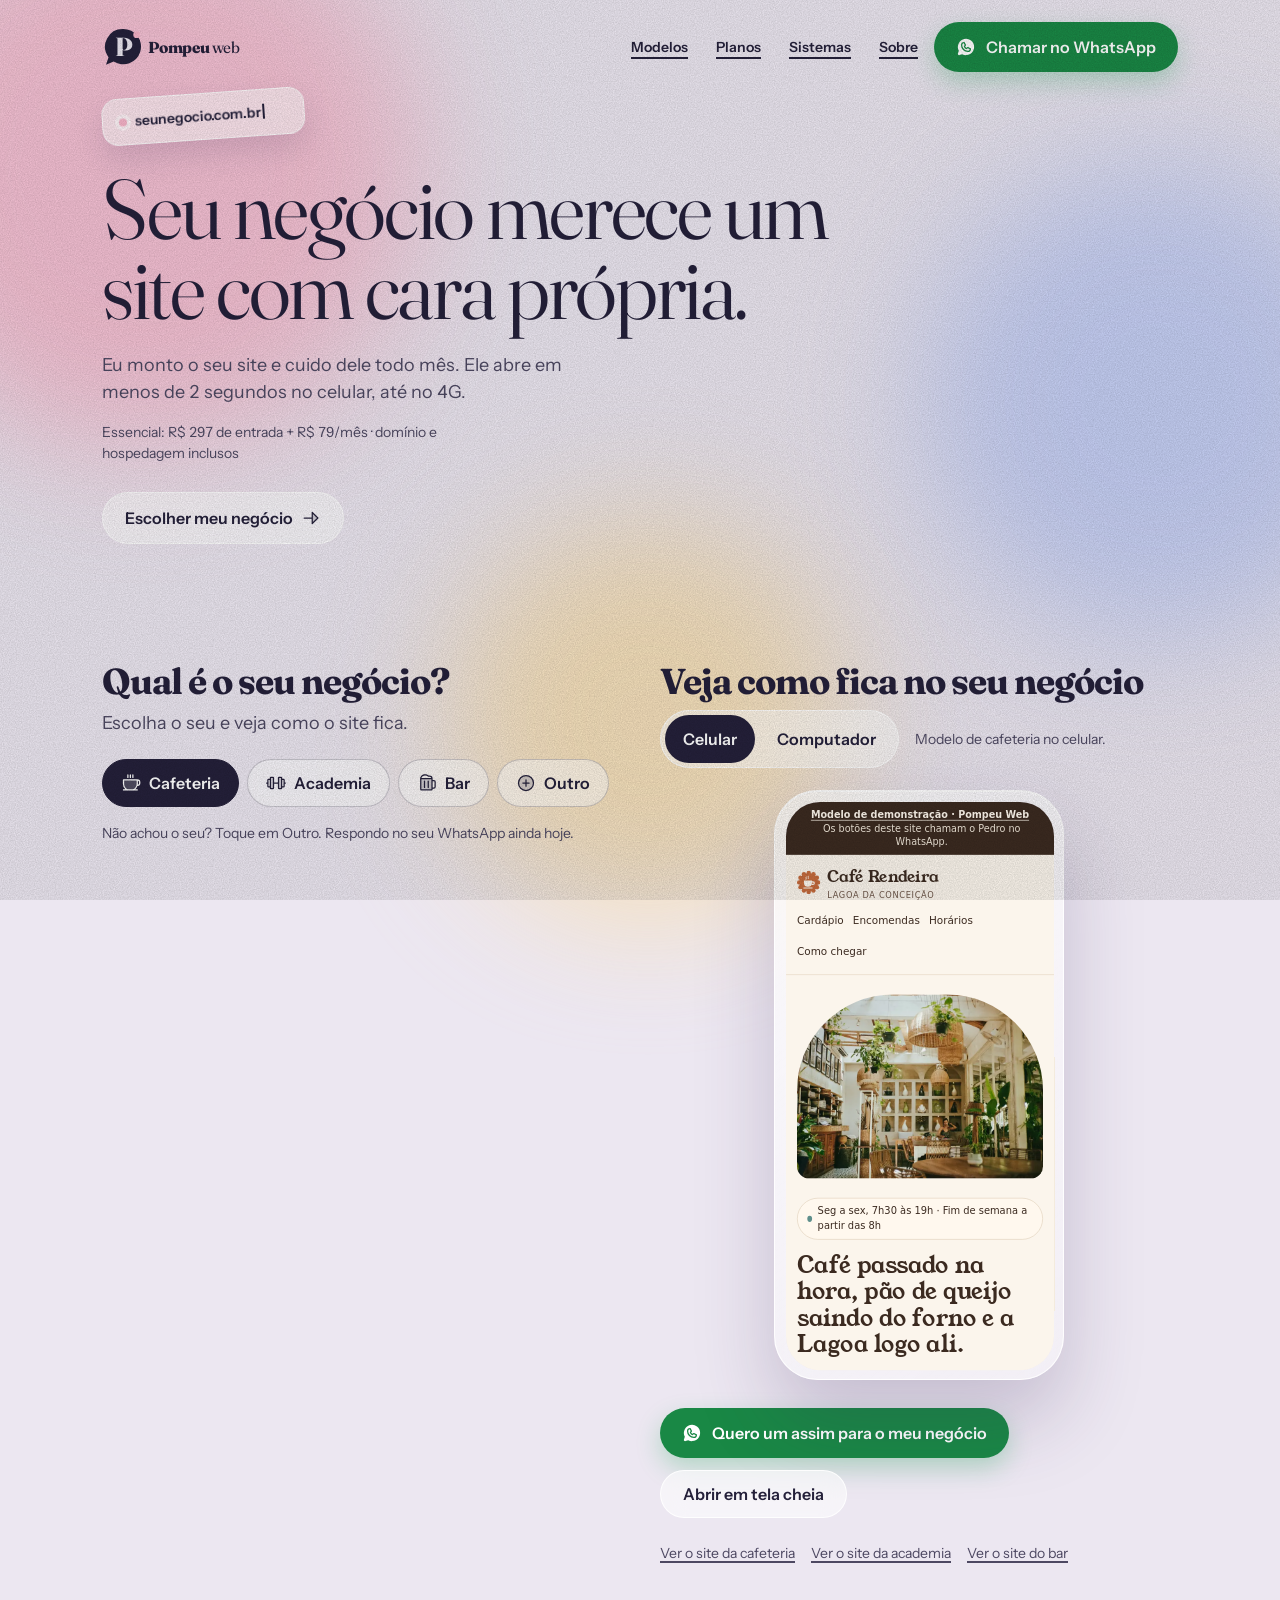
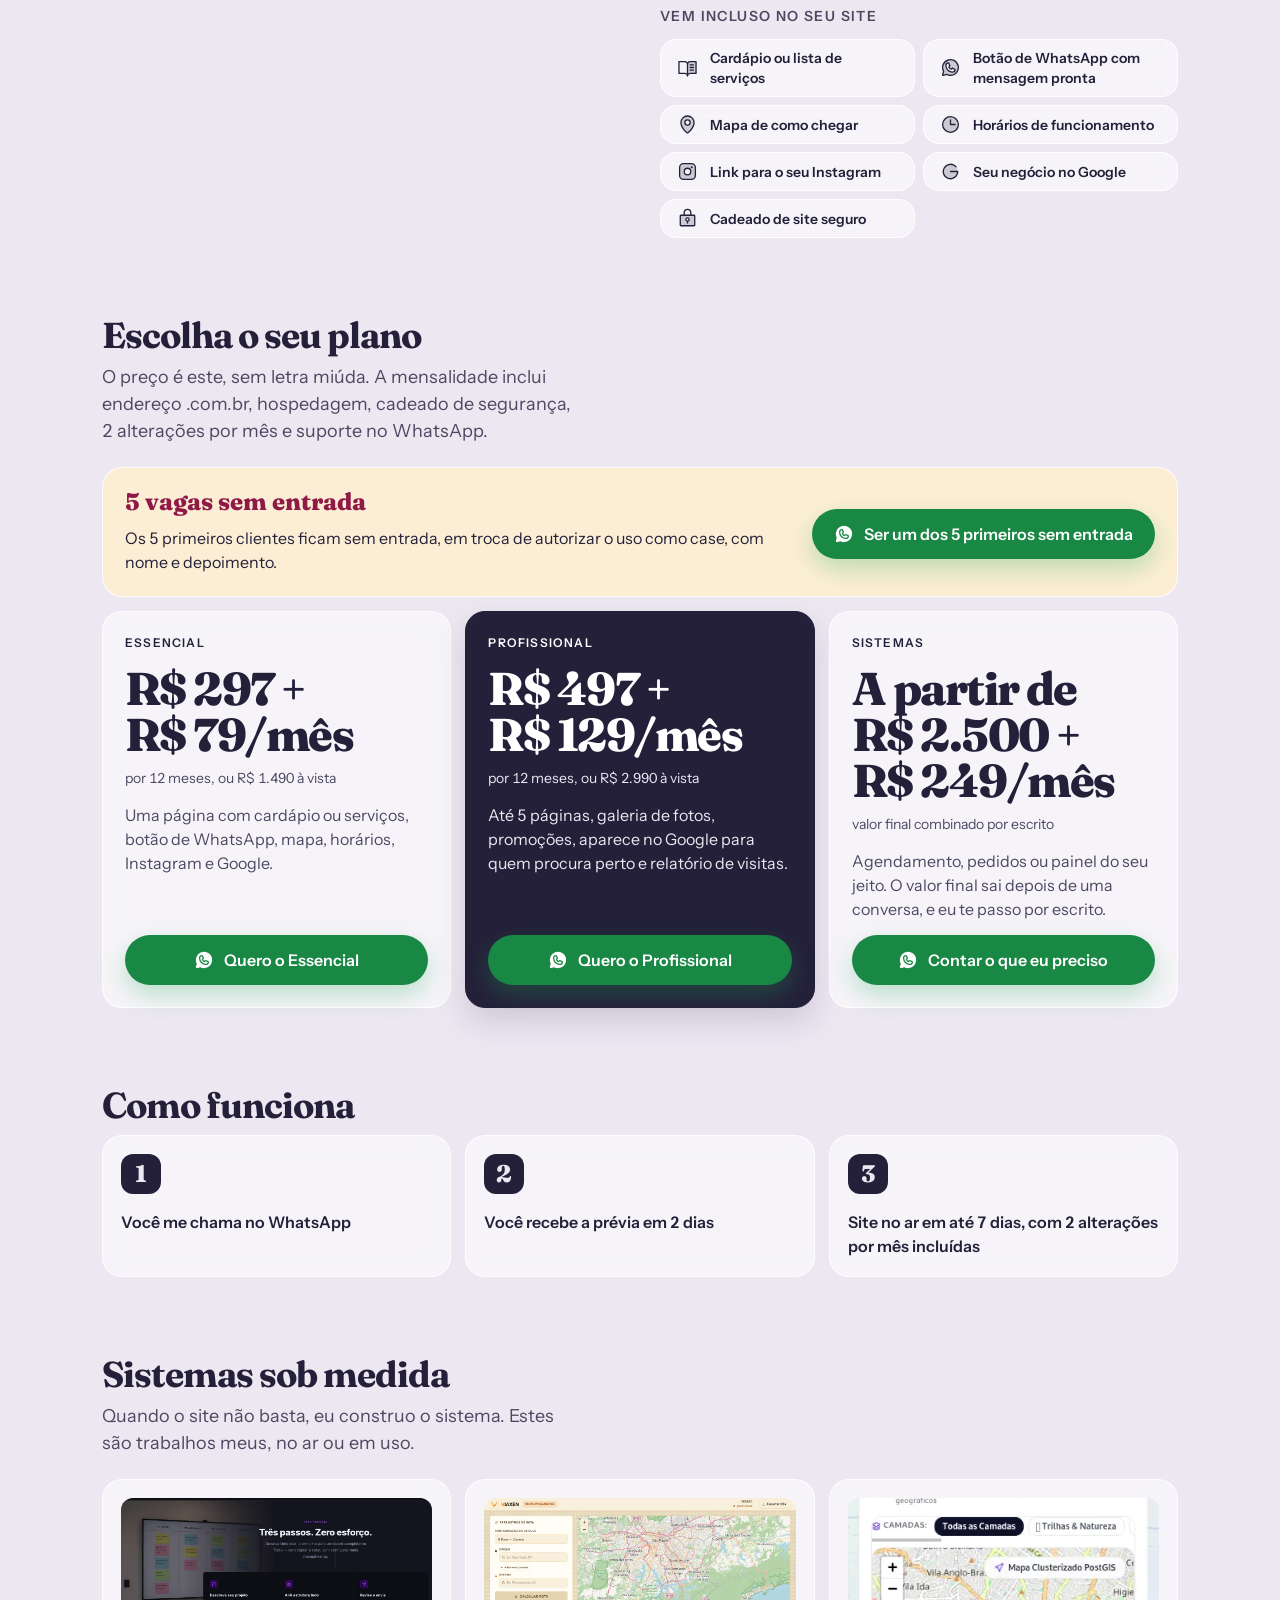
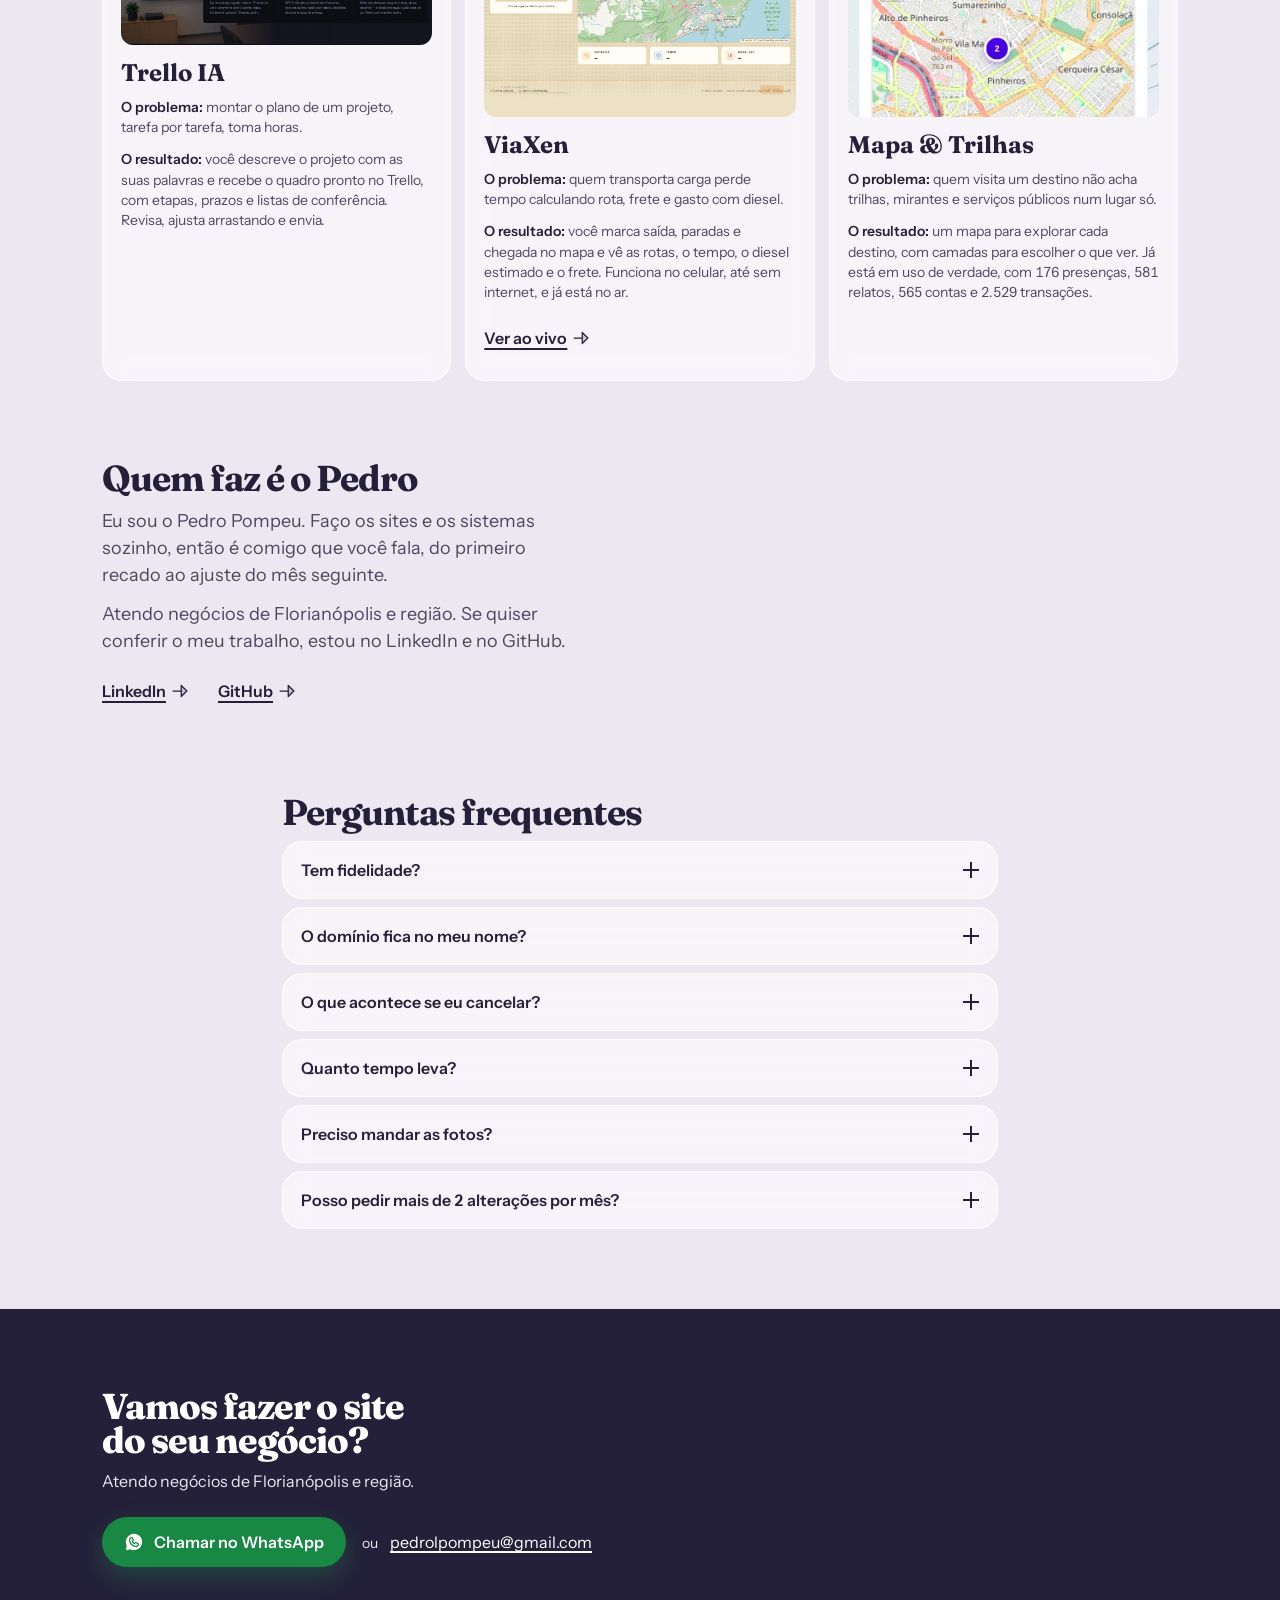
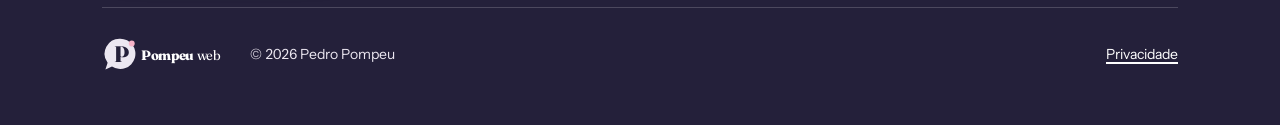
<file: index.html>
<!doctype html>
<html lang="pt-BR">
<head>
<meta charset="utf-8">
<meta name="viewport" content="width=device-width, initial-scale=1">
<title>Sites para comércio em Florianópolis | Pompeu Web</title>
<meta name="description" content="Sites e sistemas para comércio local. Atendo negócios de Florianópolis e região. Prévia em 2 dias, site no ar em até 7 dias, a partir de R$ 297 + R$ 79/mês.">
<link rel="canonical" href="https://pedropompeu.github.io/">
<meta property="og:type" content="website">
<meta property="og:url" content="https://pedropompeu.github.io/">
<meta property="og:title" content="Seu negócio merece um site com cara própria | Pompeu Web">
<meta property="og:description" content="Sites e sistemas para comércio local em Florianópolis e região. Veja o modelo do seu negócio e chame no WhatsApp.">
<meta property="og:image" content="https://pedropompeu.github.io/assets/img/og.png">
<meta property="og:image:width" content="1200">
<meta property="og:image:height" content="630">
<meta property="og:locale" content="pt_BR">
<link rel="icon" type="image/svg+xml" href="assets/img/favicon.svg">
<link rel="preload" href="assets/fonts/fraunces-var.woff2" as="font" type="font/woff2" crossorigin>
<link rel="preload" href="assets/fonts/instrument-sans-400.woff2" as="font" type="font/woff2" crossorigin>
<link rel="stylesheet" href="assets/css/tokens.css">
<link rel="stylesheet" href="assets/css/site.css">
<script type="application/ld+json">
{
  "@context": "https://schema.org",
  "@type": "ProfessionalService",
  "name": "Pompeu Web",
  "url": "https://pedropompeu.github.io/",
  "description": "Sites e sistemas para comércio local.",
  "telephone": "+55-53-98109-7510",
  "email": "pedrolpompeu@gmail.com",
  "image": "https://pedropompeu.github.io/assets/img/og.png",
  "areaServed": {"@type": "AdministrativeArea", "name": "Florianópolis e região"},
  "founder": {"@type": "Person", "name": "Pedro Pompeu"},
  "sameAs": ["https://www.linkedin.com/in/pedro-pompeu/", "https://github.com/pedropompeu"]
}
</script>
</head>
<body>
<a class="pular" href="#conteudo">Pular para o conteúdo</a>

<header class="cabecalho">
  <a class="logo" href="#topo"><svg class="logo-svg" xmlns="http://www.w3.org/2000/svg" viewBox="0 0 492 150" width="140" height="43" role="img" aria-label="Pompeu Web"><path class="logo-balao" d="M75 10a62 62 0 1 1-34 113.8L14 136l9-27A62 62 0 0 1 75 10z"/><text class="logo-letra" x="78" y="106" text-anchor="middle" font-size="92">P</text><circle class="logo-ponto" cx="122" cy="30" r="12"/><text class="logo-nome" x="160" y="96" font-size="56"><tspan class="logo-nome-forte">Pompeu</tspan><tspan class="logo-nome-leve"> web</tspan></text></svg></a>
  <nav class="menu" aria-label="Principal">
    <a href="#modelos">Modelos</a>
    <a href="#planos">Planos</a>
    <a href="#sistemas">Sistemas</a>
    <a href="#sobre">Sobre</a>
  </nav>
  <a class="btn-whats" id="whats-topo" href="https://wa.me/5553981097510?text=Oi%2C%20Pedro!%20Tenho%20um%20neg%C3%B3cio%20de%20______%20e%20quero%20ver%20como%20ficaria%20o%20meu%20site.%0A%0A(ref%3A%20home-topo)"><svg aria-hidden="true" focusable="false" width="20" height="20" xmlns="http://www.w3.org/2000/svg" viewBox="0 0 256 256" fill="currentColor"><path d="M152.58,145.23l23,11.48A24,24,0,0,1,152,176a72.08,72.08,0,0,1-72-72A24,24,0,0,1,99.29,80.46l11.48,23L101,118a8,8,0,0,0-.73,7.51,56.47,56.47,0,0,0,30.15,30.15A8,8,0,0,0,138,155ZM232,128A104,104,0,0,1,79.12,219.82L45.07,231.17a16,16,0,0,1-20.24-20.24l11.35-34.05A104,104,0,1,1,232,128Zm-40,24a8,8,0,0,0-4.42-7.16l-32-16a8,8,0,0,0-8,.5l-14.69,9.8a40.55,40.55,0,0,1-16-16l9.8-14.69a8,8,0,0,0,.5-8l-16-32A8,8,0,0,0,104,64a40,40,0,0,0-40,40,88.1,88.1,0,0,0,88,88A40,40,0,0,0,192,152Z"/></svg><span>Chamar no WhatsApp</span></a>
</header>

<main id="conteudo">
<section id="topo" class="hero" aria-labelledby="titulo-home">
  <span class="mancha mancha-1" aria-hidden="true"></span>
  <span class="mancha mancha-2" aria-hidden="true"></span>
  <span class="mancha mancha-3" aria-hidden="true"></span>
  <p class="url-tag" id="hero-url"><span class="sr-only">seunegocio.com.br</span><span id="hero-endereco" aria-hidden="true">seunegocio.com.br</span></p>
  <h1 id="titulo-home">Seu negócio merece um site com cara própria.</h1>
  <p class="hero-texto">Eu monto o seu site e cuido dele todo mês. Ele abre em menos de 2 segundos no celular, até no 4G.</p>
  <p class="hero-preco">Essencial: R$ 297 de entrada + R$ 79/mês · domínio e hospedagem inclusos</p>
  <p class="hero-acoes"><a class="btn-vidro" href="#modelos">Escolher meu negócio <svg aria-hidden="true" focusable="false" width="20" height="20" xmlns="http://www.w3.org/2000/svg" viewBox="0 0 256 256" fill="currentColor"><path d="M216,128l-72,72V56Z" opacity="0.2"/><path d="M221.66,122.34l-72-72A8,8,0,0,0,136,56v64H40a8,8,0,0,0,0,16h96v64a8,8,0,0,0,13.66,5.66l72-72A8,8,0,0,0,221.66,122.34ZM152,180.69V75.31L204.69,128Z"/></svg></a></p>
</section>

<div class="fluxo">
<section id="modelos" class="secao" aria-labelledby="titulo-modelos">
  <h2 id="titulo-modelos">Qual é o seu negócio?</h2>
  <p class="secao-texto">Escolha o seu e veja como o site fica.</p>
  <div class="segmentos">
    <button type="button" class="segmento" data-segmento="cafeteria" data-modelo="modelos/cafeteria/" data-nome="Café Rendeira" data-local="Lagoa da Conceição"><svg aria-hidden="true" focusable="false" width="20" height="20" xmlns="http://www.w3.org/2000/svg" viewBox="0 0 256 256" fill="currentColor"><path d="M208,88v48a88,88,0,0,1-51.3,80H83.3A88,88,0,0,1,32,136V88Z" opacity="0.2"/><path d="M80,56V24a8,8,0,0,1,16,0V56a8,8,0,0,1-16,0Zm40,8a8,8,0,0,0,8-8V24a8,8,0,0,0-16,0V56A8,8,0,0,0,120,64Zm32,0a8,8,0,0,0,8-8V24a8,8,0,0,0-16,0V56A8,8,0,0,0,152,64Zm96,56v8a40,40,0,0,1-37.51,39.91,96.59,96.59,0,0,1-27,40.09H208a8,8,0,0,1,0,16H32a8,8,0,0,1,0-16H56.54A96.3,96.3,0,0,1,24,136V88a8,8,0,0,1,8-8H208A40,40,0,0,1,248,120ZM200,96H40v40a80.27,80.27,0,0,0,45.12,72h69.76A80.27,80.27,0,0,0,200,136Zm32,24a24,24,0,0,0-16-22.62V136a95.78,95.78,0,0,1-1.2,15A24,24,0,0,0,232,128Z"/></svg><span>Cafeteria</span></button>
    <button type="button" class="segmento" data-segmento="academia" data-modelo="modelos/academia/" data-nome="Força Campeche" data-local="Campeche"><svg aria-hidden="true" focusable="false" width="20" height="20" xmlns="http://www.w3.org/2000/svg" viewBox="0 0 256 256" fill="currentColor"><path d="M96,64V192a8,8,0,0,1-8,8H64a8,8,0,0,1-8-8V64a8,8,0,0,1,8-8H88A8,8,0,0,1,96,64Zm96-8H168a8,8,0,0,0-8,8V192a8,8,0,0,0,8,8h24a8,8,0,0,0,8-8V64A8,8,0,0,0,192,56Z" opacity="0.2"/><path d="M248,120h-8V88a16,16,0,0,0-16-16H208V64a16,16,0,0,0-16-16H168a16,16,0,0,0-16,16v56H104V64A16,16,0,0,0,88,48H64A16,16,0,0,0,48,64v8H32A16,16,0,0,0,16,88v32H8a8,8,0,0,0,0,16h8v32a16,16,0,0,0,16,16H48v8a16,16,0,0,0,16,16H88a16,16,0,0,0,16-16V136h48v56a16,16,0,0,0,16,16h24a16,16,0,0,0,16-16v-8h16a16,16,0,0,0,16-16V136h8a8,8,0,0,0,0-16ZM32,168V88H48v80Zm56,24H64V64H88V192Zm104,0H168V64h24V175.83c0,.06,0,.11,0,.17s0,.12,0,.17V192Zm32-24H208V88h16Z"/></svg><span>Academia</span></button>
    <button type="button" class="segmento" data-segmento="bar" data-modelo="modelos/bar/" data-nome="Bar da Trindade" data-local="Trindade"><svg aria-hidden="true" focusable="false" width="20" height="20" xmlns="http://www.w3.org/2000/svg" viewBox="0 0 256 256" fill="currentColor"><path d="M192,72V208a8,8,0,0,1-8,8H56a8,8,0,0,1-8-8V72Z" opacity="0.2"/><path d="M104,104v80a8,8,0,0,1-16,0V104a8,8,0,0,1,16,0Zm40-8a8,8,0,0,0-8,8v80a8,8,0,0,0,16,0V104A8,8,0,0,0,144,96Zm96,16v64a24,24,0,0,1-24,24H200v8a16,16,0,0,1-16,16H56a16,16,0,0,1-16-16V72c0-30.88,28.71-56,64-56,16.77,0,32.91,5.8,44.82,16H160a40,40,0,0,1,40,40V88h16A24,24,0,0,1,240,112ZM57,64H182.62A24,24,0,0,0,160,48H145.74a8,8,0,0,1-5.53-2.22C131.06,37,117.87,32,104,32,80.82,32,61.43,45.76,57,64ZM184,208V192.17c0-.06,0-.11,0-.17s0-.11,0-.17V80H56V208H184Zm40-96a8,8,0,0,0-8-8H200v80h16a8,8,0,0,0,8-8Z"/></svg><span>Bar</span></button>
    <a class="segmento" data-segmento="outro" href="https://wa.me/5553981097510?text=Oi%2C%20Pedro!%20Tenho%20um%20neg%C3%B3cio%20de%20______%20e%20quero%20ver%20como%20ficaria%20o%20meu%20site.%0A%0A(ref%3A%20home-outro)"><svg aria-hidden="true" focusable="false" width="20" height="20" xmlns="http://www.w3.org/2000/svg" viewBox="0 0 256 256" fill="currentColor"><path d="M224,128a96,96,0,1,1-96-96A96,96,0,0,1,224,128Z" opacity="0.2"/><path d="M128,24A104,104,0,1,0,232,128,104.11,104.11,0,0,0,128,24Zm0,192a88,88,0,1,1,88-88A88.1,88.1,0,0,1,128,216Zm48-88a8,8,0,0,1-8,8H136v32a8,8,0,0,1-16,0V136H88a8,8,0,0,1,0-16h32V88a8,8,0,0,1,16,0v32h32A8,8,0,0,1,176,128Z"/></svg><span>Outro</span></a>
  </div>
  <p class="secao-nota">Não achou o seu? Toque em Outro. Respondo no seu WhatsApp ainda hoje.</p>
</section>

<section id="previa" class="secao" aria-labelledby="titulo-previa">
  <h2 id="titulo-previa">Veja como fica no seu negócio</h2>
  <div class="previa-barra">
    <div role="tablist" aria-label="Tamanho da tela">
      <button type="button" role="tab" id="aba-celular" data-modo="celular" aria-selected="true">Celular</button>
      <button type="button" role="tab" id="aba-computador" data-modo="computador" aria-selected="false" tabindex="-1">Computador</button>
    </div>
    <p id="previa-status" aria-live="polite">Toque num negócio para ver o modelo.</p>
  </div>
  <div id="celular" class="celular">
    <iframe id="previa-frame" title="Prévia do modelo escolhido" data-src="modelos/cafeteria/" width="390" height="760" loading="lazy"></iframe>
  </div>
  <p class="previa-acoes">
    <a class="btn-whats" id="previa-quero" href="https://wa.me/5553981097510?text=Oi%2C%20Pedro!%20Vi%20o%20modelo%20de%20cafeteria%20no%20site%20e%20quero%20um%20assim%20para%20o%20meu%20caf%C3%A9.%0A%0A(ref%3A%20home-previa-cafeteria)"><svg aria-hidden="true" focusable="false" width="20" height="20" xmlns="http://www.w3.org/2000/svg" viewBox="0 0 256 256" fill="currentColor"><path d="M152.58,145.23l23,11.48A24,24,0,0,1,152,176a72.08,72.08,0,0,1-72-72A24,24,0,0,1,99.29,80.46l11.48,23L101,118a8,8,0,0,0-.73,7.51,56.47,56.47,0,0,0,30.15,30.15A8,8,0,0,0,138,155ZM232,128A104,104,0,0,1,79.12,219.82L45.07,231.17a16,16,0,0,1-20.24-20.24l11.35-34.05A104,104,0,1,1,232,128Zm-40,24a8,8,0,0,0-4.42-7.16l-32-16a8,8,0,0,0-8,.5l-14.69,9.8a40.55,40.55,0,0,1-16-16l9.8-14.69a8,8,0,0,0,.5-8l-16-32A8,8,0,0,0,104,64a40,40,0,0,0-40,40,88.1,88.1,0,0,0,88,88A40,40,0,0,0,192,152Z"/></svg><span>Quero um assim para o meu negócio</span></a>
    <a class="btn-vidro" id="previa-abrir" href="modelos/cafeteria/">Abrir em tela cheia</a>
  </p>
  <ul class="previa-links" aria-label="Ver cada modelo em tela cheia">
    <li><a href="modelos/cafeteria/">Ver o site da cafeteria</a></li>
    <li><a href="modelos/academia/">Ver o site da academia</a></li>
    <li><a href="modelos/bar/">Ver o site do bar</a></li>
  </ul>
  <h3 class="lista-titulo">Vem incluso no seu site</h3>
  <ul class="incluso">
    <li><svg aria-hidden="true" focusable="false" width="20" height="20" xmlns="http://www.w3.org/2000/svg" viewBox="0 0 256 256" fill="currentColor"><path d="M232,56V200H160a32,32,0,0,0-32,32V88a32,32,0,0,1,32-32Z" opacity="0.2"/><path d="M232,48H160a40,40,0,0,0-32,16A40,40,0,0,0,96,48H24a8,8,0,0,0-8,8V200a8,8,0,0,0,8,8H96a24,24,0,0,1,24,24,8,8,0,0,0,16,0,24,24,0,0,1,24-24h72a8,8,0,0,0,8-8V56A8,8,0,0,0,232,48ZM96,192H32V64H96a24,24,0,0,1,24,24V200A39.81,39.81,0,0,0,96,192Zm128,0H160a39.81,39.81,0,0,0-24,8V88a24,24,0,0,1,24-24h64ZM160,88h40a8,8,0,0,1,0,16H160a8,8,0,0,1,0-16Zm48,40a8,8,0,0,1-8,8H160a8,8,0,0,1,0-16h40A8,8,0,0,1,208,128Zm0,32a8,8,0,0,1-8,8H160a8,8,0,0,1,0-16h40A8,8,0,0,1,208,160Z"/></svg><span>Cardápio ou lista de serviços</span></li>
    <li><svg aria-hidden="true" focusable="false" width="20" height="20" xmlns="http://www.w3.org/2000/svg" viewBox="0 0 256 256" fill="currentColor"><path d="M128,32A96,96,0,0,0,44.89,176.07L32.42,213.46a8,8,0,0,0,10.12,10.12l37.39-12.47A96,96,0,1,0,128,32Zm24,152a80,80,0,0,1-80-80,32,32,0,0,1,32-32l16,32-12.32,18.47a48.19,48.19,0,0,0,25.85,25.85L152,136l32,16A32,32,0,0,1,152,184Z" opacity="0.2"/><path d="M187.58,144.84l-32-16a8,8,0,0,0-8,.5l-14.69,9.8a40.55,40.55,0,0,1-16-16l9.8-14.69a8,8,0,0,0,.5-8l-16-32A8,8,0,0,0,104,64a40,40,0,0,0-40,40,88.1,88.1,0,0,0,88,88,40,40,0,0,0,40-40A8,8,0,0,0,187.58,144.84ZM152,176a72.08,72.08,0,0,1-72-72A24,24,0,0,1,99.29,80.46l11.48,23L101,118a8,8,0,0,0-.73,7.51,56.47,56.47,0,0,0,30.15,30.15A8,8,0,0,0,138,155l14.62-9.74,23,11.48A24,24,0,0,1,152,176ZM128,24A104,104,0,0,0,36.18,176.88L24.83,210.93a16,16,0,0,0,20.24,20.24l34.05-11.35A104,104,0,1,0,128,24Zm0,192a87.87,87.87,0,0,1-44.06-11.81,8,8,0,0,0-6.54-.67L40,216,52.47,178.6a8,8,0,0,0-.66-6.54A88,88,0,1,1,128,216Z"/></svg><span>Botão de WhatsApp com mensagem pronta</span></li>
    <li><svg aria-hidden="true" focusable="false" width="20" height="20" xmlns="http://www.w3.org/2000/svg" viewBox="0 0 256 256" fill="currentColor"><path d="M128,24a80,80,0,0,0-80,80c0,72,80,128,80,128s80-56,80-128A80,80,0,0,0,128,24Zm0,112a32,32,0,1,1,32-32A32,32,0,0,1,128,136Z" opacity="0.2"/><path d="M128,64a40,40,0,1,0,40,40A40,40,0,0,0,128,64Zm0,64a24,24,0,1,1,24-24A24,24,0,0,1,128,128Zm0-112a88.1,88.1,0,0,0-88,88c0,31.4,14.51,64.68,42,96.25a254.19,254.19,0,0,0,41.45,38.3,8,8,0,0,0,9.18,0A254.19,254.19,0,0,0,174,200.25c27.45-31.57,42-64.85,42-96.25A88.1,88.1,0,0,0,128,16Zm0,206c-16.53-13-72-60.75-72-118a72,72,0,0,1,144,0C200,161.23,144.53,209,128,222Z"/></svg><span>Mapa de como chegar</span></li>
    <li><svg aria-hidden="true" focusable="false" width="20" height="20" xmlns="http://www.w3.org/2000/svg" viewBox="0 0 256 256" fill="currentColor"><path d="M224,128a96,96,0,1,1-96-96A96,96,0,0,1,224,128Z" opacity="0.2"/><path d="M128,24A104,104,0,1,0,232,128,104.11,104.11,0,0,0,128,24Zm0,192a88,88,0,1,1,88-88A88.1,88.1,0,0,1,128,216Zm64-88a8,8,0,0,1-8,8H128a8,8,0,0,1-8-8V72a8,8,0,0,1,16,0v48h48A8,8,0,0,1,192,128Z"/></svg><span>Horários de funcionamento</span></li>
    <li><svg aria-hidden="true" focusable="false" width="20" height="20" xmlns="http://www.w3.org/2000/svg" viewBox="0 0 256 256" fill="currentColor"><path d="M176,32H80A48,48,0,0,0,32,80v96a48,48,0,0,0,48,48h96a48,48,0,0,0,48-48V80A48,48,0,0,0,176,32ZM128,168a40,40,0,1,1,40-40A40,40,0,0,1,128,168Z" opacity="0.2"/><path d="M176,24H80A56.06,56.06,0,0,0,24,80v96a56.06,56.06,0,0,0,56,56h96a56.06,56.06,0,0,0,56-56V80A56.06,56.06,0,0,0,176,24Zm40,152a40,40,0,0,1-40,40H80a40,40,0,0,1-40-40V80A40,40,0,0,1,80,40h96a40,40,0,0,1,40,40ZM128,80a48,48,0,1,0,48,48A48.05,48.05,0,0,0,128,80Zm0,80a32,32,0,1,1,32-32A32,32,0,0,1,128,160Zm64-84a12,12,0,1,1-12-12A12,12,0,0,1,192,76Z"/></svg><span>Link para o seu Instagram</span></li>
    <li><svg aria-hidden="true" focusable="false" width="20" height="20" xmlns="http://www.w3.org/2000/svg" viewBox="0 0 256 256" fill="currentColor"><path d="M216,128a88,88,0,1,1-88-88A88,88,0,0,1,216,128Z" opacity="0.2"/><path d="M224,128a96,96,0,1,1-21.95-61.09,8,8,0,1,1-12.33,10.18A80,80,0,1,0,207.6,136H128a8,8,0,0,1,0-16h88A8,8,0,0,1,224,128Z"/></svg><span>Seu negócio no Google</span></li>
    <li><svg aria-hidden="true" focusable="false" width="20" height="20" xmlns="http://www.w3.org/2000/svg" viewBox="0 0 256 256" fill="currentColor"><path d="M208,88H48a8,8,0,0,0-8,8V208a8,8,0,0,0,8,8H208a8,8,0,0,0,8-8V96A8,8,0,0,0,208,88Zm-80,72a20,20,0,1,1,20-20A20,20,0,0,1,128,160Z" opacity="0.2"/><path d="M208,80H176V56a48,48,0,0,0-96,0V80H48A16,16,0,0,0,32,96V208a16,16,0,0,0,16,16H208a16,16,0,0,0,16-16V96A16,16,0,0,0,208,80ZM96,56a32,32,0,0,1,64,0V80H96ZM208,208H48V96H208V208Zm-80-96a28,28,0,0,0-8,54.83V184a8,8,0,0,0,16,0V166.83A28,28,0,0,0,128,112Zm0,40a12,12,0,1,1,12-12A12,12,0,0,1,128,152Z"/></svg><span>Cadeado de site seguro</span></li>
  </ul>
</section>
</div>

<section id="planos" class="secao" aria-labelledby="titulo-planos">
  <h2 id="titulo-planos">Escolha o seu plano</h2>
  <p class="secao-texto">O preço é este, sem letra miúda. A mensalidade inclui endereço .com.br, hospedagem, cadeado de segurança, 2 alterações por mês e suporte no WhatsApp.</p>

  <div id="oferta" class="oferta" data-oferta="lancamento">
    <p class="oferta-vagas"><strong id="oferta-vagas">5 vagas sem entrada</strong></p>
    <p><span id="oferta-primeiros">Os 5 primeiros clientes ficam</span> sem entrada, em troca de autorizar o uso como case, com nome e depoimento.</p>
    <p><a class="btn-whats" id="oferta-cta" href="https://wa.me/5553981097510?text=Oi%2C%20Pedro!%20Quero%20ser%20um%20dos%205%20primeiros%20clientes%20sem%20entrada.%20Meu%20neg%C3%B3cio%20%C3%A9%20______.%0A%0A(ref%3A%20home-lancamento)"><svg aria-hidden="true" focusable="false" width="20" height="20" xmlns="http://www.w3.org/2000/svg" viewBox="0 0 256 256" fill="currentColor"><path d="M152.58,145.23l23,11.48A24,24,0,0,1,152,176a72.08,72.08,0,0,1-72-72A24,24,0,0,1,99.29,80.46l11.48,23L101,118a8,8,0,0,0-.73,7.51,56.47,56.47,0,0,0,30.15,30.15A8,8,0,0,0,138,155ZM232,128A104,104,0,0,1,79.12,219.82L45.07,231.17a16,16,0,0,1-20.24-20.24l11.35-34.05A104,104,0,1,1,232,128Zm-40,24a8,8,0,0,0-4.42-7.16l-32-16a8,8,0,0,0-8,.5l-14.69,9.8a40.55,40.55,0,0,1-16-16l9.8-14.69a8,8,0,0,0,.5-8l-16-32A8,8,0,0,0,104,64a40,40,0,0,0-40,40,88.1,88.1,0,0,0,88,88A40,40,0,0,0,192,152Z"/></svg><span>Ser um dos 5 primeiros sem entrada</span></a></p>
  </div>

  <div class="planos">
    <article class="plano">
      <h3>Essencial</h3>
      <p class="plano-preco">R$ 297 + R$ 79/mês</p>
      <p class="plano-detalhe">por 12 meses, ou R$ 1.490 à vista</p>
      <p>Uma página com cardápio ou serviços, botão de WhatsApp, mapa, horários, Instagram e Google.</p>
      <a class="btn-whats plano-cta" data-plano="essencial" href="https://wa.me/5553981097510?text=Oi%2C%20Pedro!%20Quero%20o%20plano%20Essencial%20(R%24%20297%20%2B%20R%24%2079%2Fm%C3%AAs).%20Meu%20neg%C3%B3cio%20%C3%A9%20______.%0A%0A(ref%3A%20home-essencial)"><svg aria-hidden="true" focusable="false" width="20" height="20" xmlns="http://www.w3.org/2000/svg" viewBox="0 0 256 256" fill="currentColor"><path d="M152.58,145.23l23,11.48A24,24,0,0,1,152,176a72.08,72.08,0,0,1-72-72A24,24,0,0,1,99.29,80.46l11.48,23L101,118a8,8,0,0,0-.73,7.51,56.47,56.47,0,0,0,30.15,30.15A8,8,0,0,0,138,155ZM232,128A104,104,0,0,1,79.12,219.82L45.07,231.17a16,16,0,0,1-20.24-20.24l11.35-34.05A104,104,0,1,1,232,128Zm-40,24a8,8,0,0,0-4.42-7.16l-32-16a8,8,0,0,0-8,.5l-14.69,9.8a40.55,40.55,0,0,1-16-16l9.8-14.69a8,8,0,0,0,.5-8l-16-32A8,8,0,0,0,104,64a40,40,0,0,0-40,40,88.1,88.1,0,0,0,88,88A40,40,0,0,0,192,152Z"/></svg><span>Quero o Essencial</span></a>
    </article>
    <article class="plano plano-destaque">
      <h3>Profissional</h3>
      <p class="plano-preco">R$ 497 + R$ 129/mês</p>
      <p class="plano-detalhe">por 12 meses, ou R$ 2.990 à vista</p>
      <p>Até 5 páginas, galeria de fotos, promoções, aparece no Google para quem procura perto e relatório de visitas.</p>
      <a class="btn-whats plano-cta" data-plano="profissional" href="https://wa.me/5553981097510?text=Oi%2C%20Pedro!%20Quero%20o%20plano%20Profissional%20(R%24%20497%20%2B%20R%24%20129%2Fm%C3%AAs).%20Meu%20neg%C3%B3cio%20%C3%A9%20______.%0A%0A(ref%3A%20home-profissional)"><svg aria-hidden="true" focusable="false" width="20" height="20" xmlns="http://www.w3.org/2000/svg" viewBox="0 0 256 256" fill="currentColor"><path d="M152.58,145.23l23,11.48A24,24,0,0,1,152,176a72.08,72.08,0,0,1-72-72A24,24,0,0,1,99.29,80.46l11.48,23L101,118a8,8,0,0,0-.73,7.51,56.47,56.47,0,0,0,30.15,30.15A8,8,0,0,0,138,155ZM232,128A104,104,0,0,1,79.12,219.82L45.07,231.17a16,16,0,0,1-20.24-20.24l11.35-34.05A104,104,0,1,1,232,128Zm-40,24a8,8,0,0,0-4.42-7.16l-32-16a8,8,0,0,0-8,.5l-14.69,9.8a40.55,40.55,0,0,1-16-16l9.8-14.69a8,8,0,0,0,.5-8l-16-32A8,8,0,0,0,104,64a40,40,0,0,0-40,40,88.1,88.1,0,0,0,88,88A40,40,0,0,0,192,152Z"/></svg><span>Quero o Profissional</span></a>
    </article>
    <article class="plano">
      <h3>Sistemas</h3>
      <p class="plano-preco">A partir de R$ 2.500 + R$ 249/mês</p>
      <p class="plano-detalhe">valor final combinado por escrito</p>
      <p>Agendamento, pedidos ou painel do seu jeito. O valor final sai depois de uma conversa, e eu te passo por escrito.</p>
      <a class="btn-whats plano-cta" data-plano="sistemas" href="https://wa.me/5553981097510?text=Oi%2C%20Pedro!%20Preciso%20de%20um%20sistema%20para%20o%20meu%20neg%C3%B3cio.%20Quero%20______%20(ex.%3A%20agendamento%2C%20pedidos).%0A%0A(ref%3A%20home-sistemas)"><svg aria-hidden="true" focusable="false" width="20" height="20" xmlns="http://www.w3.org/2000/svg" viewBox="0 0 256 256" fill="currentColor"><path d="M152.58,145.23l23,11.48A24,24,0,0,1,152,176a72.08,72.08,0,0,1-72-72A24,24,0,0,1,99.29,80.46l11.48,23L101,118a8,8,0,0,0-.73,7.51,56.47,56.47,0,0,0,30.15,30.15A8,8,0,0,0,138,155ZM232,128A104,104,0,0,1,79.12,219.82L45.07,231.17a16,16,0,0,1-20.24-20.24l11.35-34.05A104,104,0,1,1,232,128Zm-40,24a8,8,0,0,0-4.42-7.16l-32-16a8,8,0,0,0-8,.5l-14.69,9.8a40.55,40.55,0,0,1-16-16l9.8-14.69a8,8,0,0,0,.5-8l-16-32A8,8,0,0,0,104,64a40,40,0,0,0-40,40,88.1,88.1,0,0,0,88,88A40,40,0,0,0,192,152Z"/></svg><span>Contar o que eu preciso</span></a>
    </article>
  </div>
</section>

<section id="como-funciona" class="secao" aria-labelledby="titulo-como">
  <h2 id="titulo-como">Como funciona</h2>
  <ol class="passos">
    <li><span class="passo-num" aria-hidden="true">1</span><p>Você me chama no WhatsApp</p></li>
    <li><span class="passo-num" aria-hidden="true">2</span><p>Você recebe a prévia em 2 dias</p></li>
    <li><span class="passo-num" aria-hidden="true">3</span><p>Site no ar em até 7 dias, com 2 alterações por mês incluídas</p></li>
  </ol>
</section>

<section id="sistemas" class="secao" aria-labelledby="titulo-sistemas">
  <h2 id="titulo-sistemas">Sistemas sob medida</h2>
  <p class="secao-texto">Quando o site não basta, eu construo o sistema. Estes são trabalhos meus, no ar ou em uso.</p>
  <div class="casos">
    <article class="caso">
      <img src="assets/img/sistemas/trello-ia.webp" alt="Tela inicial do Trello IA, que transforma uma ideia escrita em um quadro de tarefas pronto" width="1200" height="566" loading="lazy" decoding="async">
      <h3>Trello IA</h3>
      <p><strong>O problema:</strong> montar o plano de um projeto, tarefa por tarefa, toma horas.</p>
      <p><strong>O resultado:</strong> você descreve o projeto com as suas palavras e recebe o quadro pronto no Trello, com etapas, prazos e listas de conferência. Revisa, ajusta arrastando e envia.</p>
    </article>
    <article class="caso">
      <img src="assets/img/sistemas/viaxen.webp" alt="ViaXen: mapa com a rota de uma carreta, distância, tempo e diesel estimado" width="1100" height="773" loading="lazy" decoding="async">
      <h3>ViaXen</h3>
      <p><strong>O problema:</strong> quem transporta carga perde tempo calculando rota, frete e gasto com diesel.</p>
      <p><strong>O resultado:</strong> você marca saída, paradas e chegada no mapa e vê as rotas, o tempo, o diesel estimado e o frete. Funciona no celular, até sem internet, e já está no ar.</p>
      <p><a class="link-seta" href="https://via-xen.vercel.app/" target="_blank" rel="noopener">Ver ao vivo <svg aria-hidden="true" focusable="false" width="20" height="20" xmlns="http://www.w3.org/2000/svg" viewBox="0 0 256 256" fill="currentColor"><path d="M216,128l-72,72V56Z" opacity="0.2"/><path d="M221.66,122.34l-72-72A8,8,0,0,0,136,56v64H40a8,8,0,0,0,0,16h96v64a8,8,0,0,0,13.66,5.66l72-72A8,8,0,0,0,221.66,122.34ZM152,180.69V75.31L204.69,128Z"/></svg></a></p>
    </article>
    <article class="caso caso-mapa">
      <img src="assets/img/sistemas/mapa-trilhas.webp" alt="Mapa de trilhas e destinos com camadas para escolher o que ver" width="377" height="815" loading="lazy" decoding="async">
      <h3>Mapa &amp; Trilhas</h3>
      <p><strong>O problema:</strong> quem visita um destino não acha trilhas, mirantes e serviços públicos num lugar só.</p>
      <p><strong>O resultado:</strong> um mapa para explorar cada destino, com camadas para escolher o que ver. Já está em uso de verdade, com 176 presenças, 581 relatos, 565 contas e 2.529 transações.</p>
    </article>
  </div>
</section>

<section id="sobre" class="secao" aria-labelledby="titulo-sobre">
  <h2 id="titulo-sobre">Quem faz é o Pedro</h2>
  <p>Eu sou o Pedro Pompeu. Faço os sites e os sistemas sozinho, então é comigo que você fala, do primeiro recado ao ajuste do mês seguinte.</p>
  <p>Atendo negócios de Florianópolis e região. Se quiser conferir o meu trabalho, estou no LinkedIn e no GitHub.</p>
  <p class="sobre-links">
    <a class="link-seta" href="https://www.linkedin.com/in/pedro-pompeu/" target="_blank" rel="noopener">LinkedIn <svg aria-hidden="true" focusable="false" width="20" height="20" xmlns="http://www.w3.org/2000/svg" viewBox="0 0 256 256" fill="currentColor"><path d="M216,128l-72,72V56Z" opacity="0.2"/><path d="M221.66,122.34l-72-72A8,8,0,0,0,136,56v64H40a8,8,0,0,0,0,16h96v64a8,8,0,0,0,13.66,5.66l72-72A8,8,0,0,0,221.66,122.34ZM152,180.69V75.31L204.69,128Z"/></svg></a>
    <a class="link-seta" href="https://github.com/pedropompeu" target="_blank" rel="noopener">GitHub <svg aria-hidden="true" focusable="false" width="20" height="20" xmlns="http://www.w3.org/2000/svg" viewBox="0 0 256 256" fill="currentColor"><path d="M216,128l-72,72V56Z" opacity="0.2"/><path d="M221.66,122.34l-72-72A8,8,0,0,0,136,56v64H40a8,8,0,0,0,0,16h96v64a8,8,0,0,0,13.66,5.66l72-72A8,8,0,0,0,221.66,122.34ZM152,180.69V75.31L204.69,128Z"/></svg></a>
  </p>
</section>

<section id="faq" class="secao" aria-labelledby="titulo-faq">
  <h2 id="titulo-faq">Perguntas frequentes</h2>
  <details>
    <summary>Tem fidelidade?</summary>
    <p>Tem, de 12 meses. Se você cancelar antes, paga a diferença até o valor à vista (R$ 1.490 no Essencial, R$ 2.990 no Profissional) e leva o site.</p>
    <p>Depois dos 12 meses, não tem mais fidelidade. A mensalidade continua e você cancela quando quiser. O reajuste é anual, pelo IPCA.</p>
  </details>
  <details>
    <summary>O domínio fica no meu nome?</summary>
    <p>Fica. O endereço .com.br é registrado no seu nome, como pessoa ou como empresa, e não no meu.</p>
  </details>
  <details>
    <summary>O que acontece se eu cancelar?</summary>
    <p>Você leva o site. Se for antes dos 12 meses, paga só a diferença até o valor à vista. Depois disso, cancela quando quiser e leva o site sem pagar nada a mais.</p>
  </details>
  <details>
    <summary>Quanto tempo leva?</summary>
    <p>Você recebe a prévia em 2 dias e o site fica no ar em até 7 dias.</p>
  </details>
  <details>
    <summary>Preciso mandar as fotos?</summary>
    <p>Mande as que você tiver, pelo WhatsApp. Se não tiver fotos boas, me avise e a gente resolve junto.</p>
  </details>
  <details>
    <summary>Posso pedir mais de 2 alterações por mês?</summary>
    <p>Cada mês inclui 2 alterações. Elas não acumulam: o que você não usar não passa para o mês seguinte.</p>
  </details>
</section>
</main>

<footer class="rodape">
  <div class="rodape-chamada">
    <h2 class="rodape-titulo">Vamos fazer o site do seu negócio?</h2>
    <p>Atendo negócios de Florianópolis e região.</p>
    <p class="rodape-acoes"><a class="btn-whats" id="whats-rodape" href="https://wa.me/5553981097510?text=Oi%2C%20Pedro!%20Tenho%20um%20neg%C3%B3cio%20de%20______%20e%20quero%20ver%20como%20ficaria%20o%20meu%20site.%0A%0A(ref%3A%20home-rodape)"><svg aria-hidden="true" focusable="false" width="20" height="20" xmlns="http://www.w3.org/2000/svg" viewBox="0 0 256 256" fill="currentColor"><path d="M152.58,145.23l23,11.48A24,24,0,0,1,152,176a72.08,72.08,0,0,1-72-72A24,24,0,0,1,99.29,80.46l11.48,23L101,118a8,8,0,0,0-.73,7.51,56.47,56.47,0,0,0,30.15,30.15A8,8,0,0,0,138,155ZM232,128A104,104,0,0,1,79.12,219.82L45.07,231.17a16,16,0,0,1-20.24-20.24l11.35-34.05A104,104,0,1,1,232,128Zm-40,24a8,8,0,0,0-4.42-7.16l-32-16a8,8,0,0,0-8,.5l-14.69,9.8a40.55,40.55,0,0,1-16-16l9.8-14.69a8,8,0,0,0,.5-8l-16-32A8,8,0,0,0,104,64a40,40,0,0,0-40,40,88.1,88.1,0,0,0,88,88A40,40,0,0,0,192,152Z"/></svg><span>Chamar no WhatsApp</span></a> <span class="rodape-alt"><span class="rodape-ou">ou</span> <a href="mailto:pedrolpompeu@gmail.com">pedrolpompeu@gmail.com</a></span></p>
  </div>
  <div class="rodape-faixa">
    <a class="rodape-logo" href="#topo"><svg class="logo-svg" xmlns="http://www.w3.org/2000/svg" viewBox="0 0 492 150" width="120" height="37" role="img" aria-label="Pompeu Web"><path class="logo-balao" d="M75 10a62 62 0 1 1-34 113.8L14 136l9-27A62 62 0 0 1 75 10z"/><text class="logo-letra" x="78" y="106" text-anchor="middle" font-size="92">P</text><circle class="logo-ponto" cx="122" cy="30" r="12"/><text class="logo-nome" x="160" y="96" font-size="56"><tspan class="logo-nome-forte">Pompeu</tspan><tspan class="logo-nome-leve"> web</tspan></text></svg></a>
    <p>© 2026 Pedro Pompeu</p>
    <a href="privacidade.html">Privacidade</a>
  </div>
</footer>

<a class="btn-whats whats-fixo" id="whats-fixo" href="https://wa.me/5553981097510?text=Oi%2C%20Pedro!%20Tenho%20um%20neg%C3%B3cio%20de%20______%20e%20quero%20ver%20como%20ficaria%20o%20meu%20site.%0A%0A(ref%3A%20home-fixo)"><svg aria-hidden="true" focusable="false" width="20" height="20" xmlns="http://www.w3.org/2000/svg" viewBox="0 0 256 256" fill="currentColor"><path d="M152.58,145.23l23,11.48A24,24,0,0,1,152,176a72.08,72.08,0,0,1-72-72A24,24,0,0,1,99.29,80.46l11.48,23L101,118a8,8,0,0,0-.73,7.51,56.47,56.47,0,0,0,30.15,30.15A8,8,0,0,0,138,155ZM232,128A104,104,0,0,1,79.12,219.82L45.07,231.17a16,16,0,0,1-20.24-20.24l11.35-34.05A104,104,0,1,1,232,128Zm-40,24a8,8,0,0,0-4.42-7.16l-32-16a8,8,0,0,0-8,.5l-14.69,9.8a40.55,40.55,0,0,1-16-16l9.8-14.69a8,8,0,0,0,.5-8l-16-32A8,8,0,0,0,104,64a40,40,0,0,0-40,40,88.1,88.1,0,0,0,88,88A40,40,0,0,0,192,152Z"/></svg><span>Chamar no WhatsApp</span></a>

<script type="module" src="assets/js/site.js"></script>
</body>
</html>
</file>
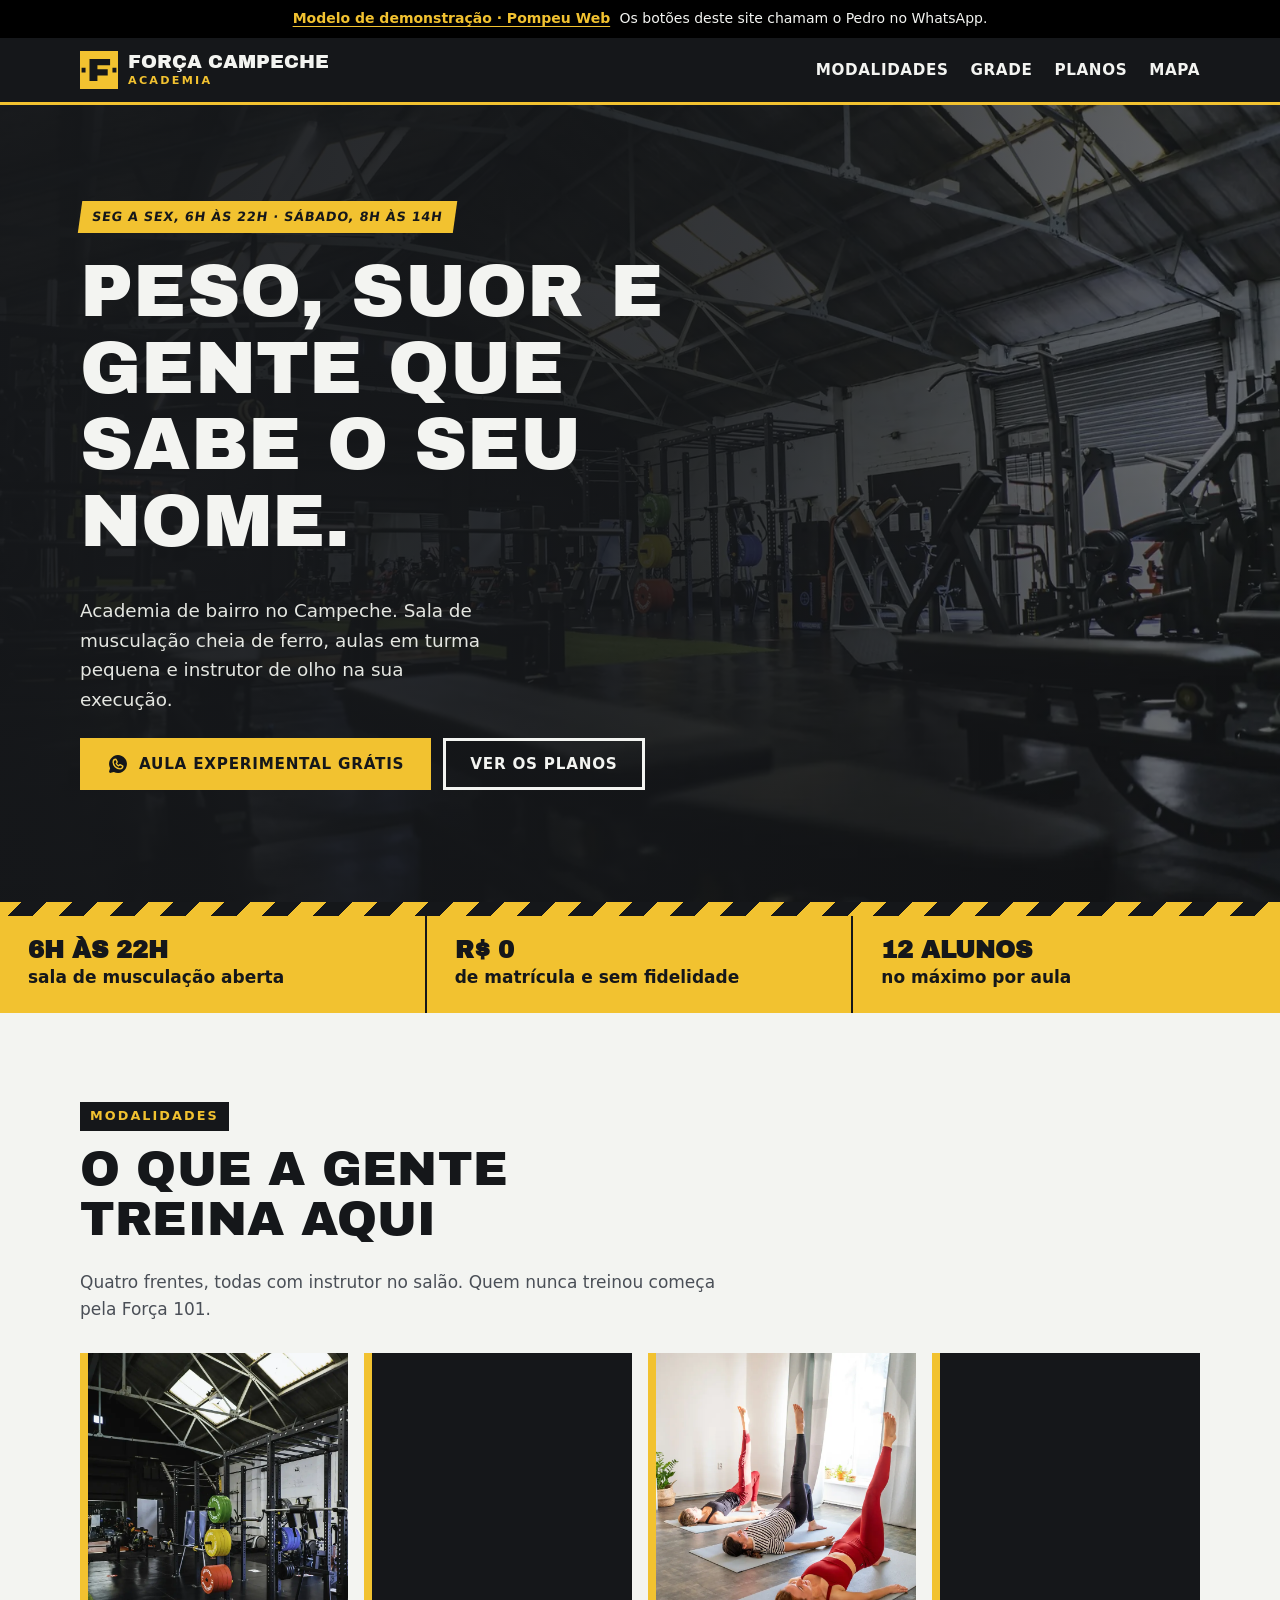
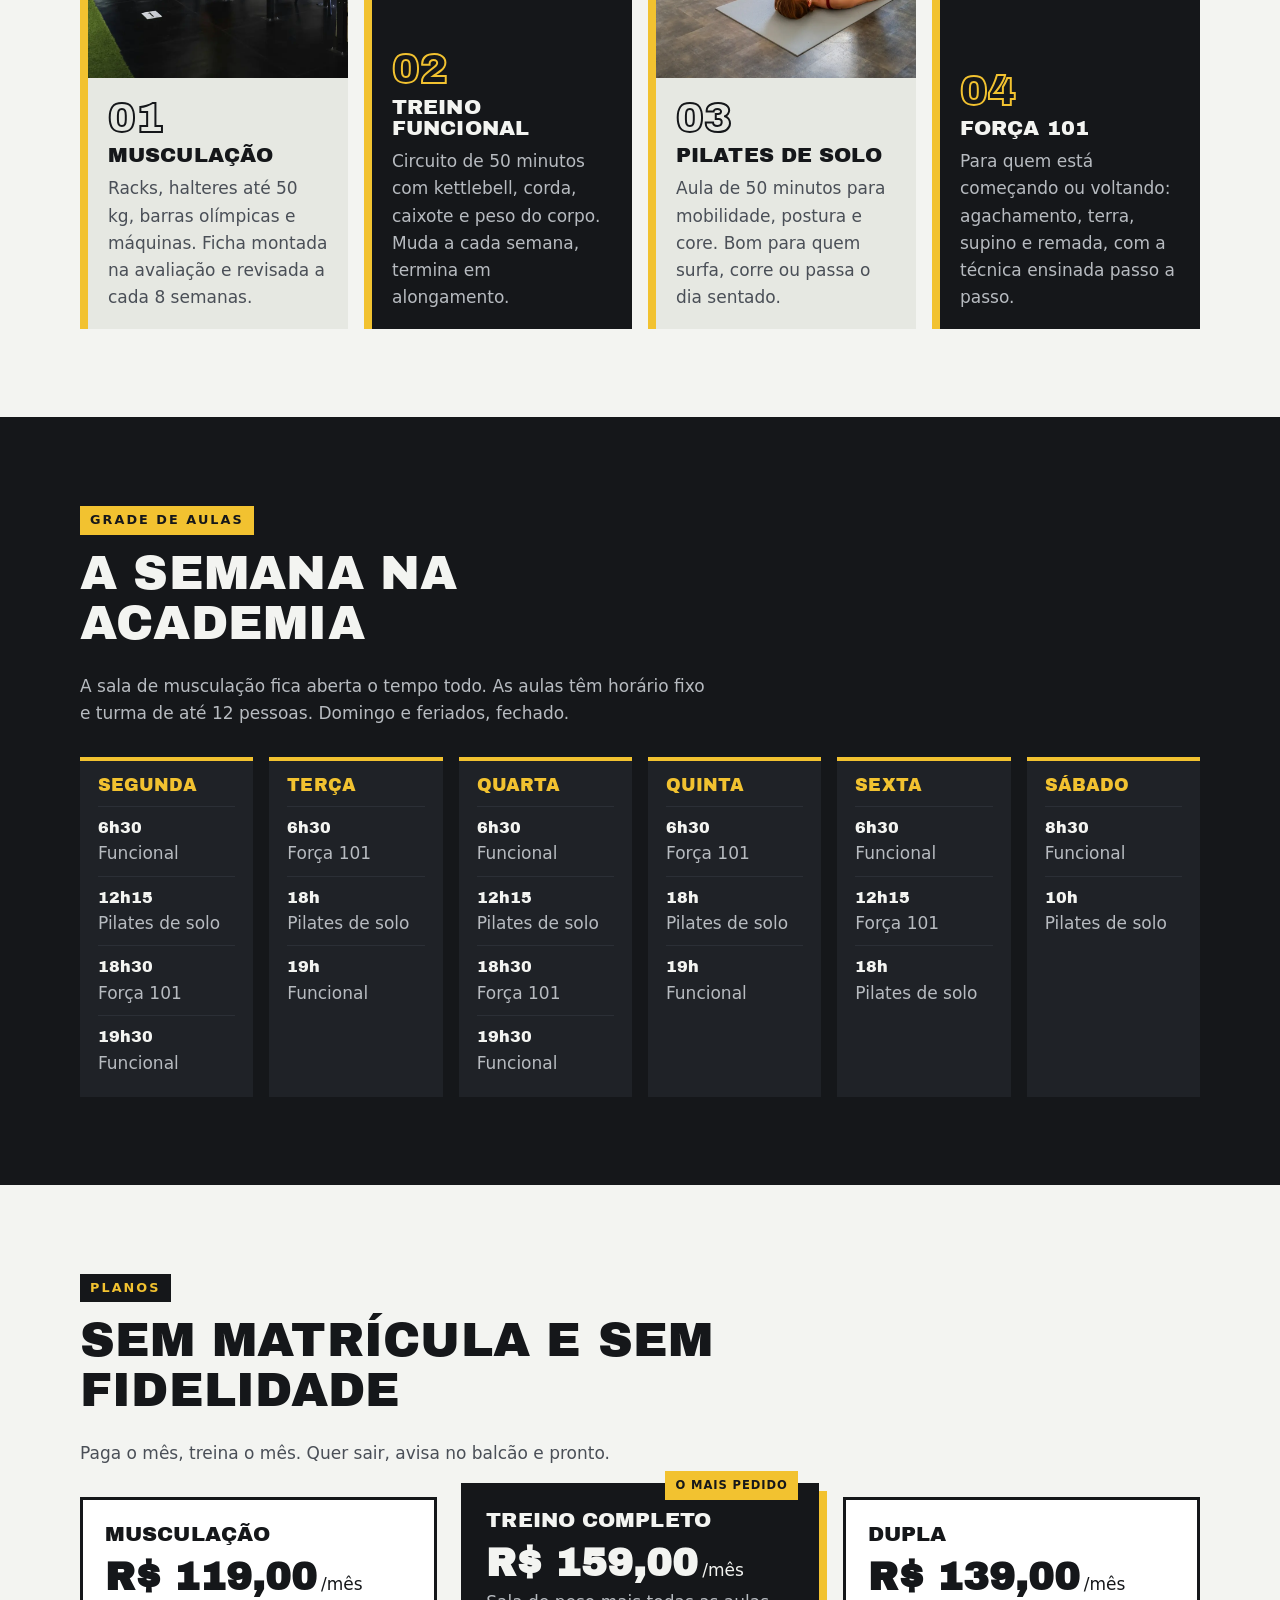
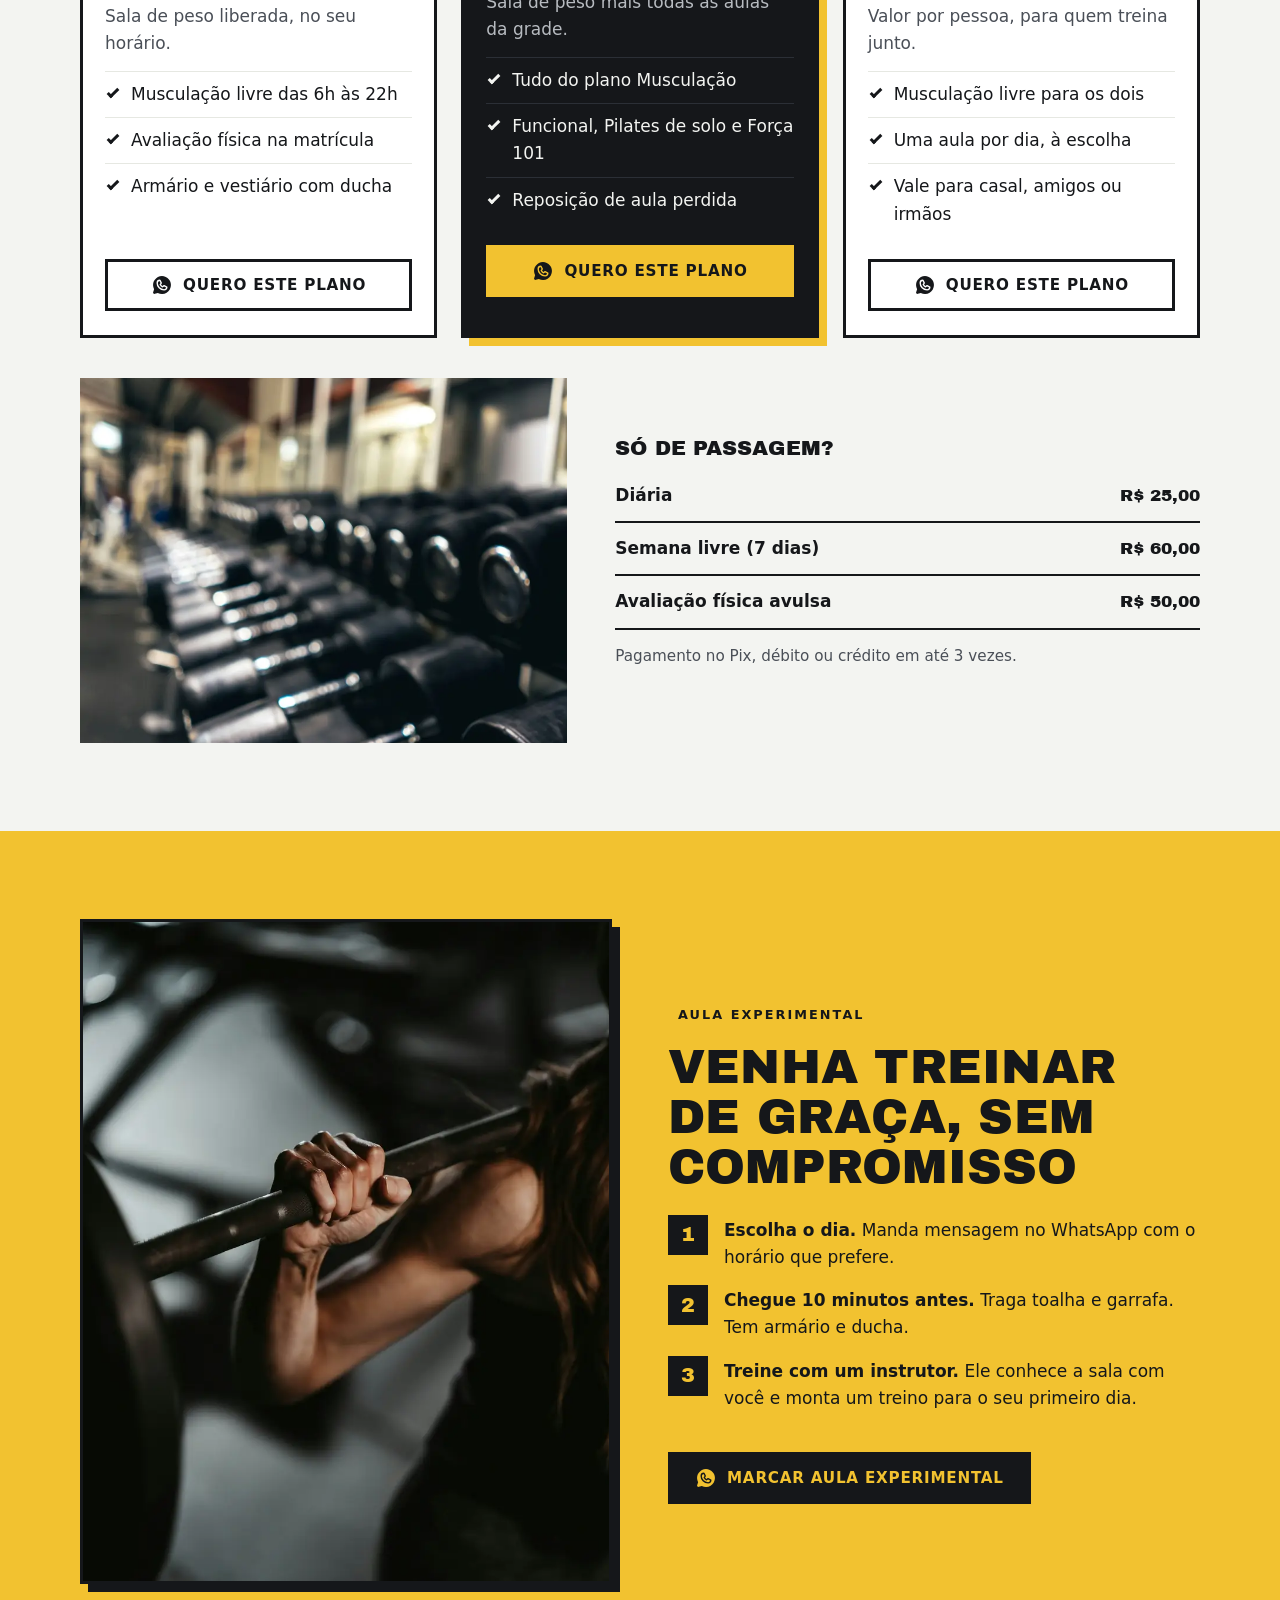
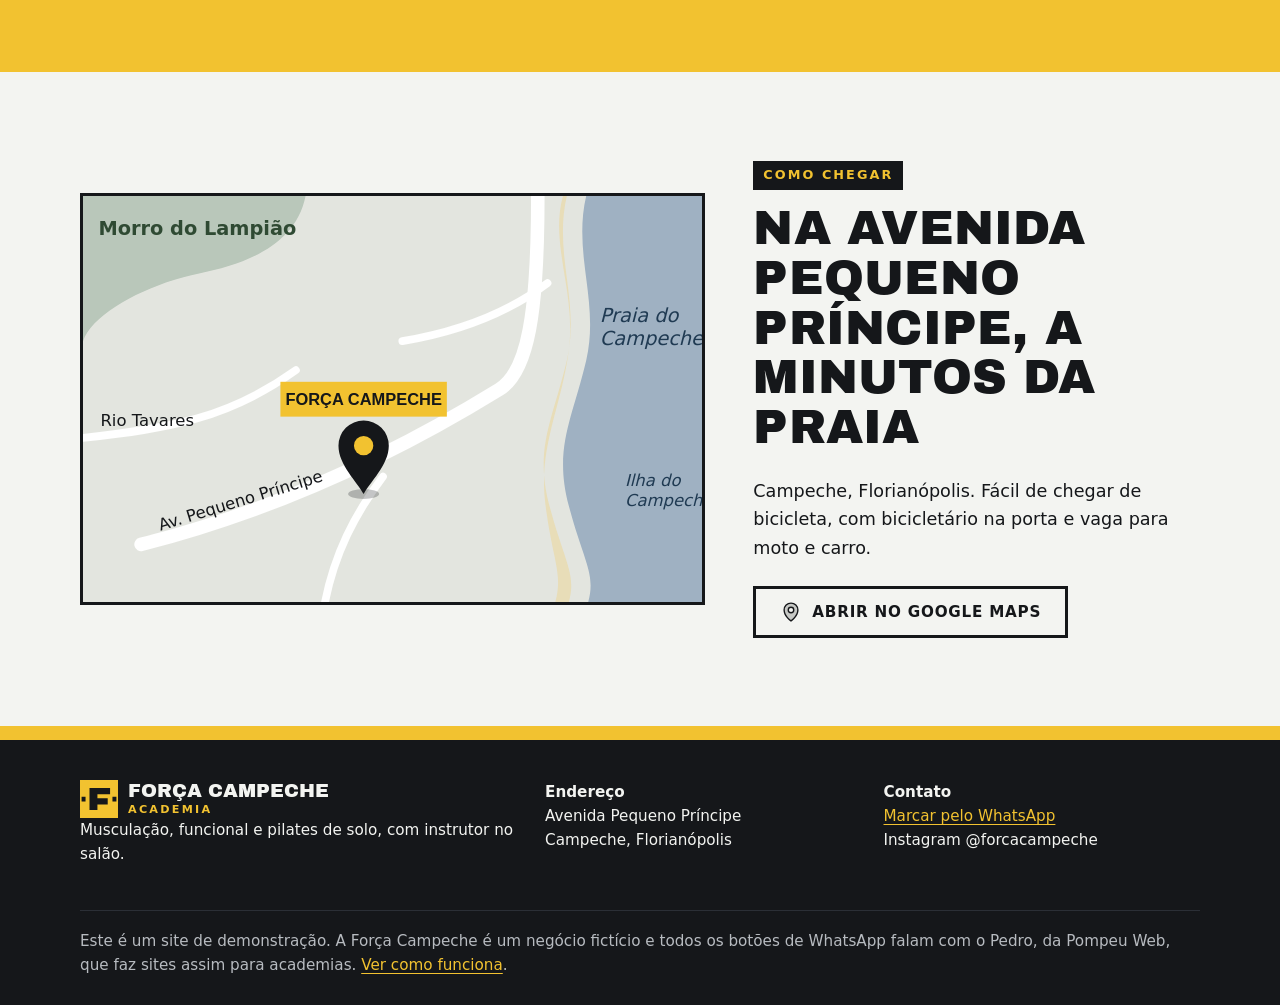
<file: modelos/academia/index.html>
<!doctype html>
<html lang="pt-BR">
<head>
<meta charset="utf-8">
<meta name="viewport" content="width=device-width, initial-scale=1">
<title>Força Campeche · Academia no Campeche, Florianópolis</title>
<meta name="description" content="Musculação livre, treino funcional, pilates de solo e aula experimental grátis, na Avenida Pequeno Príncipe, a poucos minutos da praia do Campeche.">
<meta name="robots" content="noindex">
<meta name="theme-color" content="#15171A">
<link rel="icon" href="data:,">
<link rel="preload" href="fonts/archivo-black-400-latin.woff2" as="font" type="font/woff2" crossorigin>
<link rel="preload" as="image" href="img/hero-800.webp" imagesrcset="img/hero-800.webp 800w, img/hero.webp 1600w" imagesizes="100vw" fetchpriority="high">
<link rel="stylesheet" href="modelo.css">
</head>
<body>
<a class="pular" href="#conteudo">Pular para o conteúdo</a>

<p id="selo" class="selo"><a href="../../" target="_top">Modelo de demonstração · Pompeu Web</a> <span>Os botões deste site chamam o Pedro no WhatsApp.</span></p>

<header class="topo">
  <div class="envolve">
    <a class="marca" href="#conteudo">
      <svg aria-hidden="true" focusable="false" width="38" height="38" viewBox="0 0 48 48"><rect width="48" height="48" fill="#F2C230"/><path fill="#15171A" d="M12 10h26v8H22v5h13v8H22v7H12z"/><path fill="#15171A" d="M2 21h5v6H2zM41 21h5v6h-5z"/></svg>
      <span>Força Campeche <small>Academia</small></span>
    </a>
    <nav aria-label="Seções">
      <ul class="menu">
        <li><a href="#modalidades">Modalidades</a></li>
        <li><a href="#grade">Grade</a></li>
        <li><a href="#planos">Planos</a></li>
        <li><a href="#mapa">Mapa</a></li>
      </ul>
    </nav>
  </div>
</header>

<main id="conteudo">
<section class="hero" aria-labelledby="titulo-hero">
  <img class="hero-foto" src="img/hero-800.webp" srcset="img/hero-800.webp 800w, img/hero.webp 1600w" sizes="100vw" width="800" height="533" alt="Salão da academia com racks de agachamento, bancos e luz natural entrando pelas claraboias do telhado" fetchpriority="high" decoding="async">
  <div class="envolve hero-corpo">
    <p class="status">Seg a sex, 6h às 22h · Sábado, 8h às 14h</p>
    <h1 id="titulo-hero">Peso, suor e gente que sabe o seu nome.</h1>
    <p class="lead">Academia de bairro no Campeche. Sala de musculação cheia de ferro, aulas em turma pequena e instrutor de olho na sua execução.</p>
    <p class="acoes">
      <a class="botao botao-cheio" href="https://wa.me/5553981097510?text=Oi%2C%20Pedro!%20Vi%20o%20modelo%20de%20academia%20no%20site%20e%20quero%20um%20assim%20para%20a%20minha%20academia.%0A%0A(ref%3A%20modelo-academia)" target="_blank" rel="noopener"><svg aria-hidden="true" focusable="false" width="20" height="20" xmlns="http://www.w3.org/2000/svg" viewBox="0 0 256 256" fill="currentColor"><path d="M152.58,145.23l23,11.48A24,24,0,0,1,152,176a72.08,72.08,0,0,1-72-72A24,24,0,0,1,99.29,80.46l11.48,23L101,118a8,8,0,0,0-.73,7.51,56.47,56.47,0,0,0,30.15,30.15A8,8,0,0,0,138,155ZM232,128A104,104,0,0,1,79.12,219.82L45.07,231.17a16,16,0,0,1-20.24-20.24l11.35-34.05A104,104,0,1,1,232,128Zm-40,24a8,8,0,0,0-4.42-7.16l-32-16a8,8,0,0,0-8,.5l-14.69,9.8a40.55,40.55,0,0,1-16-16l9.8-14.69a8,8,0,0,0,.5-8l-16-32A8,8,0,0,0,104,64a40,40,0,0,0-40,40,88.1,88.1,0,0,0,88,88A40,40,0,0,0,192,152Z"/></svg>Aula experimental grátis</a>
      <a class="botao botao-linha" href="#planos">Ver os planos</a>
    </p>
  </div>
</section>

<div class="fita" aria-hidden="true"></div>
<ul class="numeros">
  <li><strong>6h às 22h</strong><span>sala de musculação aberta</span></li>
  <li><strong>R$ 0</strong><span>de matrícula e sem fidelidade</span></li>
  <li><strong>12 alunos</strong><span>no máximo por aula</span></li>
</ul>

<section id="modalidades" class="secao" aria-labelledby="titulo-modalidades">
  <div class="envolve">
    <div class="secao-cabeca">
      <p class="sobretitulo">Modalidades</p>
      <h2 id="titulo-modalidades">O que a gente treina aqui</h2>
      <p>Quatro frentes, todas com instrutor no salão. Quem nunca treinou começa pela Força 101.</p>
    </div>
    <div class="cards">
      <article class="card card-foto">
        <img src="img/musculacao.webp" width="900" height="1125" alt="Rack de agachamento com anilhas coloridas guardadas ao lado, sobre piso de borracha preta" loading="lazy" decoding="async">
        <div class="card-texto"><p class="num">01</p><h3>Musculação</h3><p>Racks, halteres até 50 kg, barras olímpicas e máquinas. Ficha montada na avaliação e revisada a cada 8 semanas.</p></div>
      </article>
      <article class="card">
        <div class="card-texto"><p class="num">02</p><h3>Treino funcional</h3><p>Circuito de 50 minutos com kettlebell, corda, caixote e peso do corpo. Muda a cada semana, termina em alongamento.</p></div>
      </article>
      <article class="card card-foto">
        <img src="img/pilates.webp" width="900" height="1125" alt="Três alunas deitadas em colchonetes, com uma perna estendida para o alto, em sala clara" loading="lazy" decoding="async">
        <div class="card-texto"><p class="num">03</p><h3>Pilates de solo</h3><p>Aula de 50 minutos para mobilidade, postura e core. Bom para quem surfa, corre ou passa o dia sentado.</p></div>
      </article>
      <article class="card">
        <div class="card-texto"><p class="num">04</p><h3>Força 101</h3><p>Para quem está começando ou voltando: agachamento, terra, supino e remada, com a técnica ensinada passo a passo.</p></div>
      </article>
    </div>
  </div>
</section>

<section id="grade" class="secao secao-escura" aria-labelledby="titulo-grade">
  <div class="envolve">
    <div class="secao-cabeca">
      <p class="sobretitulo">Grade de aulas</p>
      <h2 id="titulo-grade">A semana na academia</h2>
      <p>A sala de musculação fica aberta o tempo todo. As aulas têm horário fixo e turma de até 12 pessoas. Domingo e feriados, fechado.</p>
    </div>
    <div class="dias"><article class="dia"><h3>Segunda</h3><ul><li><time>6h30</time><span>Funcional</span></li><li><time>12h15</time><span>Pilates de solo</span></li><li><time>18h30</time><span>Força 101</span></li><li><time>19h30</time><span>Funcional</span></li></ul></article><article class="dia"><h3>Terça</h3><ul><li><time>6h30</time><span>Força 101</span></li><li><time>18h</time><span>Pilates de solo</span></li><li><time>19h</time><span>Funcional</span></li></ul></article><article class="dia"><h3>Quarta</h3><ul><li><time>6h30</time><span>Funcional</span></li><li><time>12h15</time><span>Pilates de solo</span></li><li><time>18h30</time><span>Força 101</span></li><li><time>19h30</time><span>Funcional</span></li></ul></article><article class="dia"><h3>Quinta</h3><ul><li><time>6h30</time><span>Força 101</span></li><li><time>18h</time><span>Pilates de solo</span></li><li><time>19h</time><span>Funcional</span></li></ul></article><article class="dia"><h3>Sexta</h3><ul><li><time>6h30</time><span>Funcional</span></li><li><time>12h15</time><span>Força 101</span></li><li><time>18h</time><span>Pilates de solo</span></li></ul></article><article class="dia"><h3>Sábado</h3><ul><li><time>8h30</time><span>Funcional</span></li><li><time>10h</time><span>Pilates de solo</span></li></ul></article></div>
  </div>
</section>

<section id="planos" class="secao" aria-labelledby="titulo-planos">
  <div class="envolve">
    <div class="secao-cabeca">
      <p class="sobretitulo">Planos</p>
      <h2 id="titulo-planos">Sem matrícula e sem fidelidade</h2>
      <p>Paga o mês, treina o mês. Quer sair, avisa no balcão e pronto.</p>
    </div>
    <div class="planos"><article class="plano"><h3>Musculação</h3><p class="preco"><strong>R$ 119,00</strong><span>/mês</span></p><p class="sub">Sala de peso liberada, no seu horário.</p><ul><li>Musculação livre das 6h às 22h</li><li>Avaliação física na matrícula</li><li>Armário e vestiário com ducha</li></ul><a class="botao botao-linha" href="https://wa.me/5553981097510?text=Oi%2C%20Pedro!%20Vi%20o%20modelo%20de%20academia%20no%20site%20e%20quero%20um%20assim%20para%20a%20minha%20academia.%0A%0A(ref%3A%20modelo-academia)" target="_blank" rel="noopener"><svg aria-hidden="true" focusable="false" width="20" height="20" xmlns="http://www.w3.org/2000/svg" viewBox="0 0 256 256" fill="currentColor"><path d="M152.58,145.23l23,11.48A24,24,0,0,1,152,176a72.08,72.08,0,0,1-72-72A24,24,0,0,1,99.29,80.46l11.48,23L101,118a8,8,0,0,0-.73,7.51,56.47,56.47,0,0,0,30.15,30.15A8,8,0,0,0,138,155ZM232,128A104,104,0,0,1,79.12,219.82L45.07,231.17a16,16,0,0,1-20.24-20.24l11.35-34.05A104,104,0,1,1,232,128Zm-40,24a8,8,0,0,0-4.42-7.16l-32-16a8,8,0,0,0-8,.5l-14.69,9.8a40.55,40.55,0,0,1-16-16l9.8-14.69a8,8,0,0,0,.5-8l-16-32A8,8,0,0,0,104,64a40,40,0,0,0-40,40,88.1,88.1,0,0,0,88,88A40,40,0,0,0,192,152Z"/></svg>Quero este plano</a></article><article class="plano destaque"><p class="faixa">O mais pedido</p><h3>Treino completo</h3><p class="preco"><strong>R$ 159,00</strong><span>/mês</span></p><p class="sub">Sala de peso mais todas as aulas da grade.</p><ul><li>Tudo do plano Musculação</li><li>Funcional, Pilates de solo e Força 101</li><li>Reposição de aula perdida</li></ul><a class="botao botao-cheio" href="https://wa.me/5553981097510?text=Oi%2C%20Pedro!%20Vi%20o%20modelo%20de%20academia%20no%20site%20e%20quero%20um%20assim%20para%20a%20minha%20academia.%0A%0A(ref%3A%20modelo-academia)" target="_blank" rel="noopener"><svg aria-hidden="true" focusable="false" width="20" height="20" xmlns="http://www.w3.org/2000/svg" viewBox="0 0 256 256" fill="currentColor"><path d="M152.58,145.23l23,11.48A24,24,0,0,1,152,176a72.08,72.08,0,0,1-72-72A24,24,0,0,1,99.29,80.46l11.48,23L101,118a8,8,0,0,0-.73,7.51,56.47,56.47,0,0,0,30.15,30.15A8,8,0,0,0,138,155ZM232,128A104,104,0,0,1,79.12,219.82L45.07,231.17a16,16,0,0,1-20.24-20.24l11.35-34.05A104,104,0,1,1,232,128Zm-40,24a8,8,0,0,0-4.42-7.16l-32-16a8,8,0,0,0-8,.5l-14.69,9.8a40.55,40.55,0,0,1-16-16l9.8-14.69a8,8,0,0,0,.5-8l-16-32A8,8,0,0,0,104,64a40,40,0,0,0-40,40,88.1,88.1,0,0,0,88,88A40,40,0,0,0,192,152Z"/></svg>Quero este plano</a></article><article class="plano"><h3>Dupla</h3><p class="preco"><strong>R$ 139,00</strong><span>/mês</span></p><p class="sub">Valor por pessoa, para quem treina junto.</p><ul><li>Musculação livre para os dois</li><li>Uma aula por dia, à escolha</li><li>Vale para casal, amigos ou irmãos</li></ul><a class="botao botao-linha" href="https://wa.me/5553981097510?text=Oi%2C%20Pedro!%20Vi%20o%20modelo%20de%20academia%20no%20site%20e%20quero%20um%20assim%20para%20a%20minha%20academia.%0A%0A(ref%3A%20modelo-academia)" target="_blank" rel="noopener"><svg aria-hidden="true" focusable="false" width="20" height="20" xmlns="http://www.w3.org/2000/svg" viewBox="0 0 256 256" fill="currentColor"><path d="M152.58,145.23l23,11.48A24,24,0,0,1,152,176a72.08,72.08,0,0,1-72-72A24,24,0,0,1,99.29,80.46l11.48,23L101,118a8,8,0,0,0-.73,7.51,56.47,56.47,0,0,0,30.15,30.15A8,8,0,0,0,138,155ZM232,128A104,104,0,0,1,79.12,219.82L45.07,231.17a16,16,0,0,1-20.24-20.24l11.35-34.05A104,104,0,1,1,232,128Zm-40,24a8,8,0,0,0-4.42-7.16l-32-16a8,8,0,0,0-8,.5l-14.69,9.8a40.55,40.55,0,0,1-16-16l9.8-14.69a8,8,0,0,0,.5-8l-16-32A8,8,0,0,0,104,64a40,40,0,0,0-40,40,88.1,88.1,0,0,0,88,88A40,40,0,0,0,192,152Z"/></svg>Quero este plano</a></article></div>
    <div class="avulso">
      <img src="img/halteres.webp" width="900" height="1125" alt="Fileira de halteres pretos organizados em ordem de peso no suporte" loading="lazy" decoding="async">
      <div>
        <h3>Só de passagem?</h3>
        <ul class="itens">
          <li><span class="nome">Diária</span><span class="preco">R$ 25,00</span></li>
          <li><span class="nome">Semana livre (7 dias)</span><span class="preco">R$ 60,00</span></li>
          <li><span class="nome">Avaliação física avulsa</span><span class="preco">R$ 50,00</span></li>
        </ul>
        <p class="nota">Pagamento no Pix, débito ou crédito em até 3 vezes.</p>
      </div>
    </div>
  </div>
</section>

<section id="aula-experimental" class="secao experimental" aria-labelledby="titulo-experimental">
  <div class="envolve exp-grade">
    <img src="img/barra.webp" width="900" height="1125" alt="Mulher segurando a barra nas costas, pronta para agachar, em foto de perto" loading="lazy" decoding="async">
    <div>
      <p class="sobretitulo">Aula experimental</p>
      <h2 id="titulo-experimental">Venha treinar de graça, sem compromisso</h2>
      <ol class="passos">
        <li><strong>Escolha o dia.</strong> Manda mensagem no WhatsApp com o horário que prefere.</li>
        <li><strong>Chegue 10 minutos antes.</strong> Traga toalha e garrafa. Tem armário e ducha.</li>
        <li><strong>Treine com um instrutor.</strong> Ele conhece a sala com você e monta um treino para o seu primeiro dia.</li>
      </ol>
      <p class="acoes"><a class="botao botao-cheio" href="https://wa.me/5553981097510?text=Oi%2C%20Pedro!%20Vi%20o%20modelo%20de%20academia%20no%20site%20e%20quero%20um%20assim%20para%20a%20minha%20academia.%0A%0A(ref%3A%20modelo-academia)" target="_blank" rel="noopener"><svg aria-hidden="true" focusable="false" width="20" height="20" xmlns="http://www.w3.org/2000/svg" viewBox="0 0 256 256" fill="currentColor"><path d="M152.58,145.23l23,11.48A24,24,0,0,1,152,176a72.08,72.08,0,0,1-72-72A24,24,0,0,1,99.29,80.46l11.48,23L101,118a8,8,0,0,0-.73,7.51,56.47,56.47,0,0,0,30.15,30.15A8,8,0,0,0,138,155ZM232,128A104,104,0,0,1,79.12,219.82L45.07,231.17a16,16,0,0,1-20.24-20.24l11.35-34.05A104,104,0,1,1,232,128Zm-40,24a8,8,0,0,0-4.42-7.16l-32-16a8,8,0,0,0-8,.5l-14.69,9.8a40.55,40.55,0,0,1-16-16l9.8-14.69a8,8,0,0,0,.5-8l-16-32A8,8,0,0,0,104,64a40,40,0,0,0-40,40,88.1,88.1,0,0,0,88,88A40,40,0,0,0,192,152Z"/></svg>Marcar aula experimental</a></p>
    </div>
  </div>
</section>

<section id="mapa" class="secao" aria-labelledby="titulo-mapa">
  <div class="envolve mapa-grade">
    <div class="mapa-arte">
      <svg viewBox="0 0 640 420" width="640" height="420" role="img" aria-labelledby="mapa-titulo" xmlns="http://www.w3.org/2000/svg">
        <title id="mapa-titulo">Mapa ilustrado: a Força Campeche fica na Avenida Pequeno Príncipe, no Campeche, entre o Morro do Lampião e a praia</title>
        <rect width="640" height="420" fill="#E3E5DF"/>
        <path fill="#B9C7BA" d="M0 0h230c-10 50-60 70-110 80S10 120 0 150z"/>
        <path fill="#9FB1C2" d="M520 0c-14 60 14 110 0 170s-34 90-18 150 28 70 20 100h118V0z"/>
        <path fill="#E8DDB8" d="M500 0c-14 60 14 110 0 170s-34 90-18 150 28 70 20 100h-14c8-30-2-40-10-100s16-100 24-160-20-110-6-160z"/>
        <g fill="none" stroke="#FFFFFF" stroke-linecap="round">
          <path stroke-width="14" d="M60 360C180 330 300 280 430 200c30-18 40-80 40-200"/>
          <path stroke-width="8" d="M0 250c90-10 150-20 220-70"/>
          <path stroke-width="8" d="M250 420c10-50 30-90 60-130"/>
          <path stroke-width="8" d="M330 150c60-10 110-30 150-60"/>
        </g>
        <g font-family="system-ui, -apple-system, 'Segoe UI', Roboto, Arial, sans-serif" fill="#15171A">
          <text x="534" y="130" font-size="20" font-style="italic" fill="#1F3A52">Praia do</text>
          <text x="534" y="154" font-size="20" font-style="italic" fill="#1F3A52">Campeche</text>
          <text x="560" y="300" font-size="17" font-style="italic" fill="#1F3A52">Ilha do</text>
          <text x="560" y="320" font-size="17" font-style="italic" fill="#1F3A52">Campeche</text>
          <text x="16" y="40" font-size="20" font-weight="600" fill="#2F4A33">Morro do Lampião</text>
          <text x="18" y="238" font-size="17">Rio Tavares</text>
          <text x="0" y="0" font-size="17" transform="translate(80 346) rotate(-17)">Av. Pequeno Príncipe</text>
        </g>
        <g transform="translate(290 262)">
          <ellipse cx="0" cy="46" rx="16" ry="5" fill="#15171A" opacity=".25"/>
          <path fill="#15171A" d="M0 46C-6 34-26 16-26-4a26 26 0 0 1 52 0C26 16 6 34 0 46z"/>
          <circle cx="0" cy="-4" r="10" fill="#F2C230"/>
          <rect x="-86" y="-70" width="172" height="36" fill="#F2C230"/>
          <text x="0" y="-46" text-anchor="middle" font-family="Arial Black, Arial, sans-serif" font-weight="900" font-size="17" fill="#15171A">FORÇA CAMPECHE</text>
        </g>
      </svg>
    </div>
    <div>
      <p class="sobretitulo">Como chegar</p>
      <h2 id="titulo-mapa">Na Avenida Pequeno Príncipe, a minutos da praia</h2>
      <p class="endereco">Campeche, Florianópolis. Fácil de chegar de bicicleta, com bicicletário na porta e vaga para moto e carro.</p>
      <p class="acoes"><a class="botao botao-linha" href="https://www.google.com/maps/search/?api=1&amp;query=Campeche+Florian%C3%B3polis" target="_blank" rel="noopener"><svg aria-hidden="true" focusable="false" width="20" height="20" xmlns="http://www.w3.org/2000/svg" viewBox="0 0 256 256" fill="currentColor"><path d="M128,24a80,80,0,0,0-80,80c0,72,80,128,80,128s80-56,80-128A80,80,0,0,0,128,24Zm0,112a32,32,0,1,1,32-32A32,32,0,0,1,128,136Z" opacity="0.2"/><path d="M128,64a40,40,0,1,0,40,40A40,40,0,0,0,128,64Zm0,64a24,24,0,1,1,24-24A24,24,0,0,1,128,128Zm0-112a88.1,88.1,0,0,0-88,88c0,31.4,14.51,64.68,42,96.25a254.19,254.19,0,0,0,41.45,38.3,8,8,0,0,0,9.18,0A254.19,254.19,0,0,0,174,200.25c27.45-31.57,42-64.85,42-96.25A88.1,88.1,0,0,0,128,16Zm0,206c-16.53-13-72-60.75-72-118a72,72,0,0,1,144,0C200,161.23,144.53,209,128,222Z"/></svg>Abrir no Google Maps</a></p>
    </div>
  </div>
</section>
</main>

<footer class="rodape">
  <div class="envolve">
    <div class="rodape-grade">
      <div>
        <p class="marca"><svg aria-hidden="true" focusable="false" width="38" height="38" viewBox="0 0 48 48"><rect width="48" height="48" fill="#F2C230"/><path fill="#15171A" d="M12 10h26v8H22v5h13v8H22v7H12z"/><path fill="#15171A" d="M2 21h5v6H2zM41 21h5v6h-5z"/></svg><span>Força Campeche <small>Academia</small></span></p>
        <p>Musculação, funcional e pilates de solo, com instrutor no salão.</p>
      </div>
      <div>
        <p><strong>Endereço</strong><br>Avenida Pequeno Príncipe<br>Campeche, Florianópolis</p>
      </div>
      <div>
        <p><strong>Contato</strong><br><a href="https://wa.me/5553981097510?text=Oi%2C%20Pedro!%20Vi%20o%20modelo%20de%20academia%20no%20site%20e%20quero%20um%20assim%20para%20a%20minha%20academia.%0A%0A(ref%3A%20modelo-academia)" target="_blank" rel="noopener">Marcar pelo WhatsApp</a><br>Instagram @forcacampeche</p>
      </div>
    </div>
    <div class="aviso-demo">
      <p>Este é um site de demonstração. A Força Campeche é um negócio fictício e todos os botões de WhatsApp falam com o Pedro, da Pompeu Web, que faz sites assim para academias. <a href="../../" target="_top">Ver como funciona</a>.</p>
    </div>
  </div>
</footer>
</body>
</html>
</file>
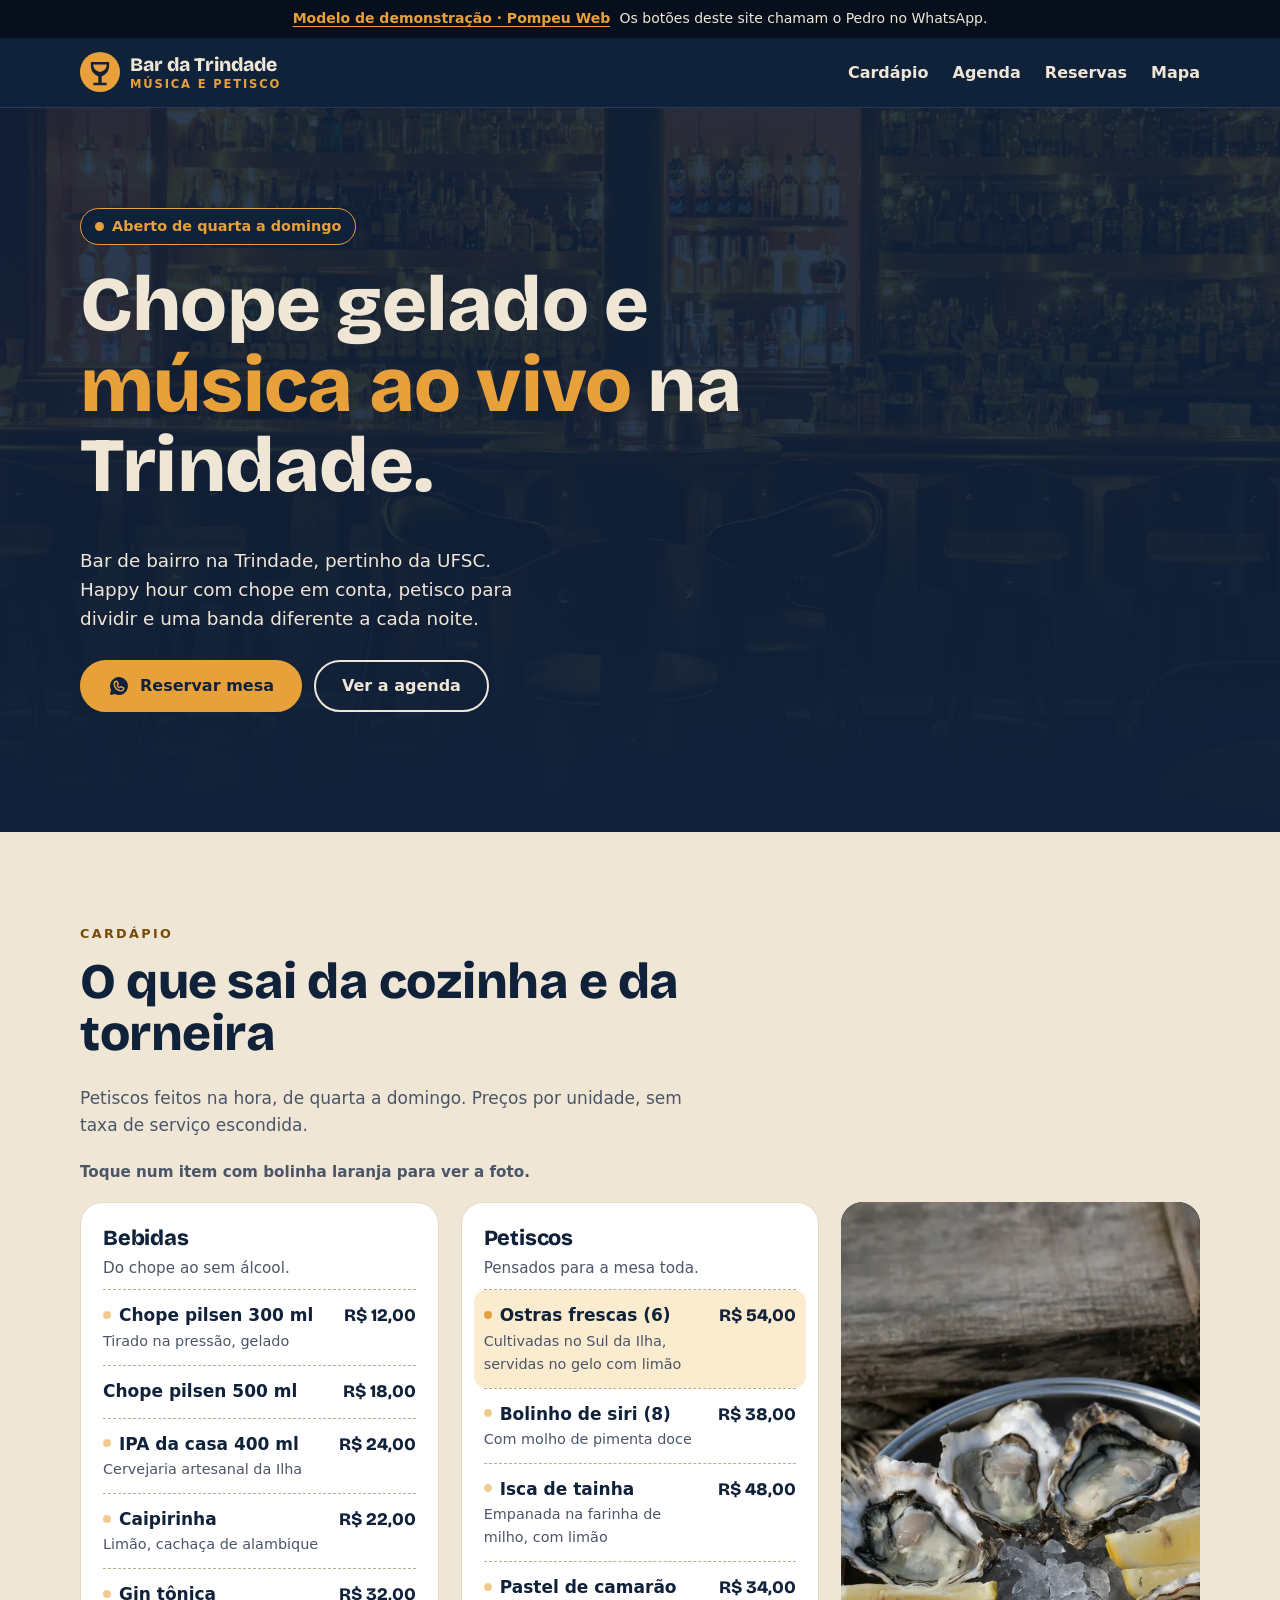
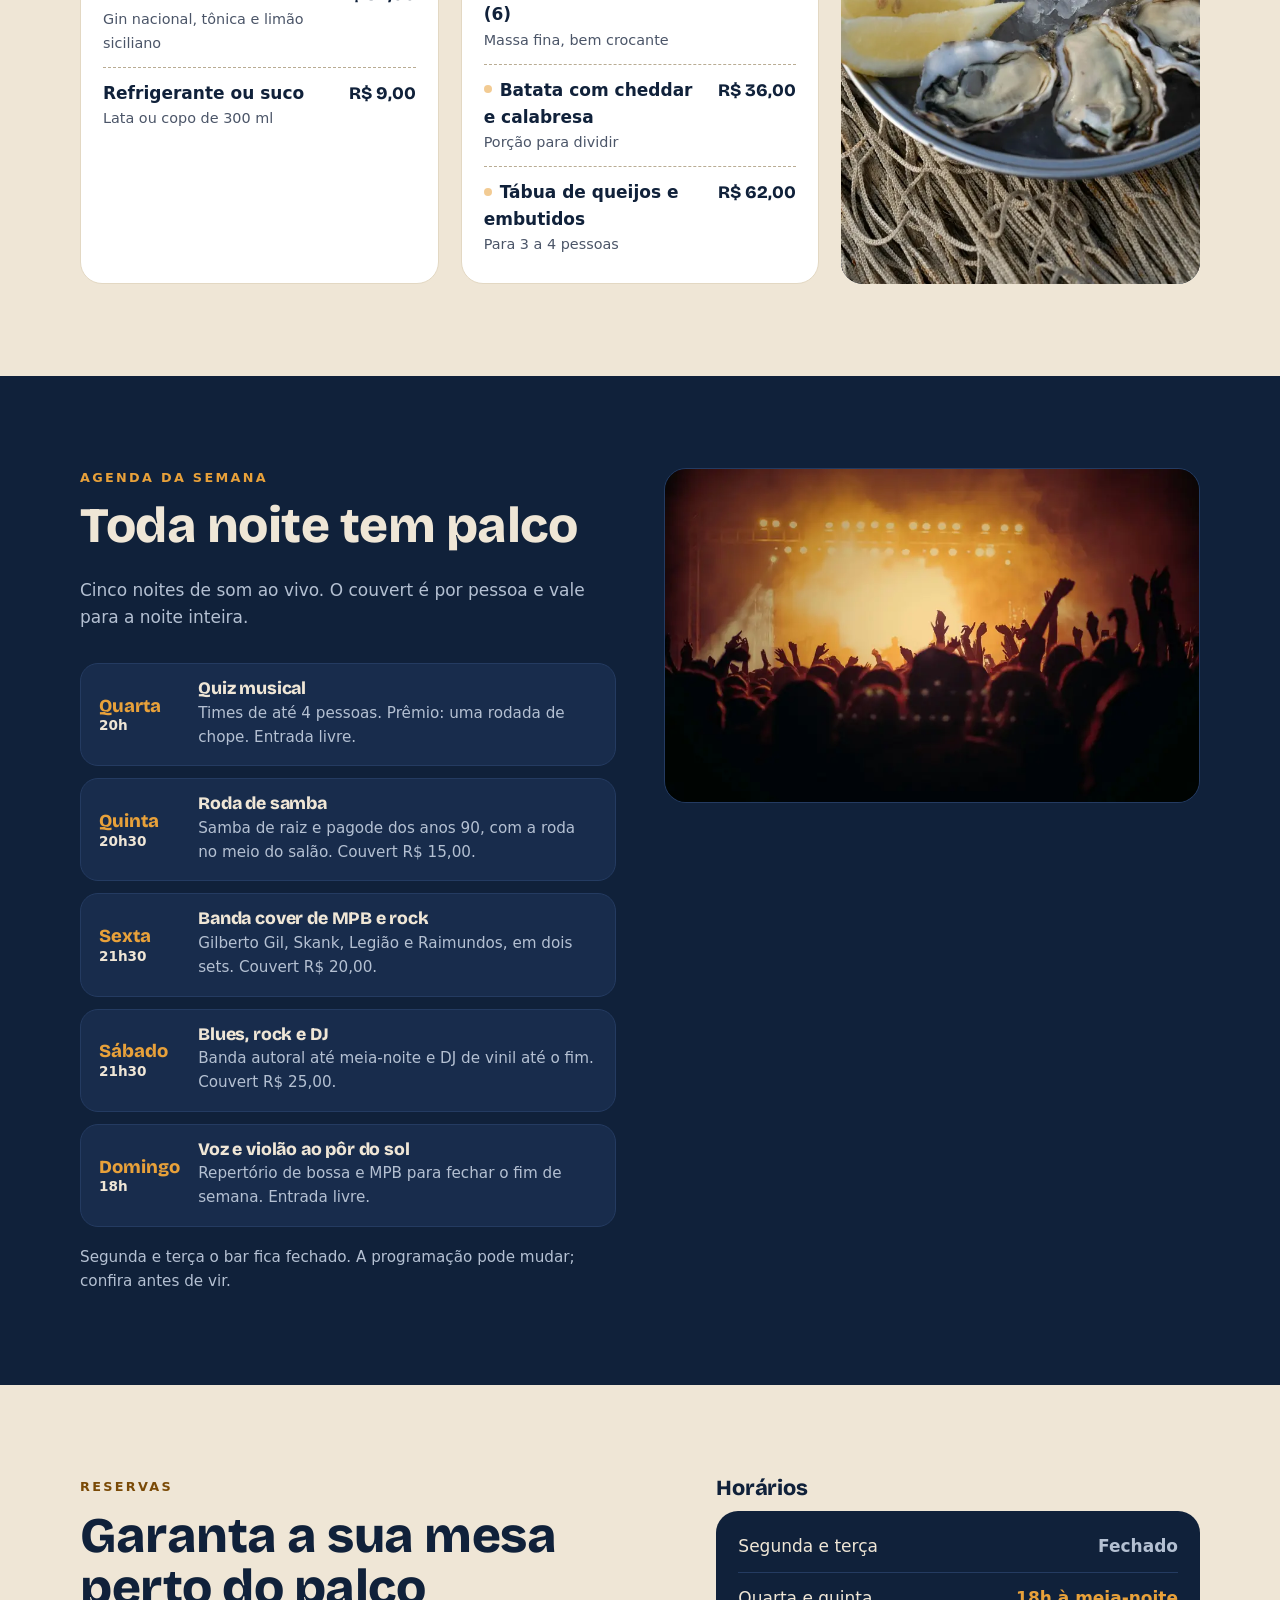
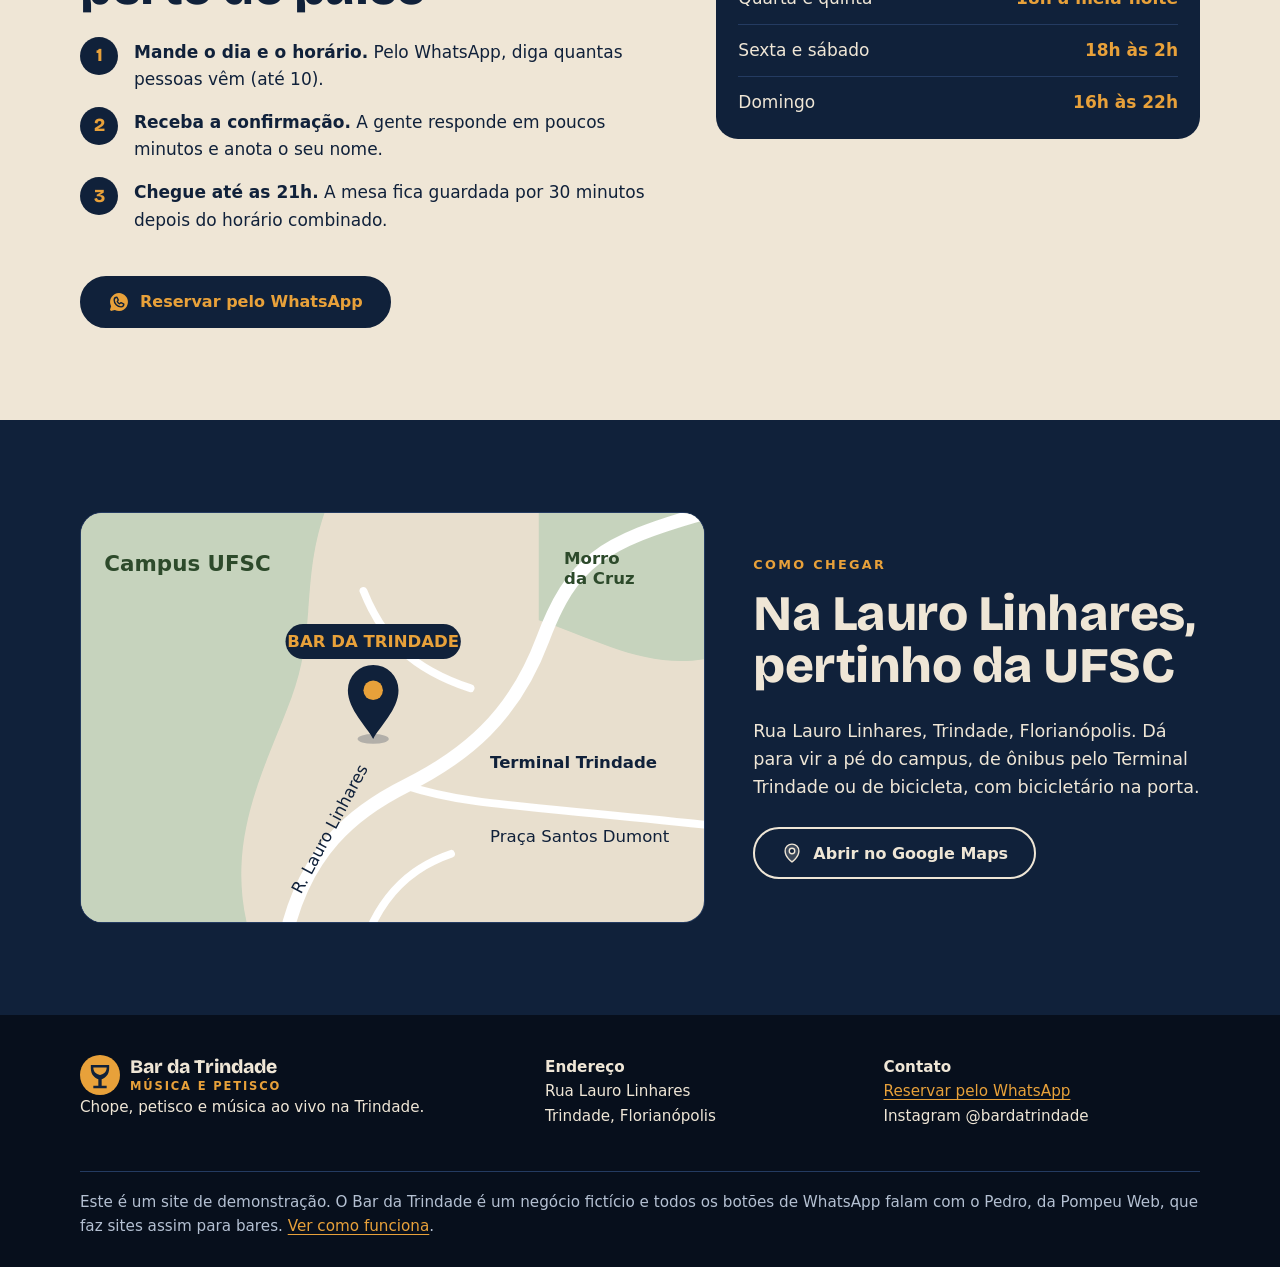
<file: modelos/bar/index.html>
<!doctype html>
<html lang="pt-BR">
<head>
<meta charset="utf-8">
<meta name="viewport" content="width=device-width, initial-scale=1">
<title>Bar da Trindade · Bar com música ao vivo na Trindade, Florianópolis</title>
<meta name="description" content="Chope gelado, petisco para dividir e música ao vivo de quarta a domingo, na Trindade, perto da UFSC. Reserve sua mesa pelo WhatsApp.">
<meta name="robots" content="noindex">
<meta name="theme-color" content="#10213A">
<link rel="icon" href="data:,">
<link rel="preload" href="fonts/bricolage-grotesque-800-latin.woff2" as="font" type="font/woff2" crossorigin>
<link rel="preload" as="image" href="img/hero-800.webp" imagesrcset="img/hero-800.webp 800w, img/hero.webp 1600w" imagesizes="100vw" fetchpriority="high">
<link rel="stylesheet" href="modelo.css">
</head>
<body>
<a class="pular" href="#conteudo">Pular para o conteúdo</a>

<p id="selo" class="selo"><a href="../../" target="_top">Modelo de demonstração · Pompeu Web</a> <span>Os botões deste site chamam o Pedro no WhatsApp.</span></p>

<header class="topo">
  <div class="envolve">
    <a class="marca" href="#conteudo">
      <svg aria-hidden="true" focusable="false" width="40" height="40" viewBox="0 0 48 48"><circle cx="24" cy="24" r="24" fill="#E8A13A"/><path fill="#10213A" d="M13 12h22v4c0 8-5 12-9 13v8h6v3H16v-3h6v-8c-4-1-9-5-9-13z"/><path fill="#E8A13A" d="M16 15h16c0 5-3 8-8 9-5-1-8-4-8-9z"/></svg>
      <span>Bar da Trindade <small>Música e petisco</small></span>
    </a>
    <nav aria-label="Seções">
      <ul class="menu">
        <li><a href="#cardapio">Cardápio</a></li>
        <li><a href="#agenda">Agenda</a></li>
        <li><a href="#reservas">Reservas</a></li>
        <li><a href="#mapa">Mapa</a></li>
      </ul>
    </nav>
  </div>
</header>

<main id="conteudo">
<section class="hero" aria-labelledby="titulo-hero">
  <img class="hero-foto" src="img/hero-800.webp" srcset="img/hero-800.webp 800w, img/hero.webp 1600w" sizes="100vw" width="800" height="533" alt="Balcão do bar com banquetas de madeira escura e prateleiras iluminadas cheias de garrafas" fetchpriority="high" decoding="async">
  <div class="envolve hero-corpo">
    <p class="status">Aberto de quarta a domingo</p>
    <h1 id="titulo-hero">Chope gelado e <em>música ao vivo</em> na Trindade.</h1>
    <p class="lead">Bar de bairro na Trindade, pertinho da UFSC. Happy hour com chope em conta, petisco para dividir e uma banda diferente a cada noite.</p>
    <p class="acoes">
      <a class="botao botao-cheio" href="https://wa.me/5553981097510?text=Oi%2C%20Pedro!%20Vi%20o%20modelo%20de%20bar%20no%20site%20e%20quero%20um%20assim%20para%20o%20meu%20bar.%0A%0A(ref%3A%20modelo-bar)" target="_blank" rel="noopener"><svg aria-hidden="true" focusable="false" width="20" height="20" xmlns="http://www.w3.org/2000/svg" viewBox="0 0 256 256" fill="currentColor"><path d="M152.58,145.23l23,11.48A24,24,0,0,1,152,176a72.08,72.08,0,0,1-72-72A24,24,0,0,1,99.29,80.46l11.48,23L101,118a8,8,0,0,0-.73,7.51,56.47,56.47,0,0,0,30.15,30.15A8,8,0,0,0,138,155ZM232,128A104,104,0,0,1,79.12,219.82L45.07,231.17a16,16,0,0,1-20.24-20.24l11.35-34.05A104,104,0,1,1,232,128Zm-40,24a8,8,0,0,0-4.42-7.16l-32-16a8,8,0,0,0-8,.5l-14.69,9.8a40.55,40.55,0,0,1-16-16l9.8-14.69a8,8,0,0,0,.5-8l-16-32A8,8,0,0,0,104,64a40,40,0,0,0-40,40,88.1,88.1,0,0,0,88,88A40,40,0,0,0,192,152Z"/></svg>Reservar mesa</a>
      <a class="botao botao-linha" href="#agenda">Ver a agenda</a>
    </p>
  </div>
</section>

<section id="cardapio" class="secao secao-clara" aria-labelledby="titulo-cardapio">
  <div class="envolve">
    <div class="secao-cabeca">
      <p class="sobretitulo">Cardápio</p>
      <h2 id="titulo-cardapio">O que sai da cozinha e da torneira</h2>
      <p>Petiscos feitos na hora, de quarta a domingo. Preços por unidade, sem taxa de serviço escondida.</p>
    </div>
    <p class="dica-cardapio">Toque num item com bolinha laranja para ver a foto.</p>
    <div class="cardapio">
      <article class="grupo"><h3>Bebidas</h3><p>Do chope ao sem álcool.</p>
      <ul class="itens">
        <li><label class="item"><input type="radio" name="prato" value="chope"><span class="nome">Chope pilsen 300 ml<span class="desc">Tirado na pressão, gelado</span></span><span class="preco">R$ 12,00</span></label><span class="prato-foto"><img src="img/chopp.webp" width="900" height="1125" alt="Copo de chope com colarinho cremoso e gotas de condensação, em foto de perto" loading="lazy" decoding="async"></span></li>
        <li><span class="item"><span class="nome">Chope pilsen 500 ml</span><span class="preco">R$ 18,00</span></span></li>
        <li><label class="item"><input type="radio" name="prato" value="ipa"><span class="nome">IPA da casa 400 ml<span class="desc">Cervejaria artesanal da Ilha</span></span><span class="preco">R$ 24,00</span></label><span class="prato-foto"><img src="img/ipa.webp" width="900" height="1125" alt="Taça tulipa com cerveja âmbar e espuma, sobre fundo escuro" loading="lazy" decoding="async"></span></li>
        <li><label class="item"><input type="radio" name="prato" value="caipirinha"><span class="nome">Caipirinha<span class="desc">Limão, cachaça de alambique</span></span><span class="preco">R$ 22,00</span></label><span class="prato-foto"><img src="img/caipirinha.webp" width="900" height="1125" alt="Copo baixo de caipirinha com rodelas de limão e gelo, cercado de limões" loading="lazy" decoding="async"></span></li>
        <li><label class="item"><input type="radio" name="prato" value="gin"><span class="nome">Gin tônica<span class="desc">Gin nacional, tônica e limão siciliano</span></span><span class="preco">R$ 32,00</span></label><span class="prato-foto"><img src="img/gin.webp" width="900" height="1125" alt="Taça bojuda de gin tônica com gelo e fatias de limão, sobre fundo escuro" loading="lazy" decoding="async"></span></li>
        <li><span class="item"><span class="nome">Refrigerante ou suco<span class="desc">Lata ou copo de 300 ml</span></span><span class="preco">R$ 9,00</span></span></li>
      </ul></article>
      <article class="grupo"><h3>Petiscos</h3><p>Pensados para a mesa toda.</p>
      <ul class="itens">
        <li><label class="item"><input type="radio" name="prato" value="ostras" checked><span class="nome">Ostras frescas (6)<span class="desc">Cultivadas no Sul da Ilha, servidas no gelo com limão</span></span><span class="preco">R$ 54,00</span></label><span class="prato-foto"><img src="img/ostras.webp" width="900" height="1125" alt="Bandeja com oito ostras frescas no gelo e gomos de limão, sobre rede de pesca" loading="lazy" decoding="async"></span></li>
        <li><label class="item"><input type="radio" name="prato" value="siri"><span class="nome">Bolinho de siri (8)<span class="desc">Com molho de pimenta doce</span></span><span class="preco">R$ 38,00</span></label><span class="prato-foto"><img src="img/bolinho-siri.webp" width="900" height="1125" alt="Bolinhos fritos e dourados dentro de uma cestinha de fritura" loading="lazy" decoding="async"></span></li>
        <li><label class="item"><input type="radio" name="prato" value="tainha"><span class="nome">Isca de tainha<span class="desc">Empanada na farinha de milho, com limão</span></span><span class="preco">R$ 48,00</span></label><span class="prato-foto"><img src="img/isca-tainha.webp" width="900" height="1125" alt="Travessa com iscas de peixe empanadas, batata frita, limão e molhos" loading="lazy" decoding="async"></span></li>
        <li><label class="item"><input type="radio" name="prato" value="pastel"><span class="nome">Pastel de camarão (6)<span class="desc">Massa fina, bem crocante</span></span><span class="preco">R$ 34,00</span></label><span class="prato-foto"><img src="img/pastel.webp" width="900" height="1125" alt="Tigela de metal cheia de pastéis dourados e crocantes" loading="lazy" decoding="async"></span></li>
        <li><label class="item"><input type="radio" name="prato" value="batata"><span class="nome">Batata com cheddar e calabresa<span class="desc">Porção para dividir</span></span><span class="preco">R$ 36,00</span></label><span class="prato-foto"><img src="img/batata.webp" width="900" height="1125" alt="Porção de batata frita coberta de cheddar e rodelas de calabresa" loading="lazy" decoding="async"></span></li>
        <li><label class="item"><input type="radio" name="prato" value="tabua"><span class="nome">Tábua de queijos e embutidos<span class="desc">Para 3 a 4 pessoas</span></span><span class="preco">R$ 62,00</span></label><span class="prato-foto"><img src="img/tabua.webp" width="900" height="1125" alt="Tábua de madeira com queijos, salame, azeitonas e pães" loading="lazy" decoding="async"></span></li>
      </ul></article>
      <div class="moldura-foto" aria-hidden="true"></div>
    </div>
  </div>
</section>

<section id="agenda" class="secao" aria-labelledby="titulo-agenda">
  <div class="envolve palco">
    <div>
      <div class="secao-cabeca">
        <p class="sobretitulo">Agenda da semana</p>
        <h2 id="titulo-agenda">Toda noite tem palco</h2>
        <p>Cinco noites de som ao vivo. O couvert é por pessoa e vale para a noite inteira.</p>
      </div>
      <ul class="noites">
        <li class="noite"><div class="dia">Quarta<small>20h</small></div><div><h3>Quiz musical</h3><p>Times de até 4 pessoas. Prêmio: uma rodada de chope. Entrada livre.</p></div></li>
        <li class="noite"><div class="dia">Quinta<small>20h30</small></div><div><h3>Roda de samba</h3><p>Samba de raiz e pagode dos anos 90, com a roda no meio do salão. Couvert R$ 15,00.</p></div></li>
        <li class="noite"><div class="dia">Sexta<small>21h30</small></div><div><h3>Banda cover de MPB e rock</h3><p>Gilberto Gil, Skank, Legião e Raimundos, em dois sets. Couvert R$ 20,00.</p></div></li>
        <li class="noite"><div class="dia">Sábado<small>21h30</small></div><div><h3>Blues, rock e DJ</h3><p>Banda autoral até meia-noite e DJ de vinil até o fim. Couvert R$ 25,00.</p></div></li>
        <li class="noite"><div class="dia">Domingo<small>18h</small></div><div><h3>Voz e violão ao pôr do sol</h3><p>Repertório de bossa e MPB para fechar o fim de semana. Entrada livre.</p></div></li>
      </ul>
      <p class="nota-agenda">Segunda e terça o bar fica fechado. A programação pode mudar; confira antes de vir.</p>
    </div>
    <figure class="palco-foto" style="margin:0"><img src="img/ao-vivo.webp" width="900" height="562" alt="Plateia de braços levantados diante de um palco com luzes douradas e fumaça" loading="lazy" decoding="async"></figure>
  </div>
</section>

<section id="reservas" class="secao secao-clara" aria-labelledby="titulo-reservas">
  <div class="envolve reserva">
    <div>
      <p class="sobretitulo">Reservas</p>
      <h2 id="titulo-reservas">Garanta a sua mesa perto do palco</h2>
      <ol class="passos">
        <li><strong>Mande o dia e o horário.</strong> Pelo WhatsApp, diga quantas pessoas vêm (até 10).</li>
        <li><strong>Receba a confirmação.</strong> A gente responde em poucos minutos e anota o seu nome.</li>
        <li><strong>Chegue até as 21h.</strong> A mesa fica guardada por 30 minutos depois do horário combinado.</li>
      </ol>
      <p class="acoes"><a class="botao botao-cheio" href="https://wa.me/5553981097510?text=Oi%2C%20Pedro!%20Vi%20o%20modelo%20de%20bar%20no%20site%20e%20quero%20um%20assim%20para%20o%20meu%20bar.%0A%0A(ref%3A%20modelo-bar)" target="_blank" rel="noopener"><svg aria-hidden="true" focusable="false" width="20" height="20" xmlns="http://www.w3.org/2000/svg" viewBox="0 0 256 256" fill="currentColor"><path d="M152.58,145.23l23,11.48A24,24,0,0,1,152,176a72.08,72.08,0,0,1-72-72A24,24,0,0,1,99.29,80.46l11.48,23L101,118a8,8,0,0,0-.73,7.51,56.47,56.47,0,0,0,30.15,30.15A8,8,0,0,0,138,155ZM232,128A104,104,0,0,1,79.12,219.82L45.07,231.17a16,16,0,0,1-20.24-20.24l11.35-34.05A104,104,0,1,1,232,128Zm-40,24a8,8,0,0,0-4.42-7.16l-32-16a8,8,0,0,0-8,.5l-14.69,9.8a40.55,40.55,0,0,1-16-16l9.8-14.69a8,8,0,0,0,.5-8l-16-32A8,8,0,0,0,104,64a40,40,0,0,0-40,40,88.1,88.1,0,0,0,88,88A40,40,0,0,0,192,152Z"/></svg>Reservar pelo WhatsApp</a></p>
    </div>
    <div id="horarios" role="group" aria-labelledby="titulo-horarios">
      <h3 id="titulo-horarios">Horários</h3>
      <ul class="horarios">
        <li class="fechado"><span>Segunda e terça</span><span>Fechado</span></li>
        <li><span>Quarta e quinta</span><span>18h à meia-noite</span></li>
        <li><span>Sexta e sábado</span><span>18h às 2h</span></li>
        <li><span>Domingo</span><span>16h às 22h</span></li>
      </ul>
    </div>
  </div>
</section>

<section id="mapa" class="secao" aria-labelledby="titulo-mapa">
  <div class="envolve mapa-grade">
    <div class="mapa-arte">
      <svg viewBox="0 0 640 420" width="640" height="420" role="img" aria-labelledby="mapa-titulo" xmlns="http://www.w3.org/2000/svg">
        <title id="mapa-titulo">Mapa ilustrado: o Bar da Trindade fica na Rua Lauro Linhares, entre o campus da UFSC e a Praça Santos Dumont</title>
        <rect width="640" height="420" fill="#E8DFCE"/>
        <path fill="#C6D3BD" d="M0 0h250c-24 70-8 120-34 190S150 330 170 420H0z"/>
        <path fill="#C6D3BD" d="M470 0h170v150c-60 10-110-20-170-40z"/>
        <g fill="none" stroke="#FFFFFF" stroke-linecap="round">
          <path stroke-width="14" d="M214 420c20-70 60-110 120-140s110-70 140-150 60-100 166-130"/>
          <path stroke-width="8" d="M334 280c60 20 120 20 306 40"/>
          <path stroke-width="8" d="M300 420c20-40 50-60 80-70"/>
          <path stroke-width="8" d="M400 180c-60-20-90-50-110-100"/>
        </g>
        <g font-family="system-ui, -apple-system, 'Segoe UI', Roboto, Arial, sans-serif" fill="#10213A">
          <text x="24" y="60" font-size="22" font-weight="600" fill="#2D4A2B">Campus UFSC</text>
          <text x="496" y="52" font-size="17" font-weight="600" fill="#2D4A2B">Morro</text>
          <text x="496" y="73" font-size="17" font-weight="600" fill="#2D4A2B">da Cruz</text>
          <text x="420" y="338" font-size="17">Praça Santos Dumont</text>
          <text x="0" y="0" font-size="17" transform="translate(226 392) rotate(-62)">R. Lauro Linhares</text>
          <text x="420" y="262" font-size="17" font-weight="600">Terminal Trindade</text>
        </g>
        <g transform="translate(300 186)">
          <ellipse cx="0" cy="46" rx="16" ry="5" fill="#10213A" opacity=".25"/>
          <path fill="#10213A" d="M0 46C-6 34-26 16-26-4a26 26 0 0 1 52 0C26 16 6 34 0 46z"/>
          <circle cx="0" cy="-4" r="10" fill="#E8A13A"/>
          <rect x="-90" y="-72" width="180" height="36" rx="18" fill="#10213A"/>
          <text x="0" y="-48" text-anchor="middle" font-family="system-ui, -apple-system, 'Segoe UI', Roboto, Arial, sans-serif" font-weight="700" font-size="17" fill="#E8A13A">BAR DA TRINDADE</text>
        </g>
      </svg>
    </div>
    <div>
      <p class="sobretitulo">Como chegar</p>
      <h2 id="titulo-mapa">Na Lauro Linhares, pertinho da UFSC</h2>
      <p class="endereco">Rua Lauro Linhares, Trindade, Florianópolis. Dá para vir a pé do campus, de ônibus pelo Terminal Trindade ou de bicicleta, com bicicletário na porta.</p>
      <p class="acoes"><a class="botao botao-linha" href="https://www.google.com/maps/search/?api=1&amp;query=Trindade+Florian%C3%B3polis" target="_blank" rel="noopener"><svg aria-hidden="true" focusable="false" width="20" height="20" xmlns="http://www.w3.org/2000/svg" viewBox="0 0 256 256" fill="currentColor"><path d="M128,24a80,80,0,0,0-80,80c0,72,80,128,80,128s80-56,80-128A80,80,0,0,0,128,24Zm0,112a32,32,0,1,1,32-32A32,32,0,0,1,128,136Z" opacity="0.2"/><path d="M128,64a40,40,0,1,0,40,40A40,40,0,0,0,128,64Zm0,64a24,24,0,1,1,24-24A24,24,0,0,1,128,128Zm0-112a88.1,88.1,0,0,0-88,88c0,31.4,14.51,64.68,42,96.25a254.19,254.19,0,0,0,41.45,38.3,8,8,0,0,0,9.18,0A254.19,254.19,0,0,0,174,200.25c27.45-31.57,42-64.85,42-96.25A88.1,88.1,0,0,0,128,16Zm0,206c-16.53-13-72-60.75-72-118a72,72,0,0,1,144,0C200,161.23,144.53,209,128,222Z"/></svg>Abrir no Google Maps</a></p>
    </div>
  </div>
</section>
</main>

<footer class="rodape">
  <div class="envolve">
    <div class="rodape-grade">
      <div>
        <p class="marca"><svg aria-hidden="true" focusable="false" width="40" height="40" viewBox="0 0 48 48"><circle cx="24" cy="24" r="24" fill="#E8A13A"/><path fill="#10213A" d="M13 12h22v4c0 8-5 12-9 13v8h6v3H16v-3h6v-8c-4-1-9-5-9-13z"/><path fill="#E8A13A" d="M16 15h16c0 5-3 8-8 9-5-1-8-4-8-9z"/></svg><span>Bar da Trindade <small>Música e petisco</small></span></p>
        <p>Chope, petisco e música ao vivo na Trindade.</p>
      </div>
      <div>
        <p><strong>Endereço</strong><br>Rua Lauro Linhares<br>Trindade, Florianópolis</p>
      </div>
      <div>
        <p><strong>Contato</strong><br><a href="https://wa.me/5553981097510?text=Oi%2C%20Pedro!%20Vi%20o%20modelo%20de%20bar%20no%20site%20e%20quero%20um%20assim%20para%20o%20meu%20bar.%0A%0A(ref%3A%20modelo-bar)" target="_blank" rel="noopener">Reservar pelo WhatsApp</a><br>Instagram @bardatrindade</p>
      </div>
    </div>
    <div class="aviso-demo">
      <p>Este é um site de demonstração. O Bar da Trindade é um negócio fictício e todos os botões de WhatsApp falam com o Pedro, da Pompeu Web, que faz sites assim para bares. <a href="../../" target="_top">Ver como funciona</a>.</p>
    </div>
  </div>
</footer>
</body>
</html>
</file>
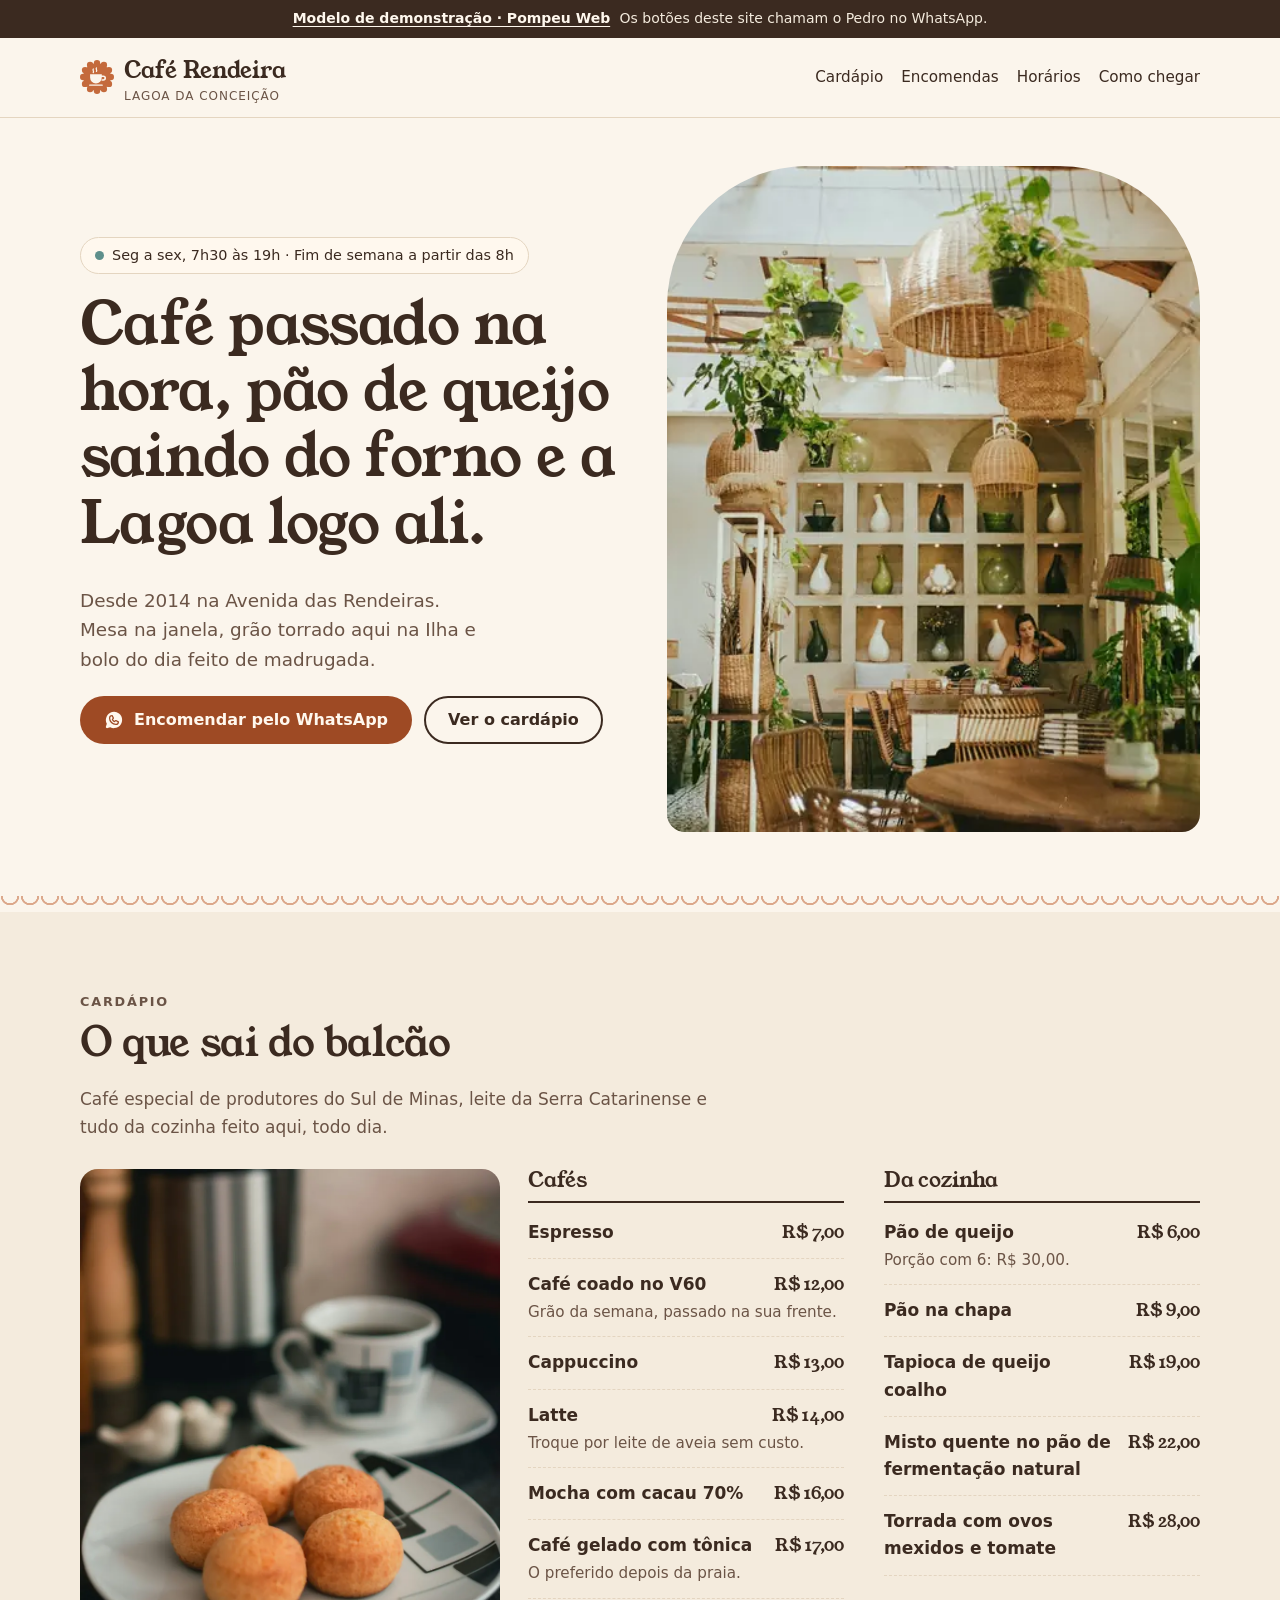
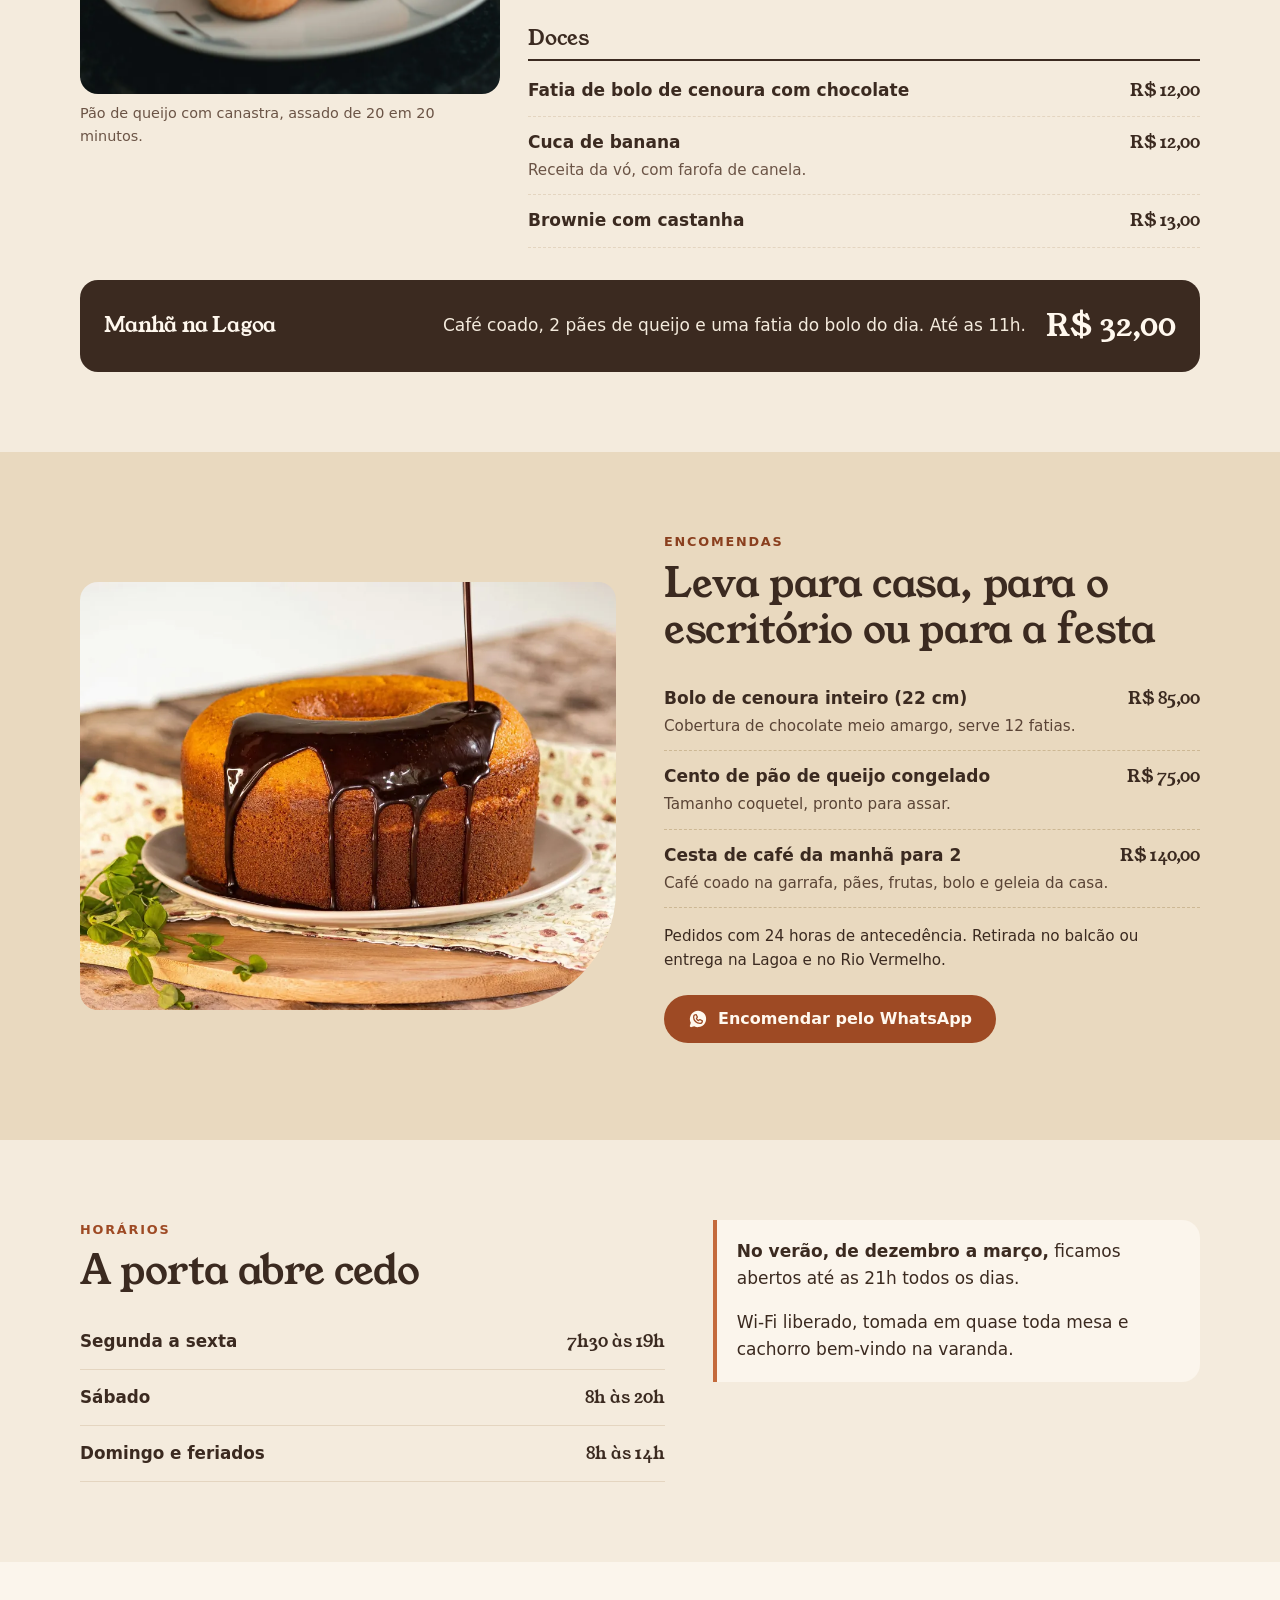
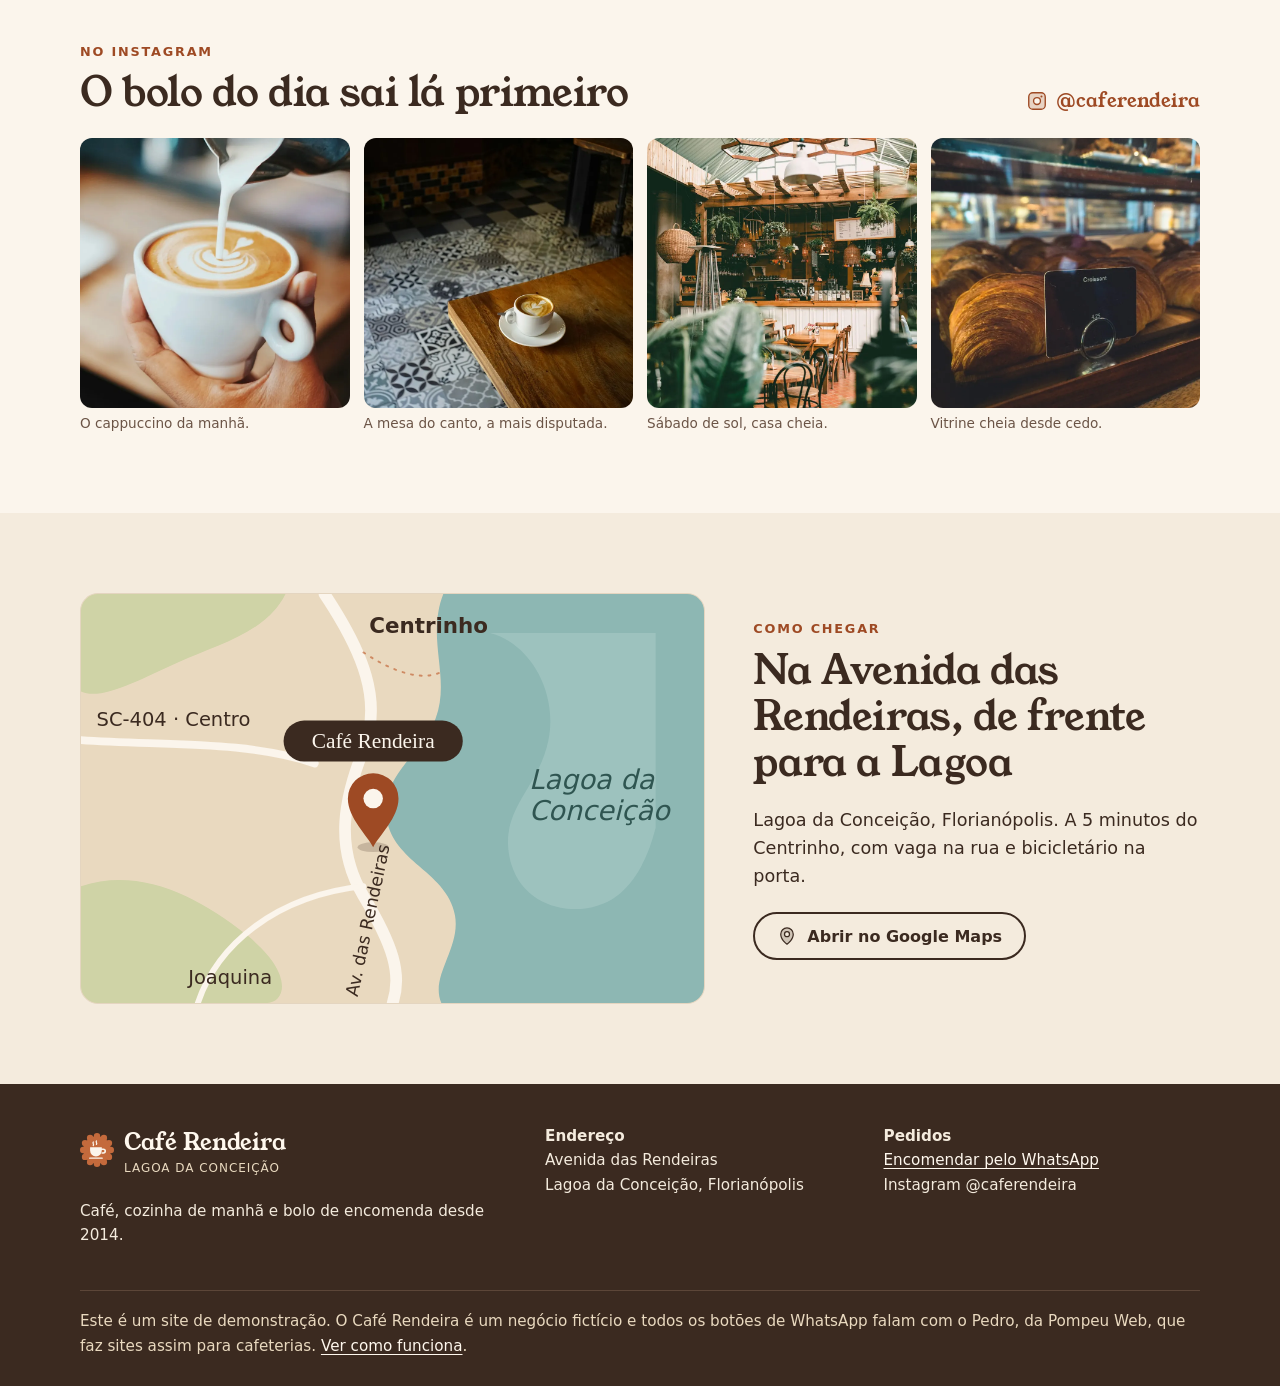
<file: modelos/cafeteria/index.html>
<!doctype html>
<html lang="pt-BR">
<head>
<meta charset="utf-8">
<meta name="viewport" content="width=device-width, initial-scale=1">
<title>Café Rendeira · Cafeteria na Lagoa da Conceição, Florianópolis</title>
<meta name="description" content="Café coado, pão de queijo saindo do forno e bolo de cenoura de encomenda, na Avenida das Rendeiras, de frente para a Lagoa da Conceição.">
<meta name="robots" content="noindex">
<meta name="theme-color" content="#3B2A20">
<link rel="icon" href="data:,">
<link rel="preload" href="fonts/young-serif-400-latin.woff2" as="font" type="font/woff2" crossorigin>
<link rel="preload" as="image" href="img/hero-800.webp" imagesrcset="img/hero-800.webp 800w, img/hero.webp 1600w" imagesizes="(min-width: 720px) 560px, calc(100vw - 32px)" fetchpriority="high">
<link rel="stylesheet" href="modelo.css">
</head>
<body>
<a class="pular" href="#conteudo">Pular para o conteúdo</a>

<p id="selo" class="selo"><a href="../../" target="_top">Modelo de demonstração · Pompeu Web</a> <span>Os botões deste site chamam o Pedro no WhatsApp.</span></p>

<header class="topo">
  <div class="envolve">
    <a class="marca" href="#conteudo">
      <svg aria-hidden="true" focusable="false" width="34" height="34" viewBox="0 0 64 64"><g fill="#C46A3C"><circle cx="58.00" cy="32.00" r="6"/><circle cx="54.52" cy="45.00" r="6"/><circle cx="45.00" cy="54.52" r="6"/><circle cx="32.00" cy="58.00" r="6"/><circle cx="19.00" cy="54.52" r="6"/><circle cx="9.48" cy="45.00" r="6"/><circle cx="6.00" cy="32.00" r="6"/><circle cx="9.48" cy="19.00" r="6"/><circle cx="19.00" cy="9.48" r="6"/><circle cx="32.00" cy="6.00" r="6"/><circle cx="45.00" cy="9.48" r="6"/><circle cx="54.52" cy="19.00" r="6"/><circle cx="32" cy="32" r="26"/></g><path fill="#FBF5EC" d="M19 27h22v6a11 11 0 0 1-22 0zM41 29h3a5 5 0 0 1 0 10h-3.6l.9-3H44a2 2 0 0 0 0-4h-3z"/><path fill="none" stroke="#FBF5EC" stroke-width="2.4" stroke-linecap="round" d="M25 17c-2 2.5 2 4 0 6.5M31 15c-2 2.5 2 4 0 6.5"/><rect x="17" y="46" width="26" height="2.6" rx="1.3" fill="#FBF5EC"/></svg>
      <span>Café Rendeira <small>Lagoa da Conceição</small></span>
    </a>
    <nav aria-label="Seções">
      <ul class="menu">
        <li><a href="#cardapio">Cardápio</a></li>
        <li><a href="#encomendas">Encomendas</a></li>
        <li><a href="#horarios">Horários</a></li>
        <li><a href="#mapa">Como chegar</a></li>
      </ul>
    </nav>
  </div>
</header>

<main id="conteudo">
<section class="hero" aria-labelledby="titulo-hero">
  <div class="envolve">
    <figure class="hero-foto">
      <img src="img/hero-800.webp" srcset="img/hero-800.webp 800w, img/hero.webp 1600w" sizes="(min-width: 720px) 560px, calc(100vw - 32px)" width="800" height="530" alt="Salão claro do café, com cadeiras de vime, luminárias de palha e plantas penduradas" fetchpriority="high" decoding="async">
    </figure>
    <div class="hero-texto">
      <p class="status">Seg a sex, 7h30 às 19h · Fim de semana a partir das 8h</p>
      <h1 id="titulo-hero">Café passado na hora, pão de queijo saindo do forno e a Lagoa logo ali.</h1>
      <p class="lead">Desde 2014 na Avenida das Rendeiras. Mesa na janela, grão torrado aqui na Ilha e bolo do dia feito de madrugada.</p>
      <p class="acoes">
        <a class="botao botao-cheio" href="https://wa.me/5553981097510?text=Oi%2C%20Pedro!%20Vi%20o%20modelo%20de%20cafeteria%20no%20site%20e%20quero%20um%20assim%20para%20o%20meu%20caf%C3%A9.%0A%0A(ref%3A%20modelo-cafeteria)" target="_blank" rel="noopener"><svg aria-hidden="true" focusable="false" width="20" height="20" xmlns="http://www.w3.org/2000/svg" viewBox="0 0 256 256" fill="currentColor"><path d="M152.58,145.23l23,11.48A24,24,0,0,1,152,176a72.08,72.08,0,0,1-72-72A24,24,0,0,1,99.29,80.46l11.48,23L101,118a8,8,0,0,0-.73,7.51,56.47,56.47,0,0,0,30.15,30.15A8,8,0,0,0,138,155ZM232,128A104,104,0,0,1,79.12,219.82L45.07,231.17a16,16,0,0,1-20.24-20.24l11.35-34.05A104,104,0,1,1,232,128Zm-40,24a8,8,0,0,0-4.42-7.16l-32-16a8,8,0,0,0-8,.5l-14.69,9.8a40.55,40.55,0,0,1-16-16l9.8-14.69a8,8,0,0,0,.5-8l-16-32A8,8,0,0,0,104,64a40,40,0,0,0-40,40,88.1,88.1,0,0,0,88,88A40,40,0,0,0,192,152Z"/></svg>Encomendar pelo WhatsApp</a>
        <a class="botao botao-linha" href="#cardapio">Ver o cardápio</a>
      </p>
    </div>
  </div>
  <div class="renda" aria-hidden="true"></div>
</section>

<section id="cardapio" class="secao" aria-labelledby="titulo-cardapio">
  <div class="envolve">
    <div class="secao-cabeca">
      <p class="sobretitulo">Cardápio</p>
      <h2 id="titulo-cardapio">O que sai do balcão</h2>
      <p>Café especial de produtores do Sul de Minas, leite da Serra Catarinense e tudo da cozinha feito aqui, todo dia.</p>
    </div>
    <div class="cardapio-grade">
      <figure class="cardapio-foto">
        <img src="img/pao-de-queijo.webp" width="900" height="1125" alt="Prato com cinco pães de queijo dourados ao lado de uma xícara de café" loading="lazy" decoding="async">
        <figcaption>Pão de queijo com canastra, assado de 20 em 20 minutos.</figcaption>
      </figure>
      <div class="grupos">
        <div class="grupo">
          <h3>Cafés</h3>
          <ul class="itens">
            <li><span class="nome">Espresso</span><span class="preco">R$ 7,00</span></li>
            <li><span class="nome">Café coado no V60</span><span class="preco">R$ 12,00</span><span class="desc">Grão da semana, passado na sua frente.</span></li>
            <li><span class="nome">Cappuccino</span><span class="preco">R$ 13,00</span></li>
            <li><span class="nome">Latte</span><span class="preco">R$ 14,00</span><span class="desc">Troque por leite de aveia sem custo.</span></li>
            <li><span class="nome">Mocha com cacau 70%</span><span class="preco">R$ 16,00</span></li>
            <li><span class="nome">Café gelado com tônica</span><span class="preco">R$ 17,00</span><span class="desc">O preferido depois da praia.</span></li>
          </ul>
        </div>
        <div class="grupo">
          <h3>Da cozinha</h3>
          <ul class="itens">
            <li><span class="nome">Pão de queijo</span><span class="preco">R$ 6,00</span><span class="desc">Porção com 6: R$ 30,00.</span></li>
            <li><span class="nome">Pão na chapa</span><span class="preco">R$ 9,00</span></li>
            <li><span class="nome">Tapioca de queijo coalho</span><span class="preco">R$ 19,00</span></li>
            <li><span class="nome">Misto quente no pão de fermentação natural</span><span class="preco">R$ 22,00</span></li>
            <li><span class="nome">Torrada com ovos mexidos e tomate</span><span class="preco">R$ 28,00</span></li>
          </ul>
        </div>
        <div class="grupo grupo-largo">
          <h3>Doces</h3>
          <ul class="itens">
            <li><span class="nome">Fatia de bolo de cenoura com chocolate</span><span class="preco">R$ 12,00</span></li>
            <li><span class="nome">Cuca de banana</span><span class="preco">R$ 12,00</span><span class="desc">Receita da vó, com farofa de canela.</span></li>
            <li><span class="nome">Brownie com castanha</span><span class="preco">R$ 13,00</span></li>
          </ul>
        </div>
      </div>
    </div>
    <div class="combo">
      <h3>Manhã na Lagoa</h3>
      <p>Café coado, 2 pães de queijo e uma fatia do bolo do dia. Até as 11h.</p>
      <p class="preco">R$ 32,00</p>
    </div>
  </div>
</section>

<section id="encomendas" class="secao encomendas" aria-labelledby="titulo-encomendas">
  <div class="envolve encomendas-grade">
    <figure class="encomendas-foto">
      <img src="img/bolo-de-cenoura.webp" width="900" height="720" alt="Bolo de cenoura inteiro recebendo cobertura de chocolate" loading="lazy" decoding="async">
    </figure>
    <div>
      <p class="sobretitulo">Encomendas</p>
      <h2 id="titulo-encomendas">Leva para casa, para o escritório ou para a festa</h2>
      <ul class="itens">
        <li><span class="nome">Bolo de cenoura inteiro (22 cm)</span><span class="preco">R$ 85,00</span><span class="desc">Cobertura de chocolate meio amargo, serve 12 fatias.</span></li>
        <li><span class="nome">Cento de pão de queijo congelado</span><span class="preco">R$ 75,00</span><span class="desc">Tamanho coquetel, pronto para assar.</span></li>
        <li><span class="nome">Cesta de café da manhã para 2</span><span class="preco">R$ 140,00</span><span class="desc">Café coado na garrafa, pães, frutas, bolo e geleia da casa.</span></li>
      </ul>
      <p class="aviso-prazo">Pedidos com 24 horas de antecedência. Retirada no balcão ou entrega na Lagoa e no Rio Vermelho.</p>
      <p class="acoes"><a class="botao botao-cheio" href="https://wa.me/5553981097510?text=Oi%2C%20Pedro!%20Vi%20o%20modelo%20de%20cafeteria%20no%20site%20e%20quero%20um%20assim%20para%20o%20meu%20caf%C3%A9.%0A%0A(ref%3A%20modelo-cafeteria)" target="_blank" rel="noopener"><svg aria-hidden="true" focusable="false" width="20" height="20" xmlns="http://www.w3.org/2000/svg" viewBox="0 0 256 256" fill="currentColor"><path d="M152.58,145.23l23,11.48A24,24,0,0,1,152,176a72.08,72.08,0,0,1-72-72A24,24,0,0,1,99.29,80.46l11.48,23L101,118a8,8,0,0,0-.73,7.51,56.47,56.47,0,0,0,30.15,30.15A8,8,0,0,0,138,155ZM232,128A104,104,0,0,1,79.12,219.82L45.07,231.17a16,16,0,0,1-20.24-20.24l11.35-34.05A104,104,0,1,1,232,128Zm-40,24a8,8,0,0,0-4.42-7.16l-32-16a8,8,0,0,0-8,.5l-14.69,9.8a40.55,40.55,0,0,1-16-16l9.8-14.69a8,8,0,0,0,.5-8l-16-32A8,8,0,0,0,104,64a40,40,0,0,0-40,40,88.1,88.1,0,0,0,88,88A40,40,0,0,0,192,152Z"/></svg>Encomendar pelo WhatsApp</a></p>
    </div>
  </div>
</section>

<section id="horarios" class="secao" aria-labelledby="titulo-horarios">
  <div class="envolve horarios-grade">
    <div>
      <p class="sobretitulo">Horários</p>
      <h2 id="titulo-horarios">A porta abre cedo</h2>
      <table class="tabela-horas">
        <caption class="visualmente-oculto">Horário de funcionamento</caption>
        <tbody>
          <tr><th scope="row">Segunda a sexta</th><td>7h30 às 19h</td></tr>
          <tr><th scope="row">Sábado</th><td>8h às 20h</td></tr>
          <tr><th scope="row">Domingo e feriados</th><td>8h às 14h</td></tr>
        </tbody>
      </table>
    </div>
    <div class="nota-horas">
      <p><strong>No verão, de dezembro a março,</strong> ficamos abertos até as 21h todos os dias.</p>
      <p>Wi-Fi liberado, tomada em quase toda mesa e cachorro bem-vindo na varanda.</p>
    </div>
  </div>
</section>

<section id="instagram" class="secao instagram" aria-labelledby="titulo-instagram">
  <div class="envolve">
    <div class="insta-cabeca">
      <div>
        <p class="sobretitulo">No Instagram</p>
        <h2 id="titulo-instagram">O bolo do dia sai lá primeiro</h2>
      </div>
      <p class="arroba"><svg aria-hidden="true" focusable="false" width="20" height="20" xmlns="http://www.w3.org/2000/svg" viewBox="0 0 256 256" fill="currentColor"><path d="M176,32H80A48,48,0,0,0,32,80v96a48,48,0,0,0,48,48h96a48,48,0,0,0,48-48V80A48,48,0,0,0,176,32ZM128,168a40,40,0,1,1,40-40A40,40,0,0,1,128,168Z" opacity="0.2"/><path d="M176,24H80A56.06,56.06,0,0,0,24,80v96a56.06,56.06,0,0,0,56,56h96a56.06,56.06,0,0,0,56-56V80A56.06,56.06,0,0,0,176,24Zm40,152a40,40,0,0,1-40,40H80a40,40,0,0,1-40-40V80A40,40,0,0,1,80,40h96a40,40,0,0,1,40,40ZM128,80a48,48,0,1,0,48,48A48.05,48.05,0,0,0,128,80Zm0,80a32,32,0,1,1,32-32A32,32,0,0,1,128,160Zm64-84a12,12,0,1,1-12-12A12,12,0,0,1,192,76Z"/></svg>@caferendeira</p>
    </div>
    <ul class="insta-grade">
      <li><figure><img src="img/cappuccino.webp" width="900" height="900" alt="Leite vaporizado formando um desenho de folha no cappuccino" loading="lazy" decoding="async"><figcaption>O cappuccino da manhã.</figcaption></figure></li>
      <li><figure><img src="img/ladrilho.webp" width="900" height="900" alt="Xícara de café sobre mesa de madeira, com piso de ladrilho hidráulico" loading="lazy" decoding="async"><figcaption>A mesa do canto, a mais disputada.</figcaption></figure></li>
      <li><figure><img src="img/salao.webp" width="900" height="900" alt="Salão com mesas de madeira, luminárias de vime e muitas plantas" loading="lazy" decoding="async"><figcaption>Sábado de sol, casa cheia.</figcaption></figure></li>
      <li><figure><img src="img/vitrine.webp" width="900" height="900" alt="Vitrine com croissants dourados enfileirados e plaquinha com o nome" loading="lazy" decoding="async"><figcaption>Vitrine cheia desde cedo.</figcaption></figure></li>
    </ul>
  </div>
</section>

<section id="mapa" class="secao" aria-labelledby="titulo-mapa">
  <div class="envolve mapa-grade">
    <div class="mapa-arte">
      <svg viewBox="0 0 640 420" width="640" height="420" role="img" aria-labelledby="mapa-titulo" xmlns="http://www.w3.org/2000/svg">
        <title id="mapa-titulo">Mapa ilustrado: o Café Rendeira fica na Avenida das Rendeiras, na margem da Lagoa da Conceição, perto do Centrinho</title>
        <rect width="640" height="420" fill="#E9D9BF"/>
        <path fill="#CFD3A6" d="M0 0h210c-20 40-70 52-110 70S20 110 0 100z"/>
        <path fill="#CFD3A6" d="M0 300c60-20 120 10 170 50s40 70 20 70H0z"/>
        <path fill="#8DB7B3" d="M372 0c-18 46 8 86-8 128-14 38-58 58-50 104 8 44 62 54 70 98 6 34-26 62-14 90h270V0z"/>
        <path fill="#A9CAC6" d="M420 40c40 10 70 60 60 110s-50 70-40 120 60 60 90 50c30-8 50-40 60-80V40z" opacity=".6"/>
        <g fill="none" stroke="#FBF5EC" stroke-linecap="round">
          <path stroke-width="12" d="M250 0c40 60 60 110 40 160s-30 100 0 150 40 80 30 110"/>
          <path stroke-width="8" d="M0 150c80 6 170 0 240 24"/>
          <path stroke-width="6" d="M120 420c20-60 80-110 170-120"/>
        </g>
        <g fill="none" stroke="#C46A3C" stroke-width="2" stroke-dasharray="2 7" stroke-linecap="round" opacity=".7">
          <path d="M290 60c30 20 60 30 80 20"/>
        </g>
        <g font-family="system-ui, -apple-system, 'Segoe UI', Roboto, Arial, sans-serif" fill="#3B2A20">
          <text x="460" y="200" font-size="28" font-style="italic" fill="#2F5551">Lagoa da</text>
          <text x="460" y="232" font-size="28" font-style="italic" fill="#2F5551">Conceição</text>
          <text x="296" y="40" font-size="22" font-weight="600">Centrinho</text>
          <text x="16" y="136" font-size="20">SC-404 · Centro</text>
          <text x="110" y="400" font-size="20">Joaquina</text>
          <text x="0" y="0" font-size="18" transform="translate(284 414) rotate(-78)">Av. das Rendeiras</text>
        </g>
        <g transform="translate(300 214)">
          <ellipse cx="0" cy="46" rx="16" ry="5" fill="#3B2A20" opacity=".2"/>
          <path fill="#9E4A24" d="M0 46C-6 34-26 16-26-4a26 26 0 0 1 52 0C26 16 6 34 0 46z"/>
          <circle cx="0" cy="-4" r="10" fill="#FBF5EC"/>
          <rect x="-92" y="-84" width="184" height="42" rx="21" fill="#3B2A20"/>
          <text x="0" y="-56" text-anchor="middle" font-family="Georgia, serif" font-size="22" fill="#FBF5EC">Café Rendeira</text>
        </g>
      </svg>
    </div>
    <div>
      <p class="sobretitulo">Como chegar</p>
      <h2 id="titulo-mapa">Na Avenida das Rendeiras, de frente para a Lagoa</h2>
      <p class="endereco">Lagoa da Conceição, Florianópolis. A 5 minutos do Centrinho, com vaga na rua e bicicletário na porta.</p>
      <p class="acoes"><a class="botao botao-linha" href="https://www.google.com/maps/search/?api=1&amp;query=Lagoa+da+Concei%C3%A7%C3%A3o+Florian%C3%B3polis" target="_blank" rel="noopener"><svg aria-hidden="true" focusable="false" width="20" height="20" xmlns="http://www.w3.org/2000/svg" viewBox="0 0 256 256" fill="currentColor"><path d="M128,24a80,80,0,0,0-80,80c0,72,80,128,80,128s80-56,80-128A80,80,0,0,0,128,24Zm0,112a32,32,0,1,1,32-32A32,32,0,0,1,128,136Z" opacity="0.2"/><path d="M128,64a40,40,0,1,0,40,40A40,40,0,0,0,128,64Zm0,64a24,24,0,1,1,24-24A24,24,0,0,1,128,128Zm0-112a88.1,88.1,0,0,0-88,88c0,31.4,14.51,64.68,42,96.25a254.19,254.19,0,0,0,41.45,38.3,8,8,0,0,0,9.18,0A254.19,254.19,0,0,0,174,200.25c27.45-31.57,42-64.85,42-96.25A88.1,88.1,0,0,0,128,16Zm0,206c-16.53-13-72-60.75-72-118a72,72,0,0,1,144,0C200,161.23,144.53,209,128,222Z"/></svg>Abrir no Google Maps</a></p>
    </div>
  </div>
</section>
</main>

<footer class="rodape">
  <div class="envolve">
    <div class="rodape-grade">
      <div>
        <p class="marca"><svg aria-hidden="true" focusable="false" width="34" height="34" viewBox="0 0 64 64"><g fill="#C46A3C"><circle cx="58.00" cy="32.00" r="6"/><circle cx="54.52" cy="45.00" r="6"/><circle cx="45.00" cy="54.52" r="6"/><circle cx="32.00" cy="58.00" r="6"/><circle cx="19.00" cy="54.52" r="6"/><circle cx="9.48" cy="45.00" r="6"/><circle cx="6.00" cy="32.00" r="6"/><circle cx="9.48" cy="19.00" r="6"/><circle cx="19.00" cy="9.48" r="6"/><circle cx="32.00" cy="6.00" r="6"/><circle cx="45.00" cy="9.48" r="6"/><circle cx="54.52" cy="19.00" r="6"/><circle cx="32" cy="32" r="26"/></g><path fill="#FBF5EC" d="M19 27h22v6a11 11 0 0 1-22 0zM41 29h3a5 5 0 0 1 0 10h-3.6l.9-3H44a2 2 0 0 0 0-4h-3z"/><path fill="none" stroke="#FBF5EC" stroke-width="2.4" stroke-linecap="round" d="M25 17c-2 2.5 2 4 0 6.5M31 15c-2 2.5 2 4 0 6.5"/><rect x="17" y="46" width="26" height="2.6" rx="1.3" fill="#FBF5EC"/></svg><span>Café Rendeira <small>Lagoa da Conceição</small></span></p>
        <p>Café, cozinha de manhã e bolo de encomenda desde 2014.</p>
      </div>
      <div>
        <p><strong>Endereço</strong><br>Avenida das Rendeiras<br>Lagoa da Conceição, Florianópolis</p>
      </div>
      <div>
        <p><strong>Pedidos</strong><br><a href="https://wa.me/5553981097510?text=Oi%2C%20Pedro!%20Vi%20o%20modelo%20de%20cafeteria%20no%20site%20e%20quero%20um%20assim%20para%20o%20meu%20caf%C3%A9.%0A%0A(ref%3A%20modelo-cafeteria)" target="_blank" rel="noopener">Encomendar pelo WhatsApp</a><br>Instagram @caferendeira</p>
      </div>
    </div>
    <div class="aviso-demo">
      <p>Este é um site de demonstração. O Café Rendeira é um negócio fictício e todos os botões de WhatsApp falam com o Pedro, da Pompeu Web, que faz sites assim para cafeterias. <a href="../../" target="_top">Ver como funciona</a>.</p>
    </div>
  </div>
</footer>
</body>
</html>
</file>
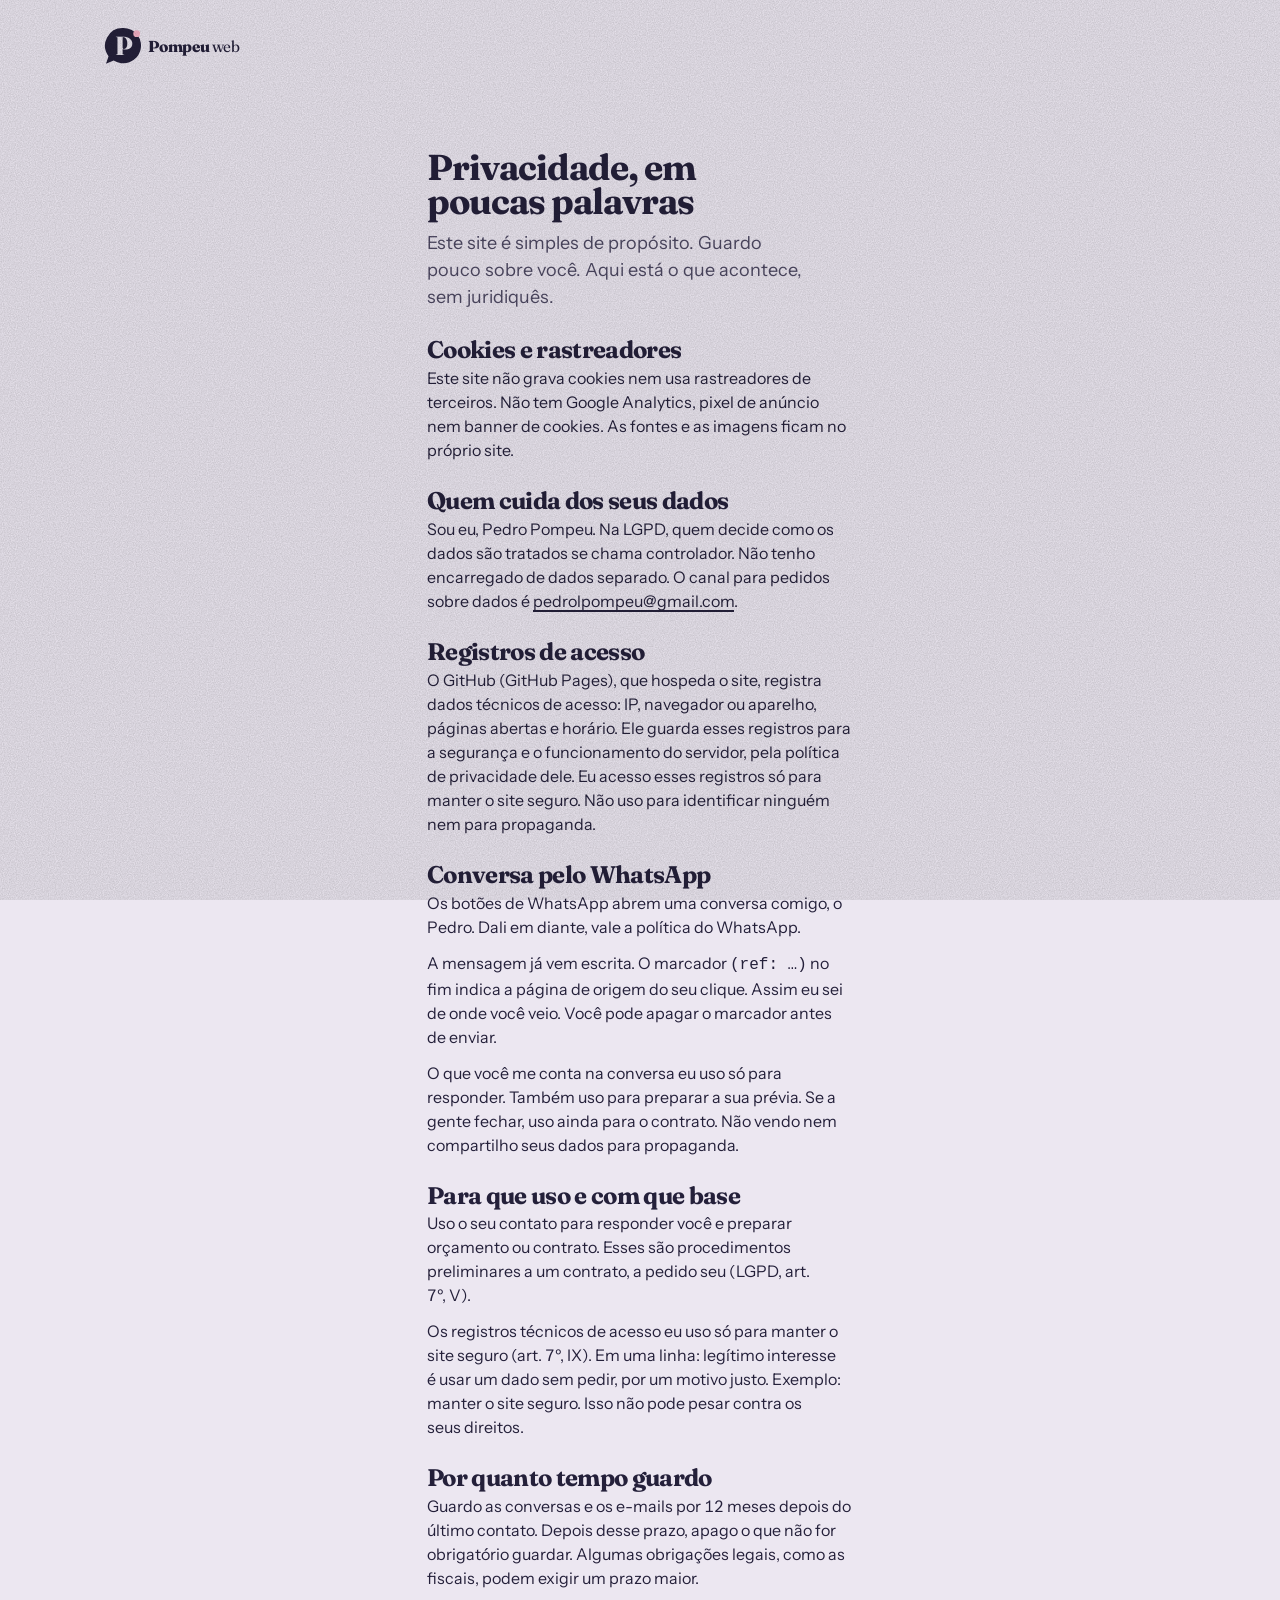
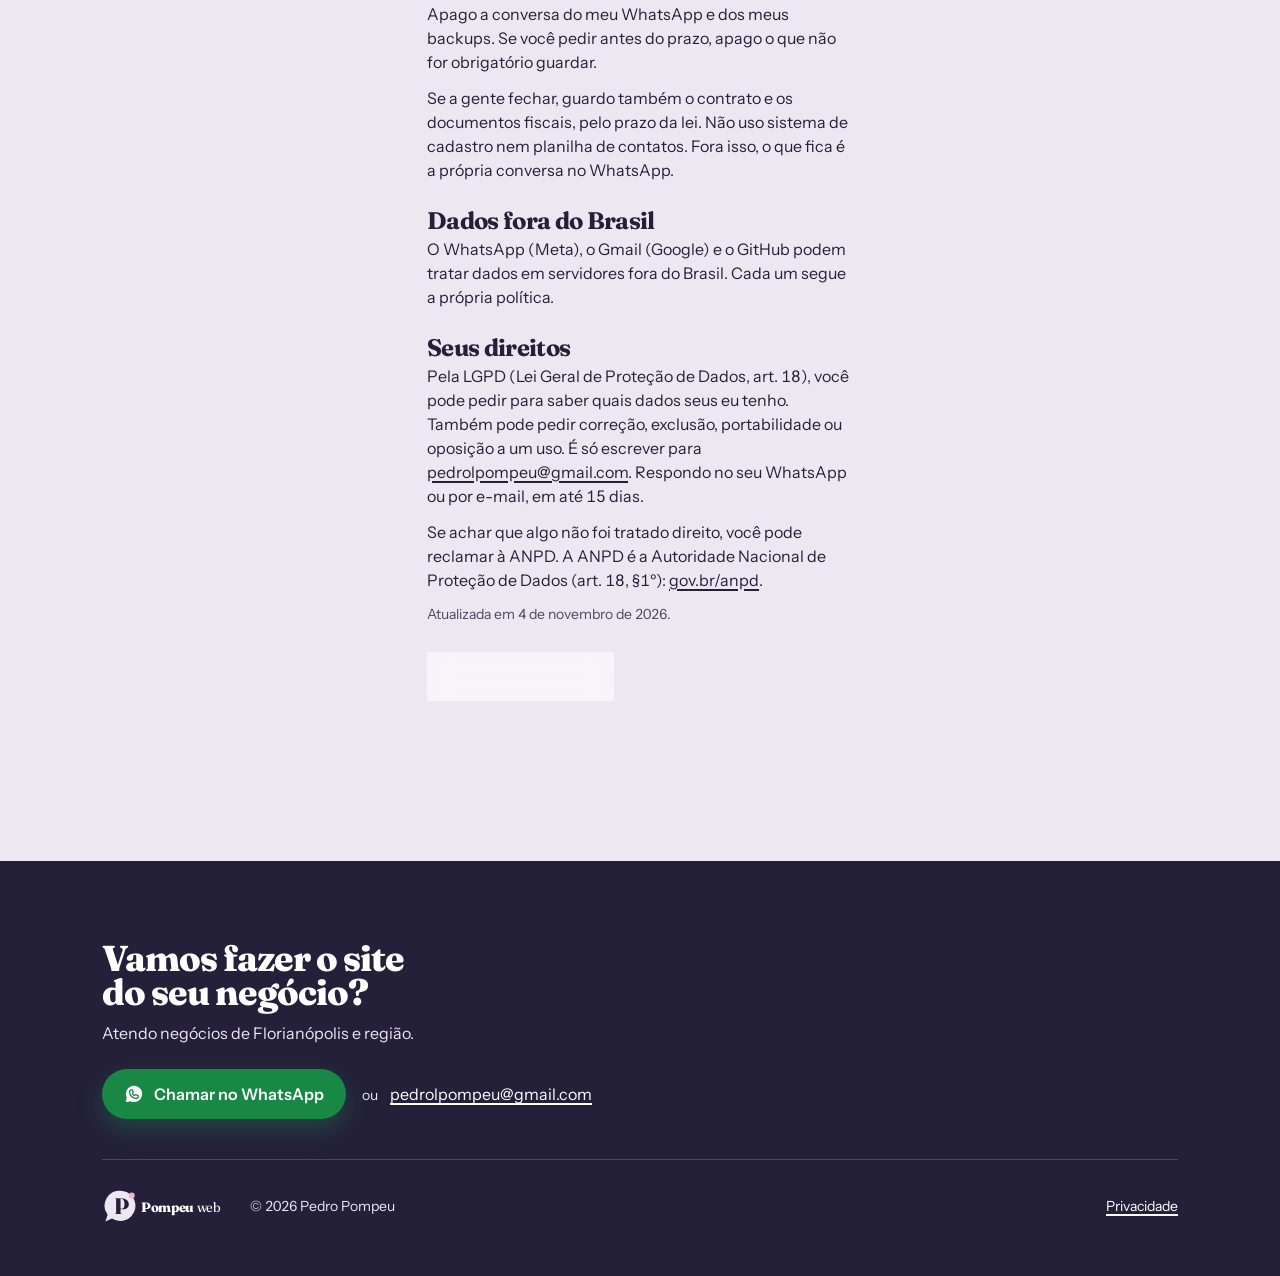
<file: privacidade.html>
<!doctype html>
<html lang="pt-BR">
<head>
<meta charset="utf-8">
<meta name="viewport" content="width=device-width, initial-scale=1">
<title>Privacidade | Pompeu Web</title>
<meta name="description" content="Como o site da Pompeu Web trata os seus dados: sem cookies, sem rastreadores de terceiros e com a conversa pelo WhatsApp.">
<link rel="canonical" href="https://pedropompeu.github.io/privacidade.html">
<link rel="icon" type="image/svg+xml" href="/assets/img/favicon.svg">
<link rel="preload" href="/assets/fonts/fraunces-var.woff2" as="font" type="font/woff2" crossorigin>
<link rel="preload" href="/assets/fonts/instrument-sans-400.woff2" as="font" type="font/woff2" crossorigin>
<link rel="stylesheet" href="/assets/css/tokens.css">
<link rel="stylesheet" href="/assets/css/site.css">
</head>
<body>
<header class="cabecalho">
  <a class="logo" href="/"><svg class="logo-svg" xmlns="http://www.w3.org/2000/svg" viewBox="0 0 492 150" width="140" height="43" role="img" aria-label="Pompeu Web"><path class="logo-balao" d="M75 10a62 62 0 1 1-34 113.8L14 136l9-27A62 62 0 0 1 75 10z"/><text class="logo-letra" x="78" y="106" text-anchor="middle" font-size="92">P</text><circle class="logo-ponto" cx="122" cy="30" r="12"/><text class="logo-nome" x="160" y="96" font-size="56"><tspan class="logo-nome-forte">Pompeu</tspan><tspan class="logo-nome-leve"> web</tspan></text></svg></a>
</header>

<main class="secao pagina-texto">
  <h1>Privacidade, em poucas palavras</h1>
  <p class="secao-texto">Este site é simples de propósito. Guardo pouco sobre você. Aqui está o que acontece, sem juridiquês.</p>

  <h2>Cookies e rastreadores</h2>
  <p>Este site não grava cookies nem usa rastreadores de terceiros. Não tem Google Analytics, pixel de anúncio nem banner de cookies. As fontes e as imagens ficam no próprio site.</p>

  <h2>Quem cuida dos seus dados</h2>
  <p>Sou eu, Pedro Pompeu. Na LGPD, quem decide como os dados são tratados se chama controlador. Não tenho encarregado de dados separado. O canal para pedidos sobre dados é <a href="mailto:pedrolpompeu@gmail.com">pedrolpompeu@gmail.com</a>.</p>

  <h2>Registros de acesso</h2>
  <p>O GitHub (GitHub Pages), que hospeda o site, registra dados técnicos de acesso: IP, navegador ou aparelho, páginas abertas e horário. Ele guarda esses registros para a segurança e o funcionamento do servidor, pela política de privacidade dele. Eu acesso esses registros só para manter o site seguro. Não uso para identificar ninguém nem para propaganda.</p>

  <h2>Conversa pelo WhatsApp</h2>
  <p>Os botões de WhatsApp abrem uma conversa comigo, o Pedro. Dali em diante, vale a política do WhatsApp.</p>
  <p>A mensagem já vem escrita. O marcador <code>(ref: …)</code> no fim indica a página de origem do seu clique. Assim eu sei de onde você veio. Você pode apagar o marcador antes de enviar.</p>
  <p>O que você me conta na conversa eu uso só para responder. Também uso para preparar a sua prévia. Se a gente fechar, uso ainda para o contrato. Não vendo nem compartilho seus dados para propaganda.</p>

  <h2>Para que uso e com que base</h2>
  <p>Uso o seu contato para responder você e preparar orçamento ou contrato. Esses são procedimentos preliminares a um contrato, a pedido seu (LGPD, art. 7º, V).</p>
  <p>Os registros técnicos de acesso eu uso só para manter o site seguro (art. 7º, IX). Em uma linha: legítimo interesse é usar um dado sem pedir, por um motivo justo. Exemplo: manter o site seguro. Isso não pode pesar contra os seus direitos.</p>

  <h2>Por quanto tempo guardo</h2>
  <p>Guardo as conversas e os e-mails por 12 meses depois do último contato. Depois desse prazo, apago o que não for obrigatório guardar. Algumas obrigações legais, como as fiscais, podem exigir um prazo maior.</p>
  <p>Apago a conversa do meu WhatsApp e dos meus backups. Se você pedir antes do prazo, apago o que não for obrigatório guardar.</p>
  <p>Se a gente fechar, guardo também o contrato e os documentos fiscais, pelo prazo da lei. Não uso sistema de cadastro nem planilha de contatos. Fora isso, o que fica é a própria conversa no WhatsApp.</p>

  <h2>Dados fora do Brasil</h2>
  <p>O WhatsApp (Meta), o Gmail (Google) e o GitHub podem tratar dados em servidores fora do Brasil. Cada um segue a própria política.</p>

  <h2>Seus direitos</h2>
  <p>Pela LGPD (Lei Geral de Proteção de Dados, art. 18), você pode pedir para saber quais dados seus eu tenho. Também pode pedir correção, exclusão, portabilidade ou oposição a um uso. É só escrever para <a href="mailto:pedrolpompeu@gmail.com">pedrolpompeu@gmail.com</a>. Respondo no seu WhatsApp ou por e-mail, em até 15 dias.</p>
  <p>Se achar que algo não foi tratado direito, você pode reclamar à ANPD. A ANPD é a Autoridade Nacional de Proteção de Dados (art. 18, §1º): <a href="https://www.gov.br/anpd">gov.br/anpd</a>.</p>

  <p class="secao-nota">Atualizada em 4 de novembro de 2026.</p>
  <p><a class="btn-vidro" href="/">Voltar para o início</a></p>
</main>

<footer class="rodape">
  <div class="rodape-chamada">
    <h2 class="rodape-titulo">Vamos fazer o site do seu negócio?</h2>
    <p>Atendo negócios de Florianópolis e região.</p>
    <p class="rodape-acoes"><a class="btn-whats" id="whats-rodape" href="https://wa.me/5553981097510?text=Oi%2C%20Pedro!%20Tenho%20um%20neg%C3%B3cio%20de%20______%20e%20quero%20ver%20como%20ficaria%20o%20meu%20site.%0A%0A(ref%3A%20privacidade-rodape)"><svg aria-hidden="true" focusable="false" width="20" height="20" xmlns="http://www.w3.org/2000/svg" viewBox="0 0 256 256" fill="currentColor"><path d="M152.58,145.23l23,11.48A24,24,0,0,1,152,176a72.08,72.08,0,0,1-72-72A24,24,0,0,1,99.29,80.46l11.48,23L101,118a8,8,0,0,0-.73,7.51,56.47,56.47,0,0,0,30.15,30.15A8,8,0,0,0,138,155ZM232,128A104,104,0,0,1,79.12,219.82L45.07,231.17a16,16,0,0,1-20.24-20.24l11.35-34.05A104,104,0,1,1,232,128Zm-40,24a8,8,0,0,0-4.42-7.16l-32-16a8,8,0,0,0-8,.5l-14.69,9.8a40.55,40.55,0,0,1-16-16l9.8-14.69a8,8,0,0,0,.5-8l-16-32A8,8,0,0,0,104,64a40,40,0,0,0-40,40,88.1,88.1,0,0,0,88,88A40,40,0,0,0,192,152Z"/></svg><span>Chamar no WhatsApp</span></a> <span class="rodape-alt"><span class="rodape-ou">ou</span> <a href="mailto:pedrolpompeu@gmail.com">pedrolpompeu@gmail.com</a></span></p>
  </div>
  <div class="rodape-faixa">
    <a class="rodape-logo" href="/"><svg class="logo-svg" xmlns="http://www.w3.org/2000/svg" viewBox="0 0 492 150" width="120" height="37" role="img" aria-label="Pompeu Web"><path class="logo-balao" d="M75 10a62 62 0 1 1-34 113.8L14 136l9-27A62 62 0 0 1 75 10z"/><text class="logo-letra" x="78" y="106" text-anchor="middle" font-size="92">P</text><circle class="logo-ponto" cx="122" cy="30" r="12"/><text class="logo-nome" x="160" y="96" font-size="56"><tspan class="logo-nome-forte">Pompeu</tspan><tspan class="logo-nome-leve"> web</tspan></text></svg></a>
    <p>© 2026 Pedro Pompeu</p>
    <a href="privacidade.html">Privacidade</a>
  </div>
</footer>
</body>
</html>
</file>
<file: assets/css/tokens.css>
/* ==========================================================================
   Pompeu Web · design-tokens.css
   [2026-11-02] (i) MAXWELL, a partir do brand-foundation da ARIA e do layout
   aprovado marca-v3-fusao.html (e).
   Stack: HTML/CSS/JS puros, sem build. Tailwind NÃO é usado.
   Arquitetura em 3 camadas:
     1. Primitivos  → valores brutos (nunca usados direto em componentes)
     2. Semânticos  → intenção (texto, fundo, ação, feedback)
     3. Componentes → escopo de cada peça de interface
   Ajustes de contraste (AA) estão marcados com "AJUSTE AA" e justificados em
   maxwell-sistema.md.
   Fontes (apenas 2 famílias, self-hosted em site/assets/fonts):
   Fraunces (variável, opsz 9-144, peso 350-800) e Instrument Sans (400 e 600).
   ========================================================================== */


/* ==========================================================================
   1. PRIMITIVOS
   ========================================================================== */
:root {
  /* --- Paleta da marca (brand-foundation) --- */
  --prim-lavanda: #ECE7F1;        /* fundo base; nunca branco puro */
  --prim-tinta: #24203A;          /* quase-preto violeta: texto e logo */
  --prim-tinta-2: #5B5675;        /* texto secundário original (passa AA só sobre lavanda lisa) */
  --prim-rosa: #F7B3C8;           /* mancha de luz e ponto do logo */
  --prim-rosa-forte: #E0568A;     /* ponto do logo; decorativo (falha AA como texto) */
  --prim-ceu: #B9C7F5;            /* mancha de luz; confiança */
  --prim-mel: #F8DDA8;            /* mancha de luz; comércio e acolhimento */
  --prim-whats: #1FA855;          /* verde WhatsApp reconhecível: ícone, brilho, sombra */
  --prim-branco: #FFFFFF;         /* só para texto sobre escuro e vidro; nunca fundo de página */

  /* --- AJUSTE AA: derivados da paleta, mesmo matiz, mais escuros --- */
  --prim-tinta-2-aa: #4D4862;     /* tinta-2 escurecida: 4,54:1 no pior caso (mancha rosa + grão) */
  --prim-rosa-forte-aa: #901A47;  /* rosa-forte escurecida: 7,12:1 sobre lavanda; texto de destaque/erro */
  --prim-whats-aa: #198845;       /* verde WhatsApp escurecido: 4,52:1 com texto branco */
  --prim-whats-aa-hover: #157A3D; /* hover do botão WhatsApp: 5,41:1 */
  --prim-whats-aa-active: #126B35;/* pressionado: 6,60:1 */
  --prim-tinta-hover: #3A3554;    /* tinta um passo mais clara, hover de pílula ativa: 11,56:1 com branco */

  /* --- Tons claros de feedback (mistura opaca da paleta sobre branco) --- */
  --prim-rosa-35: #FCE4EC;        /* rosa 35% sobre branco: fundo de erro */
  --prim-ceu-35: #E6EBFC;         /* céu 35% sobre branco: fundo de sucesso */
  --prim-mel-50: #FCEED4;         /* mel 50% sobre branco: fundo de aviso */

  /* --- Vidro fosco --- */
  --prim-vidro-55: rgba(255, 255, 255, .55);   /* superfície de vidro padrão */
  --prim-vidro-75: rgba(255, 255, 255, .75);   /* brilho alto do celular (início do gradiente) */
  --prim-vidro-35: rgba(255, 255, 255, .35);   /* brilho baixo do celular (fim do gradiente) */
  --prim-vidro-85: rgba(255, 255, 255, .85);   /* borda de vidro e fundo do selo */
  --prim-vidro-70: rgba(255, 255, 255, .70);   /* vidro hover (mais opaco) */

  /* --- Alfas da tinta (bordas, divisórias, sombras) --- */
  --prim-tinta-a10: rgba(0, 0, 0, .10);         /* divisória de linhas na tela do celular */
  --prim-tinta-a22: rgba(36, 32, 58, .22);      /* borda da pílula de segmento */
  --prim-tinta-a40: rgba(36, 32, 58, .40);      /* borda da pílula em hover */
  --prim-lavanda-a20: rgba(236, 231, 241, .20); /* [2026-11-04] (i) divisória sobre tinta (rodapé) */
  --prim-sombra-violeta-a15: rgba(60, 40, 90, .15); /* sombra de etiquetas flutuantes */
  --prim-sombra-violeta-a22: rgba(60, 40, 90, .22); /* sombra do celular */
  --prim-sombra-whats-a28: rgba(31, 168, 85, .28);  /* brilho verde do botão WhatsApp */
  --prim-sombra-whats-a36: rgba(31, 168, 85, .36);  /* brilho verde no hover */

  /* --- Grão de papel (ruído fractal SVG do layout aprovado) --- */
  --prim-grao: url("data:image/svg+xml,%3Csvg xmlns='http://www.w3.org/2000/svg' width='220' height='220'%3E%3Cfilter id='n'%3E%3CfeTurbulence type='fractalNoise' baseFrequency='.85' numOctaves='3' stitchTiles='stitch'/%3E%3CfeColorMatrix values='0 0 0 0 0 0 0 0 0 0 0 0 0 0 0 0 0 0 .55 0'/%3E%3C/filter%3E%3Crect width='100%25' height='100%25' filter='url(%23n)'/%3E%3C/svg%3E");
  --prim-grao-opacidade: .32;     /* opacidade global do grão */

  /* --- Desfoque --- */
  --prim-blur-6: 6px;             /* vidro leve (pílulas) */
  --prim-blur-10: 10px;           /* vidro de barras/controles */
  --prim-blur-12: 12px;           /* vidro de cartões e etiquetas */
  --prim-blur-16: 16px;           /* vidro do celular */
  --prim-blur-64: 64px;           /* manchas de luz */

  /* --- Raios --- */
  --prim-raio-11: 11px;           /* selo quadrado do logo */
  --prim-raio-12: 12px;           /* amostras de cor, campos */
  --prim-raio-16: 16px;           /* etiquetas flutuantes */
  --prim-raio-20: 20px;           /* cartões */
  --prim-raio-34: 34px;           /* tela do celular */
  --prim-raio-44: 44px;           /* moldura do celular */
  --prim-raio-pilula: 999px;      /* botões e pílulas */
  --prim-raio-circulo: 50%;       /* manchas e pontos */

  /* --- Espaçamento (escala base 4px, valores do layout) --- */
  --prim-esp-1: 4px;
  --prim-esp-2: 6px;
  --prim-esp-3: 8px;
  --prim-esp-4: 10px;
  --prim-esp-5: 12px;
  --prim-esp-6: 14px;
  --prim-esp-7: 16px;
  --prim-esp-8: 18px;
  --prim-esp-9: 20px;
  --prim-esp-10: 22px;
  --prim-esp-11: 28px;
  --prim-esp-12: 40px;
  --prim-esp-13: 60px;
  --prim-esp-14: 80px;

  /* --- Famílias (só 2) --- */
  --prim-fonte-serifa: 'Fraunces', Georgia, serif;                  /* títulos, logo, preços grandes */
  --prim-fonte-sans: 'Instrument Sans', system-ui, sans-serif;      /* texto, botões, rótulos */

  /* --- Pesos --- */
  --prim-peso-400: 400;
  --prim-peso-600: 600;
  --prim-peso-700: 700;           /* só Fraunces (variável); Instrument Sans carrega 400/600 */
  --prim-peso-800: 800;

  /* --- Tamanhos tipográficos fluidos (360px → 1120px) --- */
  --prim-fs-2xs: 9px;                                   /* selo de demonstração (dentro do mock) */
  --prim-fs-xs: 0.75rem;                                /* 12px · rótulos de controle */
  --prim-fs-sm: clamp(0.8125rem, 0.78rem + 0.15vw, 0.875rem); /* 13→14px · legendas, preço miúdo */
  --prim-fs-md: clamp(0.9375rem, 0.9rem + 0.15vw, 1rem);      /* 15→16px · botões */
  --prim-fs-lg: clamp(1rem, 0.94rem + 0.3vw, 1.125rem);       /* 16→18px · lead */
  --prim-fs-xl: clamp(1.25rem, 1.1rem + 0.6vw, 1.5rem);       /* 20→24px · logo, subtítulo */
  --prim-fs-2xl: clamp(1.625rem, 1.3rem + 1.4vw, 2.25rem);    /* 26→36px · título de seção */
  --prim-fs-3xl: clamp(2.25rem, 1.8rem + 2vw, 2.875rem);      /* 36→46px · preço grande */
  --prim-fs-4xl: clamp(2.625rem, 6.6vw, 5.375rem);            /* 42→86px · título da home (layout) */

  /* --- Entrelinha e espaçamento de letras --- */
  --prim-lh-titulo: .95;
  --prim-lh-justo: 1;
  --prim-lh-texto: 1.5;
  --prim-lh-legenda: 1.45;
  --prim-ls-titulo: -0.028em;     /* ≈ -2.4px em 86px */
  --prim-ls-logo: -0.025em;       /* ≈ -0.6px em 24px */
  --prim-ls-rotulo: .1em;         /* rótulos em caixa alta */

  /* --- Eixo de peso variável (título interativo) --- */
  --prim-wght-repouso: 350;       /* peso das letras longe do cursor */
  --prim-wght-pico: 800;          /* peso das letras sob o cursor */
  --prim-wght-raio: 240;          /* px de alcance da influência do cursor (lido pelo JS) */

  /* --- Durações --- */
  --prim-dur-0: 0ms;
  --prim-dur-140: 140ms;          /* inclinação do celular (segue o dedo) */
  --prim-dur-200: 200ms;          /* hover de pílula */
  --prim-dur-250: 250ms;          /* peso variável das letras */
  --prim-dur-380: 380ms;          /* "mola" do celular ao trocar segmento */
  --prim-dur-500: 500ms;          /* troca de cor da tela */
  --prim-dur-600: 600ms;          /* troca do gradiente do topo */
  --prim-dur-800: 800ms;          /* troca de cor da mancha */
  --prim-dur-1200: 1200ms;        /* deriva das manchas */
  --prim-dur-digitar: 50ms;       /* intervalo por letra do endereço digitado */

  /* --- Curvas --- */
  --prim-ease-mola: cubic-bezier(.2, 1.6, .4, 1);  /* passa do ponto e volta: assinatura de movimento */
  --prim-ease-suave: cubic-bezier(.2, .8, .2, 1);  /* desaceleração longa (manchas) */
  --prim-ease-saida: ease-out;                     /* resposta direta ao ponteiro */
  --prim-ease-padrao: ease;

  /* --- Profundidade 3D do celular --- */
  --prim-perspectiva: 1000px;
  --prim-tilt-y-max: 30deg;       /* rotação horizontal máxima pelo mouse */
  --prim-tilt-x-max: 22deg;       /* rotação vertical máxima pelo mouse */
  --prim-giro-y-max: 25deg;       /* limite pelo giroscópio */
  --prim-giro-x-max: 20deg;
  --prim-z-tag-1: 70px;           /* etiqueta flutuante 1 */
  --prim-z-tag-2: 50px;           /* etiqueta flutuante 2 */

  /* --- Camadas (z-index) --- */
  --prim-z-0: 0;
  --prim-z-2: 2;
  --prim-z-40: 40;
  --prim-z-50: 50;
  --prim-z-60: 60;
  --prim-z-70: 70;
}


/* ==========================================================================
   2. SEMÂNTICOS
   ========================================================================== */
:root {
  /* --- Fundos --- */
  --cor-fundo-pagina: var(--prim-lavanda);          /* base de toda página */
  --cor-fundo-invertido: var(--prim-tinta);         /* blocos escuros, pílula ativa, logo */
  --cor-fundo-vidro: var(--prim-vidro-55);          /* superfícies de vidro */
  --cor-fundo-vidro-hover: var(--prim-vidro-70);
  --cor-borda-vidro: var(--prim-vidro-85);

  /* --- Texto --- */
  --cor-texto: var(--prim-tinta);                   /* texto principal: 12,86:1 sobre lavanda */
  --cor-texto-2: var(--prim-tinta-2-aa);            /* AJUSTE AA: secundário seguro sobre manchas + grão */
  --cor-texto-invertido: var(--prim-branco);        /* sobre tinta e sobre verde de ação */
  --cor-texto-sobre-tinta: var(--prim-lavanda);     /* "P" do logo sobre o balão */
  --cor-texto-destaque: var(--prim-rosa-forte-aa);  /* AJUSTE AA: destaque em texto */
  --cor-texto-desabilitado: var(--prim-tinta-2);    /* aplicado com opacidade, isento de AA (WCAG 1.4.3) */

  /* --- Ações --- */
  --cor-acao-whats: var(--prim-whats-aa);           /* EXCLUSIVO para ações de WhatsApp */
  --cor-acao-whats-hover: var(--prim-whats-aa-hover);
  --cor-acao-whats-active: var(--prim-whats-aa-active);
  --cor-acao-whats-icone: var(--prim-whats);        /* verde original para ícone/brilho */
  --cor-acao-neutra: var(--prim-tinta);             /* ação neutra/seleção (nunca verde) */
  --cor-acao-neutra-hover: var(--prim-tinta-hover);

  /* --- Foco --- */
  --cor-foco: var(--prim-tinta);                    /* anel de foco: 12,86:1 sobre lavanda */
  --cor-foco-sobre-escuro: var(--prim-lavanda);     /* anel sobre fundo tinta ou verde */
  --foco-largura: 2px;
  --foco-offset: 3px;

  /* --- Feedback (sem verde: verde é só WhatsApp) --- */
  --cor-erro-texto: var(--prim-rosa-forte-aa);      /* 7,20:1 sobre fundo de erro */
  --cor-erro-fundo: var(--prim-rosa-35);
  --cor-erro-borda: var(--prim-rosa-forte);
  --cor-sucesso-texto: var(--prim-tinta);           /* sucesso = tinta + céu + ícone de confirmação */
  --cor-sucesso-fundo: var(--prim-ceu-35);
  --cor-sucesso-borda: var(--prim-ceu);
  --cor-aviso-fundo: var(--prim-mel-50);

  /* --- Manchas de luz --- */
  --cor-mancha-1: var(--prim-rosa);
  --cor-mancha-2: var(--prim-ceu);
  --cor-mancha-3: var(--prim-mel);                  /* trocada pelo JS conforme o segmento */
  --mancha-blur: var(--prim-blur-64);
  --mancha-opacidade: .75;

  /* --- Textura --- */
  --textura-grao: var(--prim-grao);
  --textura-grao-opacidade: var(--prim-grao-opacidade);
  --textura-grao-mistura: multiply;

  /* --- Vidro --- */
  --vidro-blur-leve: var(--prim-blur-6);
  --vidro-blur: var(--prim-blur-12);
  --vidro-blur-forte: var(--prim-blur-16);

  /* --- Sombras (elevação) --- */
  --sombra-1: 0 14px 30px var(--prim-sombra-violeta-a15);           /* etiqueta flutuante */
  --sombra-2: 0 40px 80px var(--prim-sombra-violeta-a22);           /* celular */
  --sombra-brilho-interno: inset 0 1px 0 var(--prim-branco);        /* fio de luz no topo do vidro */
  --sombra-whats: 0 10px 24px var(--prim-sombra-whats-a28);
  --sombra-whats-hover: 0 14px 30px var(--prim-sombra-whats-a36);

  /* --- Raios --- */
  --raio-sm: var(--prim-raio-12);
  --raio-md: var(--prim-raio-16);
  --raio-lg: var(--prim-raio-20);
  --raio-pilula: var(--prim-raio-pilula);

  /* --- Espaçamento semântico --- */
  --esp-gutter: var(--prim-esp-10);                 /* margem lateral (22px) */
  --esp-gap-inline: var(--prim-esp-3);              /* entre pílulas */
  --esp-gap-cartoes: var(--prim-esp-6);             /* entre cartões */
  --esp-secao: var(--prim-esp-14);                  /* entre seções */
  --largura-max: 1120px;                            /* largura máxima do conteúdo */
  /* [2026-11-02] (i) NOVOS (Task 3, site.css): degraus semânticos para o layout da home,
     para o CSS do site não usar --prim-* direto. */
  --esp-xs: var(--prim-esp-1);                      /* 4px · ajuste fino */
  --esp-sm: var(--prim-esp-5);                      /* 12px · entre linhas de texto */
  --esp-md: var(--prim-esp-7);                      /* 16px · entre blocos pequenos */
  --esp-lg: var(--prim-esp-11);                     /* 28px · entre grupos */
  --esp-xl: var(--prim-esp-12);                     /* 40px · respiro do topo */
  --esp-secao-celular: var(--prim-esp-13);          /* 60px · entre seções no celular */
  --largura-texto: 470px;                           /* medida máxima de parágrafo (layout aprovado) */

  /* --- Tipografia semântica --- */
  --fonte-titulo: var(--prim-fonte-serifa);
  --fonte-texto: var(--prim-fonte-sans);
  --fs-titulo-home: var(--prim-fs-4xl);
  --fs-titulo-secao: var(--prim-fs-2xl);
  --fs-preco-grande: var(--prim-fs-3xl);
  --fs-lead: var(--prim-fs-lg);
  --fs-corpo: var(--prim-fs-md);
  --fs-legenda: var(--prim-fs-sm);
  --fs-rotulo: var(--prim-fs-xs);
  /* [2026-11-02] (i) NOVOS (Task 3, site.css): pesos, entrelinhas e subtítulo semânticos. */
  --fs-subtitulo: var(--prim-fs-xl);
  --peso-regular: var(--prim-peso-400);
  --peso-forte: var(--prim-peso-600);
  --peso-titulo: var(--prim-peso-700);
  --peso-pesado: var(--prim-peso-800);
  --lh-titulo: var(--prim-lh-titulo);
  --lh-justo: var(--prim-lh-justo);
  --lh-texto: var(--prim-lh-texto);
  --lh-legenda: var(--prim-lh-legenda);
  --ls-titulo: var(--prim-ls-titulo);
  --ls-logo: var(--prim-ls-logo);
  --ls-rotulo: var(--prim-ls-rotulo);
  --numeros: tabular-nums;                          /* preços alinhados */

  /* --- Título interativo --- */
  --titulo-wght-repouso: var(--prim-wght-repouso);
  --titulo-wght-pico: var(--prim-wght-pico);
  --titulo-wght-raio: var(--prim-wght-raio);
  --titulo-wght-transicao: var(--prim-dur-250);

  /* --- Movimento --- */
  --dur-instantaneo: var(--prim-dur-140);
  --dur-rapido: var(--prim-dur-200);
  --dur-medio: var(--prim-dur-380);
  --dur-lento: var(--prim-dur-600);
  --dur-deriva: var(--prim-dur-1200);
  --dur-digitar: var(--prim-dur-digitar);
  --ease-mola: var(--prim-ease-mola);
  --ease-suave: var(--prim-ease-suave);
  --ease-saida: var(--prim-ease-saida);
  --mov-elevar: -2px;                               /* deslocamento vertical no hover */
  --mov-encolher: .95;                              /* escala inicial da "mola" */
  --mov-pressionar: .97;                            /* escala ao pressionar */

  /* --- Camadas --- */
  --z-mancha: var(--prim-z-0);
  --z-conteudo: var(--prim-z-2);
  --z-botao-fixo: var(--prim-z-40);                 /* botão fixo de WhatsApp */
  --z-grao: var(--prim-z-50);                       /* grão por cima do conteúdo, sem eventos */
  --z-controles: var(--prim-z-60);
  --z-modal: var(--prim-z-70);

  /* --- Estados genéricos --- */
  --opacidade-desabilitado: .5;
  --cursor-desabilitado: not-allowed;

  /* --- Tempo de leitura de feedback ---
     [2026-11-02] (i) NOVA: tempo que uma mensagem de sucesso fica visível antes de
     voltar ao default (ex.: "Link copiado"). NÃO é duração de animação e por isso
     NÃO é zerado em prefers-reduced-motion (antes era --dur-lento × 3, que virava 0ms). */
  --tempo-feedback: 1800ms;

  /* --- Esquema de cor ---
     [2026-11-02] (i) NOVA: a marca não tem modo escuro (fundo sempre lavanda).
     Declara esquema claro para controles nativos e barras de rolagem. */
  color-scheme: light;
}


/* ==========================================================================
   3. COMPONENTES
   ========================================================================== */
:root {
  /* --- Botão WhatsApp (ação primária, única em verde) --- */
  --btn-whats-bg: var(--cor-acao-whats);
  --btn-whats-bg-hover: var(--cor-acao-whats-hover);
  --btn-whats-bg-active: var(--cor-acao-whats-active);
  --btn-whats-texto: var(--cor-texto-invertido);    /* 4,52 / 5,41 / 6,60 :1 */
  --btn-whats-fonte: var(--prim-peso-600) var(--fs-corpo) / var(--prim-lh-justo) var(--fonte-texto);
  --btn-whats-padding: 15px var(--prim-esp-10);
  --btn-whats-gap: var(--prim-esp-4);
  --btn-whats-raio: var(--raio-pilula);
  --btn-whats-sombra: var(--sombra-whats);
  --btn-whats-sombra-hover: var(--sombra-whats-hover);
  --btn-whats-anel-foco: var(--cor-foco);           /* anel tinta fora do botão (offset) */
  --btn-whats-elevar: var(--mov-elevar);
  --btn-whats-transicao: transform var(--dur-rapido) var(--ease-mola), background-color var(--dur-rapido) var(--ease-saida), box-shadow var(--dur-rapido) var(--ease-saida);
  --btn-whats-alvo-min: 48px;                       /* área de toque mínima */

  /* --- Botão fixo de WhatsApp (celular) --- */
  --btn-whats-fixo-distancia: var(--prim-esp-7);    /* do canto inferior direito */
  --btn-whats-fixo-tamanho: 56px;
  --btn-whats-fixo-z: var(--z-botao-fixo);

  /* --- Botão secundário de vidro --- */
  --btn-vidro-bg: var(--cor-fundo-vidro);
  --btn-vidro-bg-hover: var(--cor-fundo-vidro-hover);
  --btn-vidro-bg-active: var(--prim-vidro-85);
  --btn-vidro-borda: var(--cor-borda-vidro);
  --btn-vidro-texto: var(--cor-texto);              /* 14,32:1 sobre vidro */
  --btn-vidro-blur: var(--vidro-blur);
  --btn-vidro-fonte: var(--prim-peso-600) var(--fs-corpo) / var(--prim-lh-justo) var(--fonte-texto);
  --btn-vidro-padding: 15px var(--prim-esp-10);
  --btn-vidro-raio: var(--raio-pilula);
  --btn-vidro-anel-foco: var(--cor-foco);

  /* --- Pílula de segmento ("Escolha seu negócio") --- */
  --pilula-bg: var(--cor-fundo-vidro);
  --pilula-bg-hover: var(--cor-fundo-vidro-hover);
  --pilula-bg-ativa: var(--cor-acao-neutra);
  --pilula-bg-ativa-hover: var(--cor-acao-neutra-hover);
  --pilula-borda: var(--prim-tinta-a22);
  --pilula-borda-hover: var(--prim-tinta-a40);
  --pilula-borda-ativa: var(--cor-acao-neutra);
  --pilula-texto: var(--cor-texto);
  --pilula-texto-ativa: var(--cor-texto-invertido); /* 15,64:1 */
  --pilula-blur: var(--vidro-blur-leve);
  --pilula-fonte: var(--prim-peso-600) var(--fs-corpo) / var(--prim-lh-justo) var(--fonte-texto);
  --pilula-padding: var(--prim-esp-5) var(--prim-esp-8);
  --pilula-raio: var(--raio-pilula);
  --pilula-gap: var(--esp-gap-inline);
  --pilula-elevar-hover: var(--mov-elevar);
  --pilula-escala-active: var(--mov-pressionar);
  --pilula-anel-foco: var(--cor-foco);
  --pilula-foco-largura: var(--foco-largura);
  --pilula-foco-offset: var(--foco-offset);
  --pilula-transicao: transform var(--dur-rapido) var(--ease-mola), background-color var(--dur-rapido) var(--ease-saida), color var(--dur-rapido) var(--ease-saida);

  /* --- Cartão de vidro --- */
  --cartao-bg: var(--cor-fundo-vidro);
  --cartao-borda: var(--cor-borda-vidro);
  --cartao-blur: var(--vidro-blur);
  --cartao-raio: var(--raio-lg);
  --cartao-padding: var(--prim-esp-8);
  --cartao-altura-min: 150px;
  --cartao-texto: var(--cor-texto);
  --cartao-texto-2: var(--cor-texto-2);             /* 7,95:1 sobre vidro */
  --cartao-sombra-hover: var(--sombra-1);

  /* --- Cartão de plano --- */
  --plano-bg: var(--cor-fundo-vidro);
  --plano-bg-destaque: var(--cor-fundo-invertido);  /* plano recomendado em tinta */
  --plano-borda: var(--cor-borda-vidro);
  --plano-borda-destaque: var(--prim-tinta);
  --plano-texto: var(--cor-texto);
  --plano-texto-destaque: var(--cor-texto-invertido);
  --plano-texto-2: var(--cor-texto-2);
  --plano-texto-2-destaque: var(--prim-lavanda);    /* 12,86:1 sobre tinta */
  --plano-raio: var(--raio-lg);
  --plano-padding: var(--prim-esp-10);
  --plano-blur: var(--vidro-blur);
  --plano-sombra: var(--sombra-1);
  --plano-preco-fonte: var(--prim-peso-800) var(--fs-preco-grande) / var(--prim-lh-justo) var(--fonte-titulo);
  --plano-preco-ls: -0.033em;                       /* ≈ -1.5px em 46px */
  --plano-preco-numeros: var(--numeros);
  --plano-nome-fonte: var(--prim-peso-600) var(--fs-rotulo) / var(--prim-lh-texto) var(--fonte-texto);
  --plano-nome-ls: var(--prim-ls-rotulo);
  --plano-gap: var(--prim-esp-6);
  --plano-anel-foco-destaque: var(--cor-foco-sobre-escuro); /* [2026-11-02] (i) NOVA: anel do botão dentro do plano em tinta (12,86:1); tinta sobre tinta seria 1:1 */

  /* --- Selo "Modelo de demonstração · Pompeu Web" --- */
  --selo-bg: var(--prim-vidro-85);
  --selo-texto: var(--prim-tinta);                  /* ≥ 11,49:1 sobre qualquer topo de modelo */
  --selo-fonte: var(--prim-peso-400) var(--prim-fs-2xs) / var(--prim-lh-justo) var(--fonte-texto);
  --selo-padding: var(--prim-esp-1) var(--prim-esp-3);
  --selo-raio: var(--raio-pilula);
  --selo-distancia: var(--prim-esp-5);              /* do canto superior esquerdo */
  --selo-fs-real: var(--prim-fs-xs);                /* 12px quando o selo é usado no modelo em tela cheia */

  /* --- Celular da prévia --- */
  --cel-largura: 290px;
  --cel-altura: 590px;
  --cel-largura-sm: 250px;                          /* abaixo de 860px */
  --cel-altura-sm: 510px;
  --cel-raio: var(--prim-raio-44);
  --cel-padding: 11px;
  --cel-bg: linear-gradient(145deg, var(--prim-vidro-75), var(--prim-vidro-35));
  --cel-borda: var(--cor-borda-vidro);
  --cel-blur: var(--vidro-blur-forte);
  --cel-sombra: var(--sombra-2), var(--sombra-brilho-interno);
  --cel-perspectiva: var(--prim-perspectiva);
  --cel-tilt-y-max: var(--prim-tilt-y-max);
  --cel-tilt-x-max: var(--prim-tilt-x-max);
  --cel-giro-y-max: var(--prim-giro-y-max);
  --cel-giro-x-max: var(--prim-giro-x-max);
  --cel-transicao: transform var(--dur-instantaneo) var(--ease-saida);
  --cel-mola-dur: var(--dur-medio);
  --cel-mola-ease: var(--ease-mola);
  --cel-mola-escala: var(--mov-encolher);
  --cel-tela-raio: var(--prim-raio-34);
  --cel-tela-transicao: background var(--prim-dur-500), color var(--prim-dur-500);
  --cel-topo-transicao: background var(--dur-lento);
  --cel-divisoria: var(--prim-tinta-a10);
  --cel-titulo-fonte: var(--prim-peso-800) 31px / var(--prim-lh-justo) var(--fonte-titulo);
  --cel-whats-bg: var(--cor-acao-whats);            /* botão WhatsApp dentro do mock */
  --cel-whats-texto: var(--cor-texto-invertido);
  /* [2026-11-02] (i) NOVOS (Task 3): o iframe da prévia renderiza o modelo a 390px
     (largura de celular real) e é reduzido para caber na tela da moldura.
     escala = (--cel-largura - 2 × --cel-padding) / --cel-tela-base. */
  --cel-tela-base: 390px;
  --cel-tela-escala: .6872;                         /* (290 - 22) / 390 */
  --cel-tela-escala-sm: .5846;                      /* (250 - 22) / 390 */
  /* Prévia no modo computador: o iframe tem 1280 × 800 e o JS calcula --escala. */
  --previa-pc-largura: 1280px;
  --previa-pc-altura: 800px;
  --previa-pc-raio: var(--raio-lg);
  --previa-pc-padding: var(--prim-esp-4);

  /* --- Etiqueta flutuante (preço, endereço digitado) --- */
  --tag-bg: var(--cor-fundo-vidro);
  --tag-borda: var(--cor-borda-vidro);
  --tag-blur: var(--vidro-blur);
  --tag-raio: var(--raio-md);
  --tag-padding: var(--prim-esp-5) var(--prim-esp-7);
  --tag-sombra: var(--sombra-1);
  --tag-z-1: var(--prim-z-tag-1);
  --tag-z-2: var(--prim-z-tag-2);
  --tag-rotacao-1: 5deg;
  --tag-rotacao-2: -4deg;

  /* --- Mancha de luz --- */
  --mancha-transicao: transform var(--dur-deriva) var(--ease-suave), background var(--prim-dur-800);
  --mancha-deriva-x: 120px;                         /* deslocamento máximo pelo cursor */
  --mancha-deriva-y: 110px;
  /* [2026-11-02] (i) NOVOS (Task 3): tamanhos das 3 manchas do layout aprovado. */
  --mancha-tamanho-1: 560px;
  --mancha-tamanho-2: 480px;
  --mancha-tamanho-3: 400px;

  /* --- Rodapé --- */
  --rodape-divisoria: var(--prim-lavanda-a20);      /* [2026-11-04] (i) linha entre chamada e faixa */

  /* --- Logo --- */
  --logo-balao: var(--prim-tinta);
  --logo-letra: var(--prim-lavanda);
  --logo-ponto: var(--prim-rosa);
  --logo-wght-repouso: var(--prim-peso-800);
  --logo-wght-hover: var(--prim-peso-400);
  --logo-transicao: font-variation-settings var(--dur-medio) var(--ease-mola), transform var(--dur-medio) var(--ease-mola);
}

/* --- Ajustes responsivos de componente --- */
@media (max-width: 860px) {
  :root {
    --cel-largura: var(--cel-largura-sm);
    --cel-altura: var(--cel-altura-sm);
    --cel-tela-escala: var(--cel-tela-escala-sm);
  }
}


/* ==========================================================================
   MOVIMENTO REDUZIDO — zera durações, curvas e deslocamentos.
   Título fica no peso de repouso, celular não inclina, manchas não derivam,
   endereço aparece inteiro (JS deve ler --dur-digitar = 0ms).
   ========================================================================== */
@media (prefers-reduced-motion: reduce) {
  :root {
    --prim-dur-140: 0ms;
    --prim-dur-200: 0ms;
    --prim-dur-250: 0ms;
    --prim-dur-380: 0ms;
    --prim-dur-500: 0ms;
    --prim-dur-600: 0ms;
    --prim-dur-800: 0ms;
    --prim-dur-1200: 0ms;
    --prim-dur-digitar: 0ms;

    --prim-ease-mola: linear;
    --prim-ease-suave: linear;

    --mov-elevar: 0px;
    --mov-encolher: 1;
    --mov-pressionar: 1;

    --cel-tilt-y-max: 0deg;
    --cel-tilt-x-max: 0deg;
    --cel-giro-y-max: 0deg;
    --cel-giro-x-max: 0deg;
    --mancha-deriva-x: 0px;
    --mancha-deriva-y: 0px;

    --titulo-wght-pico: var(--prim-wght-repouso);   /* sem efeito de peso */
    --logo-wght-hover: var(--prim-peso-800);
  }
}
</file>
<file: assets/css/site.css>
/* ==========================================================================
   Pompeu Web · site.css (home e 404)
   Celular primeiro: base em 320–599px, depois 600px, 960px (.fluxo em 2 colunas) e 1024px.
   Toda cor e medida da marca vem de tokens.css (carregado antes).
   Estados alternados pelo JS (Task 4):
     .is-ativo / [aria-pressed="true"]  segmento escolhido
     .is-ativo / [aria-selected="true"] aba Celular/Computador
     #previa[data-modo="celular|computador"]
     #previa[data-estado="vazio|carregando|pronto|erro"]
     #celular --cel-rot-y / --cel-rot-x  inclinação 3D
     #previa-frame --escala               escala do modo computador
     #titulo-home .palavra > .letra       peso por letra; texto real em .sr-only
     html.sem-movimento                   movimento desligado
   ========================================================================== */


/* --- Fontes locais (woff2 variáveis) --- */
@font-face {
  font-family: 'Fraunces';
  src: url('../fonts/fraunces-var.woff2') format('woff2');
  font-weight: 300 900;
  font-style: normal;
  font-display: swap;
}

@font-face {
  font-family: 'Instrument Sans';
  src: url('../fonts/instrument-sans-400.woff2') format('woff2');
  font-weight: 400 600;
  font-style: normal;
  font-display: swap;
}


/* --- Base --- */
*,
*::before,
*::after {
  box-sizing: border-box;
}

html {
  -webkit-text-size-adjust: 100%;
  text-size-adjust: 100%;
  overflow-x: clip;
}

body {
  margin: 0;
  min-height: 100vh;
  overflow-x: clip;
  background-color: var(--cor-fundo-pagina);
  color: var(--cor-texto);
  font-family: var(--fonte-texto);
  font-size: var(--fs-corpo);
  font-weight: var(--peso-regular);
  line-height: var(--lh-texto);
  font-variant-numeric: var(--numeros);
}

h1,
h2,
h3,
p,
ul,
ol,
figure {
  margin: 0;
}

h1,
h2 {
  font-family: var(--fonte-titulo);
  font-weight: var(--peso-titulo);
  line-height: var(--lh-titulo);
  letter-spacing: var(--ls-titulo);
  text-wrap: balance;
}

h3 {
  font-family: var(--fonte-titulo);
  font-size: var(--fs-subtitulo);
  font-weight: var(--peso-titulo);
  line-height: var(--lh-justo);
}

p {
  text-wrap: pretty;
}

img,
svg,
iframe {
  display: block;
  max-width: 100%;
}

img {
  height: auto;
}

svg {
  flex-shrink: 0;
}

a {
  color: inherit;
  text-decoration-thickness: 1.5px;
  text-underline-offset: .2em;
}

button {
  font: inherit;
  color: inherit;
}

strong {
  font-weight: var(--peso-forte);
}

[hidden] {
  display: none !important;
}

.sr-only {
  position: absolute;
  width: 1px;
  height: 1px;
  margin: -1px;
  padding: 0;
  overflow: hidden;
  clip-path: inset(50%);
  white-space: nowrap;
  border: 0;
}


/* --- S1 · grão de papel por cima de tudo --- */
body::after {
  content: "";
  position: fixed;
  inset: 0;
  background: var(--textura-grao);
  opacity: var(--textura-grao-opacidade);
  mix-blend-mode: var(--textura-grao-mistura);
  pointer-events: none;
  z-index: var(--z-grao);
}


/* --- S2 · manchas de luz (fixas, atrás do conteúdo) --- */
.mancha {
  position: fixed;
  border-radius: 50%;
  filter: blur(var(--mancha-blur));
  opacity: var(--mancha-opacidade);
  pointer-events: none;
  z-index: var(--z-mancha);
  transition: var(--mancha-transicao);
}

.mancha-1 {
  width: var(--mancha-tamanho-1);
  height: var(--mancha-tamanho-1);
  left: calc(var(--mancha-tamanho-1) * -.25);
  top: calc(var(--mancha-tamanho-1) * -.2);
  background: var(--cor-mancha-1);
}

.mancha-2 {
  width: var(--mancha-tamanho-2);
  height: var(--mancha-tamanho-2);
  right: calc(var(--mancha-tamanho-2) * -.25);
  top: calc(var(--esp-xl) * 4);
  background: var(--cor-mancha-2);
}

.mancha-3 {
  width: var(--mancha-tamanho-3);
  height: var(--mancha-tamanho-3);
  left: 35%;
  top: calc(var(--mancha-tamanho-3) * 1.3);
  background: var(--cor-mancha-3);
}


/* --- Foco visível em todo interativo --- */
:focus-visible {
  outline: var(--foco-largura) solid var(--cor-foco);
  outline-offset: var(--foco-offset);
}

.pular {
  position: absolute;
  left: var(--esp-md);
  top: var(--esp-md);
  z-index: var(--z-modal);
  padding: var(--btn-vidro-padding);
  border-radius: var(--raio-pilula);
  background: var(--cor-fundo-invertido);
  color: var(--cor-texto-invertido);
  font: var(--btn-vidro-fonte);
  text-decoration: none;
  transform: translateY(-200%);
}

.pular:focus-visible {
  transform: none;
  outline-color: var(--cor-foco);
}


/* --- Camadas de conteúdo acima das manchas ---
   O topo não cria contexto de empilhamento: as manchas fixas dentro dele
   ficam atrás de todo o conteúdo, inclusive do cabeçalho. */
.cabecalho,
main > :not(.hero),
.hero > :not(.mancha),
.rodape {
  position: relative;
  z-index: var(--z-conteudo);
}


/* ==========================================================================
   Botões
   ========================================================================== */

/* --- S6 · Botão WhatsApp (único verde) --- */
.btn-whats {
  display: inline-flex;
  align-items: center;
  justify-content: center;
  gap: var(--btn-whats-gap);
  min-height: var(--btn-whats-alvo-min);
  padding: var(--btn-whats-padding);
  border-radius: var(--btn-whats-raio);
  background: var(--btn-whats-bg);
  color: var(--btn-whats-texto);
  font: var(--btn-whats-fonte);
  text-align: center;
  text-decoration: none;
  box-shadow: var(--btn-whats-sombra);
  transition: var(--btn-whats-transicao);
  -webkit-tap-highlight-color: transparent;
}

.btn-whats:focus-visible {
  outline-color: var(--btn-whats-anel-foco);
}

.btn-whats:active {
  background: var(--btn-whats-bg-active);
  transform: scale(var(--mov-pressionar));
}

/* --- S3 · Botão de vidro --- */
.btn-vidro {
  display: inline-flex;
  align-items: center;
  justify-content: center;
  gap: var(--esp-gap-inline);
  min-height: var(--btn-whats-alvo-min);
  padding: var(--btn-vidro-padding);
  border: 1px solid var(--btn-vidro-borda);
  border-radius: var(--btn-vidro-raio);
  background: var(--btn-vidro-bg);
  -webkit-backdrop-filter: blur(var(--btn-vidro-blur));
  backdrop-filter: blur(var(--btn-vidro-blur));
  color: var(--btn-vidro-texto);
  font: var(--btn-vidro-fonte);
  text-align: center;
  text-decoration: none;
  cursor: pointer;
  transition: transform var(--dur-rapido) var(--ease-mola), background-color var(--dur-rapido) var(--ease-saida);
  -webkit-tap-highlight-color: transparent;
}

.btn-vidro:focus-visible {
  outline-color: var(--btn-vidro-anel-foco);
}

.btn-vidro:active {
  background: var(--btn-vidro-bg-active);
  transform: scale(var(--mov-pressionar));
}

@media (hover: hover) {
  .btn-whats:hover {
    background: var(--btn-whats-bg-hover);
    box-shadow: var(--btn-whats-sombra-hover);
    transform: translateY(var(--btn-whats-elevar));
  }

  .btn-whats:active {
    background: var(--btn-whats-bg-active);
    transform: scale(var(--mov-pressionar));
  }

  .btn-vidro:hover {
    background: var(--btn-vidro-bg-hover);
    transform: translateY(var(--mov-elevar));
  }

  .btn-vidro:active {
    background: var(--btn-vidro-bg-active);
    transform: scale(var(--mov-pressionar));
  }
}

/* --- Desabilitado e carregando (vale para botão, pílula e aba) --- */
.btn-whats[aria-disabled="true"],
.btn-vidro[aria-disabled="true"],
.btn-vidro:disabled,
.segmento[aria-disabled="true"],
.segmento:disabled,
[role="tab"]:disabled,
[role="tab"][aria-disabled="true"] {
  opacity: var(--opacidade-desabilitado);
  cursor: var(--cursor-desabilitado);
  transform: none;
  box-shadow: none;
}

[aria-busy="true"] {
  cursor: progress;
}

/* --- Link com seta --- */
.link-seta {
  display: inline-flex;
  align-items: center;
  gap: var(--esp-xs);
  min-height: var(--btn-whats-alvo-min);
  color: var(--cor-texto);
  font-weight: var(--peso-forte);
  text-decoration: underline;
  text-decoration-thickness: 1.5px;
  text-underline-offset: .25em;
}

.link-seta svg {
  transition: transform var(--dur-rapido) var(--ease-mola);
}

@media (hover: hover) {
  .link-seta:hover svg {
    transform: translateX(var(--esp-xs));
  }
}


/* ==========================================================================
   Cabeçalho
   ========================================================================== */
.cabecalho {
  display: flex;
  flex-wrap: wrap;
  align-items: center;
  justify-content: space-between;
  gap: var(--esp-sm) var(--esp-md);
  max-width: var(--largura-max);
  margin-inline: auto;
  padding: var(--esp-gutter) var(--esp-gutter) 0;
}

.logo {
  display: inline-flex;
  align-items: center;
  min-height: var(--btn-whats-alvo-min);
  border-radius: var(--raio-sm);
}

/* Assinatura inline: o <text> usa a fonte da página (um <img> não acessa
   as web fonts e cairia numa serifa de sistema mais larga, cortando o nome). */
.logo-svg {
  display: block;
  width: 140px;
  height: auto;
}

.logo-svg text {
  font-family: var(--fonte-titulo);
}

.logo-balao {
  fill: var(--logo-balao);
}

.logo-letra {
  fill: var(--logo-letra);
  font-weight: var(--logo-wght-repouso);
}

.logo-ponto {
  fill: var(--logo-ponto);
}

.logo-nome {
  fill: var(--cor-texto);
  letter-spacing: var(--ls-logo);
}

.logo-nome-forte {
  font-weight: var(--peso-pesado);
}

.logo-nome-leve {
  font-weight: var(--peso-regular);
}

.menu {
  display: flex;
  flex-wrap: wrap;
  flex-basis: 100%;
  order: 3;
  gap: var(--esp-xs);
  margin-inline: calc(var(--esp-sm) * -1);
}

.menu a {
  display: inline-flex;
  align-items: center;
  min-height: var(--btn-whats-alvo-min);
  padding-inline: var(--esp-sm);
  border-radius: var(--raio-pilula);
  color: var(--cor-texto);
  font-size: var(--fs-legenda);
  font-weight: var(--peso-forte);
  text-decoration: underline;
  text-decoration-thickness: 1.5px;
  text-underline-offset: .35em;
}

@media (hover: hover) {
  .menu a:hover {
    background: var(--cor-fundo-vidro);
  }
}

#whats-topo {
  display: none;
}


/* ==========================================================================
   Topo (hero)
   ========================================================================== */
.hero {
  max-width: var(--largura-max);
  margin-inline: auto;
  padding: var(--esp-lg) var(--esp-gutter) var(--esp-xl);
}

/* Etiqueta flutuante com o endereço digitado */
.url-tag {
  display: inline-flex;
  align-items: center;
  gap: var(--esp-gap-inline);
  margin-bottom: var(--esp-gutter);
  padding: var(--tag-padding);
  border: 1px solid var(--tag-borda);
  border-radius: var(--tag-raio);
  background: var(--tag-bg);
  -webkit-backdrop-filter: blur(var(--tag-blur));
  backdrop-filter: blur(var(--tag-blur));
  box-shadow: var(--tag-sombra);
  font-size: var(--fs-legenda);
  font-weight: var(--peso-forte);
  transform: rotate(var(--tag-rotacao-2));
  transform-origin: left center;
}

.url-tag::before {
  content: "";
  width: var(--esp-gap-inline);
  height: var(--esp-gap-inline);
  border-radius: 50%;
  background: var(--logo-ponto);
  box-shadow: 0 0 0 var(--esp-xs) var(--cor-fundo-vidro);
}

#hero-endereco {
  min-height: 1lh;
  display: inline-block;
  min-width: 1ch;
}

#hero-endereco::after {
  content: "";
  display: inline-block;
  width: 1.5px;
  height: 1.1em;
  margin-left: 2px;
  vertical-align: -.15em;
  background: currentColor;
  animation: piscar 1s steps(1) infinite;
}

@keyframes piscar {
  50% {
    opacity: 0;
  }
}

#titulo-home {
  margin-bottom: var(--esp-gutter);
  font-size: var(--fs-titulo-home);
  font-weight: var(--titulo-wght-repouso);
}

#titulo-home .palavra {
  display: inline-block;
  white-space: nowrap;
}

#titulo-home .letra {
  display: inline-block;
  font-variation-settings: "wght" var(--titulo-wght-repouso);
  transition: font-variation-settings var(--titulo-wght-transicao) var(--ease-saida);
}

.hero-texto {
  max-width: var(--largura-texto);
  color: var(--cor-texto-2);
  font-size: var(--fs-lead);
}

.hero-preco {
  max-width: var(--largura-texto);
  margin-top: var(--esp-md);
  color: var(--cor-texto-2);
  font-size: var(--fs-legenda);
}

.hero-acoes {
  margin-top: var(--esp-lg);
}


/* ==========================================================================
   Seções
   ========================================================================== */
.secao {
  max-width: var(--largura-max);
  margin-inline: auto;
  padding: var(--esp-secao-celular) var(--esp-gutter) 0;
}

.secao > h2 {
  margin-bottom: var(--esp-sm);
  font-size: var(--fs-titulo-secao);
}

.secao-texto {
  max-width: var(--largura-texto);
  margin-bottom: var(--esp-gutter);
  color: var(--cor-texto-2);
  font-size: var(--fs-lead);
}

.secao-nota {
  margin-top: var(--esp-md);
  color: var(--cor-texto-2);
  font-size: var(--fs-legenda);
}

/* Rótulo em caixa alta (como "Prancha da marca" do layout) */
.lista-titulo {
  margin: var(--esp-lg) 0 var(--esp-sm);
  color: var(--cor-texto-2);
  font-family: var(--fonte-texto);
  font-size: var(--fs-legenda);
  font-weight: var(--peso-forte);
  letter-spacing: var(--ls-rotulo);
  line-height: var(--lh-texto);
  text-transform: uppercase;
}


/* --- Pílulas de segmento: 2×2 no celular --- */
.segmentos {
  display: grid;
  grid-template-columns: repeat(2, minmax(0, 1fr));
  gap: var(--pilula-gap);
}

.segmento {
  display: inline-flex;
  align-items: center;
  justify-content: center;
  gap: var(--esp-gap-inline);
  min-height: var(--btn-whats-alvo-min);
  padding: var(--pilula-padding);
  border: 1px solid var(--pilula-borda);
  border-radius: var(--pilula-raio);
  background: var(--pilula-bg);
  -webkit-backdrop-filter: blur(var(--pilula-blur));
  backdrop-filter: blur(var(--pilula-blur));
  color: var(--pilula-texto);
  font: var(--pilula-fonte);
  text-decoration: none;
  cursor: pointer;
  transition: var(--pilula-transicao);
  -webkit-tap-highlight-color: transparent;
}

.segmento svg {
  width: 1.25em;
  height: 1.25em;
}

.segmento:focus-visible {
  outline: var(--pilula-foco-largura) solid var(--pilula-anel-foco);
  outline-offset: var(--pilula-foco-offset);
}

.segmento:active {
  transform: scale(var(--pilula-escala-active));
}

.segmento.is-ativo,
.segmento[aria-pressed="true"] {
  border-color: var(--pilula-borda-ativa);
  background: var(--pilula-bg-ativa);
  color: var(--pilula-texto-ativa);
}

@media (hover: hover) {
  .segmento:hover {
    border-color: var(--pilula-borda-hover);
    background: var(--pilula-bg-hover);
    transform: translateY(var(--pilula-elevar-hover));
  }

  .segmento.is-ativo:hover,
  .segmento[aria-pressed="true"]:hover {
    border-color: var(--pilula-borda-ativa);
    background: var(--pilula-bg-ativa-hover);
  }

  .segmento:active {
    transform: scale(var(--pilula-escala-active));
  }
}


/* ==========================================================================
   Prévia
   ========================================================================== */
.previa-barra {
  display: flex;
  flex-wrap: wrap;
  align-items: center;
  gap: var(--esp-sm) var(--esp-md);
  margin-bottom: var(--esp-gutter);
}

/* Abas Celular/Computador num trilho de vidro */
[role="tablist"] {
  display: inline-flex;
  gap: var(--esp-xs);
  padding: var(--esp-xs);
  border: 1px solid var(--cor-borda-vidro);
  border-radius: var(--raio-pilula);
  background: var(--cor-fundo-vidro);
  -webkit-backdrop-filter: blur(var(--vidro-blur));
  backdrop-filter: blur(var(--vidro-blur));
}

[role="tab"] {
  min-height: var(--btn-whats-alvo-min);
  padding: var(--pilula-padding);
  border: 0;
  border-radius: var(--pilula-raio);
  background: transparent;
  color: var(--pilula-texto);
  font: var(--pilula-fonte);
  cursor: pointer;
  transition: var(--pilula-transicao);
  -webkit-tap-highlight-color: transparent;
}

[role="tab"]:focus-visible {
  outline: var(--pilula-foco-largura) solid var(--pilula-anel-foco);
  outline-offset: var(--pilula-foco-offset);
}

[role="tab"]:active {
  transform: scale(var(--pilula-escala-active));
}

[role="tab"].is-ativo,
[role="tab"][aria-selected="true"] {
  background: var(--pilula-bg-ativa);
  color: var(--pilula-texto-ativa);
}

@media (hover: hover) {
  [role="tab"]:hover {
    background: var(--pilula-bg-hover);
  }

  [role="tab"].is-ativo:hover,
  [role="tab"][aria-selected="true"]:hover {
    background: var(--pilula-bg-ativa-hover);
  }
}

#previa-status {
  flex: 1 1 12rem;
  color: var(--cor-texto-2);
  font-size: var(--fs-legenda);
  line-height: var(--lh-legenda);
}

/* --- S4 · Moldura do celular --- */
.celular {
  position: relative;
  width: var(--cel-largura);
  max-width: 100%;
  height: var(--cel-altura);
  margin-inline: auto;
  padding: var(--cel-padding);
  overflow: hidden;
  overflow: clip;
  border: 1px solid var(--cel-borda);
  border-radius: var(--cel-raio);
  background: var(--cel-bg);
  -webkit-backdrop-filter: blur(var(--cel-blur));
  backdrop-filter: blur(var(--cel-blur));
  box-shadow: var(--cel-sombra);
  transform: perspective(var(--cel-perspectiva)) rotateY(var(--cel-rot-y, 0deg)) rotateX(var(--cel-rot-x, 0deg));
  transition: var(--cel-transicao);
}

/* Tela: o modelo é renderizado a 390px e reduzido para caber na moldura */
#previa-frame {
  position: relative;
  z-index: var(--z-conteudo);
  width: var(--cel-tela-base);
  max-width: none;
  height: calc((var(--cel-altura) - 2 * var(--cel-padding)) / var(--cel-tela-escala));
  border: 0;
  border-radius: calc(var(--cel-tela-raio) / var(--cel-tela-escala));
  background: var(--cor-fundo-pagina);
  transform: scale(var(--cel-tela-escala));
  transform-origin: 0 0;
  opacity: 0;
  visibility: hidden;
  transition: opacity var(--dur-lento) var(--ease-saida), visibility 0s linear var(--dur-lento);
}

/* Tela de espera (sem JS, vazio, carregando, erro): esqueleto calmo do layout */
.celular::before,
.celular::after {
  content: "";
  position: absolute;
  pointer-events: none;
  transition: opacity var(--dur-lento) var(--ease-saida);
}

.celular::before {
  inset: var(--cel-padding);
  border-radius: var(--cel-tela-raio);
  background:
    linear-gradient(var(--cel-divisoria), var(--cel-divisoria)) 9% 58% / 58% 3.2% no-repeat,
    linear-gradient(var(--cel-divisoria), var(--cel-divisoria)) 9% 66% / 72% 2.4% no-repeat,
    linear-gradient(var(--cel-divisoria), var(--cel-divisoria)) 9% 73% / 50% 2.4% no-repeat,
    linear-gradient(var(--cel-divisoria), var(--cel-divisoria)) 9% 80% / 64% 2.4% no-repeat,
    linear-gradient(150deg, var(--cor-mancha-1), var(--cor-mancha-2)) top / 100% 46% no-repeat,
    var(--cor-fundo-vidro);
}

/* Botão de WhatsApp do mock, em esqueleto neutro */
.celular::after {
  left: calc(var(--cel-padding) + var(--esp-md));
  right: calc(var(--cel-padding) + var(--esp-md));
  bottom: calc(var(--cel-padding) + var(--esp-md));
  height: var(--btn-whats-alvo-min);
  border-radius: var(--raio-pilula);
  background: var(--cel-divisoria);
}

/* Carregando: brilho passando pelo esqueleto */
#previa[data-estado="carregando"] .celular::before {
  background:
    linear-gradient(100deg, transparent 35%, var(--cor-fundo-vidro-hover) 50%, transparent 65%) 0 0 / 300% 100% no-repeat,
    linear-gradient(var(--cel-divisoria), var(--cel-divisoria)) 9% 58% / 58% 3.2% no-repeat,
    linear-gradient(var(--cel-divisoria), var(--cel-divisoria)) 9% 66% / 72% 2.4% no-repeat,
    linear-gradient(var(--cel-divisoria), var(--cel-divisoria)) 9% 73% / 50% 2.4% no-repeat,
    linear-gradient(var(--cel-divisoria), var(--cel-divisoria)) 9% 80% / 64% 2.4% no-repeat,
    linear-gradient(150deg, var(--cor-mancha-1), var(--cor-mancha-2)) top / 100% 46% no-repeat,
    var(--cor-fundo-vidro);
  animation: brilho calc(var(--dur-deriva) * 1.25) linear infinite;
}

@keyframes brilho {
  from {
    background-position: 100% 0, 9% 58%, 9% 66%, 9% 73%, 9% 80%, top, 0 0;
  }
  to {
    background-position: 0 0, 9% 58%, 9% 66%, 9% 73%, 9% 80%, top, 0 0;
  }
}

/* Pronto: o modelo aparece e o esqueleto some */
#previa[data-estado="pronto"] #previa-frame {
  opacity: 1;
  visibility: visible;
  transition: opacity var(--dur-lento) var(--ease-saida);
}

#previa[data-estado="pronto"] .celular::before,
#previa[data-estado="pronto"] .celular::after {
  opacity: 0;
}

/* S7 · Erro: tela em rosa claro e a mensagem do status vira aviso */
#previa[data-estado="erro"] .celular::before {
  background: var(--cor-erro-fundo);
}

#previa[data-estado="erro"] .celular::after {
  background: var(--cor-erro-borda);
  opacity: .35;
}

#previa[data-estado="erro"] #previa-status {
  flex-basis: 100%;
  padding: var(--esp-sm) var(--esp-md);
  border: 1px solid var(--cor-erro-borda);
  border-radius: var(--raio-md);
  background: var(--cor-erro-fundo);
  color: var(--cor-erro-texto);
  font-weight: var(--peso-forte);
}

/* Botão "Tentar de novo" que o JS insere (classe btn-vidro previa-tentar) */
.previa-tentar {
  margin-top: var(--esp-sm);
}

#previa[data-estado="erro"] .previa-tentar {
  border-color: var(--cor-erro-borda);
  color: var(--cor-erro-texto);
}

/* --- Modo computador: janela larga, iframe 1280×800 reduzido por --escala --- */
/* A janela segue a proporção 1280:800 do iframe; o JS define --escala no iframe
   como (largura interna de #celular) / 1280, ou seja, clientWidth menos 2 × padding. */
#previa[data-modo="computador"] .celular {
  box-sizing: content-box;
  width: calc(100% - 2 * var(--previa-pc-padding) - 2px);
  max-width: var(--previa-pc-largura);
  height: auto;
  min-height: 0;
  aspect-ratio: 1280 / 800;
  padding: var(--previa-pc-padding);
  border-radius: var(--previa-pc-raio);
  transform: none;
}

#previa[data-modo="computador"] #previa-frame {
  width: var(--previa-pc-largura);
  height: var(--previa-pc-altura);
  border-radius: calc(var(--raio-sm) / var(--escala, .25));
  transform: scale(var(--escala, .25));
}

#previa[data-modo="computador"] .celular::before {
  inset: var(--previa-pc-padding);
  border-radius: var(--raio-sm);
}

#previa[data-modo="computador"] .celular::after {
  left: auto;
  right: calc(var(--previa-pc-padding) + var(--esp-md));
  bottom: calc(var(--previa-pc-padding) + var(--esp-md));
  width: 30%;
  height: var(--esp-lg);
}

/* --- Ações e links da prévia --- */
.previa-acoes {
  display: flex;
  flex-wrap: wrap;
  justify-content: center;
  gap: var(--esp-sm);
  margin-top: var(--esp-lg);
}

.previa-links {
  display: flex;
  flex-wrap: wrap;
  justify-content: center;
  gap: 0 var(--esp-md);
  margin-top: var(--esp-sm);
  padding: 0;
  list-style: none;
  font-size: var(--fs-legenda);
}

.previa-links a {
  display: inline-flex;
  align-items: center;
  min-height: var(--btn-whats-alvo-min);
  color: var(--cor-texto-2);
}

/* --- Vem incluso --- */
.incluso {
  display: grid;
  gap: var(--esp-gap-inline);
  padding: 0;
  list-style: none;
}

.incluso li {
  display: flex;
  align-items: center;
  gap: var(--esp-sm);
  padding: var(--esp-sm) var(--esp-md);
  border: 1px solid var(--cartao-borda);
  border-radius: var(--raio-md);
  background: var(--cartao-bg);
  -webkit-backdrop-filter: blur(var(--vidro-blur-leve));
  backdrop-filter: blur(var(--vidro-blur-leve));
  font-size: var(--fs-legenda);
  font-weight: var(--peso-forte);
}

.incluso svg {
  width: 1.5em;
  height: 1.5em;
}


/* ==========================================================================
   Planos
   ========================================================================== */
.oferta {
  display: grid;
  gap: var(--esp-sm);
  margin-bottom: var(--esp-gap-cartoes);
  padding: var(--plano-padding);
  border: 1px solid var(--cor-borda-vidro);
  border-radius: var(--plano-raio);
  background: var(--cor-aviso-fundo);
}

.oferta-vagas {
  color: var(--cor-texto-destaque);
  font-family: var(--fonte-titulo);
  font-size: var(--fs-subtitulo);
  line-height: var(--lh-justo);
}

.oferta-vagas strong {
  font-weight: var(--peso-pesado);
}

.oferta .btn-whats {
  margin-top: var(--esp-xs);
}

.planos {
  display: grid;
  gap: var(--esp-gap-cartoes);
}

.plano {
  display: flex;
  flex-direction: column;
  gap: var(--plano-gap);
  padding: var(--plano-padding);
  border: 1px solid var(--plano-borda);
  border-radius: var(--plano-raio);
  background: var(--plano-bg);
  -webkit-backdrop-filter: blur(var(--plano-blur));
  backdrop-filter: blur(var(--plano-blur));
  color: var(--plano-texto);
  transition: transform var(--dur-rapido) var(--ease-mola), box-shadow var(--dur-rapido) var(--ease-saida);
}

.plano h3 {
  font: var(--plano-nome-fonte);
  letter-spacing: var(--plano-nome-ls);
  text-transform: uppercase;
}

.plano-preco {
  font: var(--plano-preco-fonte);
  font-variant-numeric: var(--plano-preco-numeros);
  letter-spacing: var(--plano-preco-ls);
  text-wrap: balance;
}

.plano-detalhe {
  margin-top: calc(var(--esp-xs) * -1);
  color: var(--plano-texto-2);
  font-size: var(--fs-legenda);
}

.plano > p:not([class]) {
  color: var(--plano-texto-2);
}

.plano-cta {
  margin-top: auto;
}

.plano-destaque {
  border-color: var(--plano-borda-destaque);
  background: var(--plano-bg-destaque);
  color: var(--plano-texto-destaque);
  box-shadow: var(--plano-sombra);
}

.plano-destaque .plano-detalhe,
.plano-destaque > p:not([class]) {
  color: var(--plano-texto-2-destaque);
}

.plano-destaque :focus-visible {
  outline-color: var(--plano-anel-foco-destaque);
}

@media (hover: hover) {
  .plano:hover {
    box-shadow: var(--plano-sombra);
    transform: translateY(var(--mov-elevar));
  }
}


/* ==========================================================================
   Como funciona
   ========================================================================== */
.passos {
  display: grid;
  gap: var(--esp-gap-cartoes);
  padding: 0;
  list-style: none;
}

.passos li {
  display: flex;
  align-items: center;
  gap: var(--esp-md);
  padding: var(--cartao-padding);
  border: 1px solid var(--cartao-borda);
  border-radius: var(--cartao-raio);
  background: var(--cartao-bg);
  -webkit-backdrop-filter: blur(var(--cartao-blur));
  backdrop-filter: blur(var(--cartao-blur));
  font-weight: var(--peso-forte);
}

.passo-num {
  display: grid;
  place-items: center;
  flex: 0 0 auto;
  width: var(--esp-xl);
  height: var(--esp-xl);
  border-radius: var(--raio-sm);
  background: var(--logo-balao);
  color: var(--logo-letra);
  font-family: var(--fonte-titulo);
  font-size: var(--fs-subtitulo);
  font-weight: var(--peso-pesado);
  line-height: var(--lh-justo);
}


/* ==========================================================================
   Sistemas (cartões de vidro)
   ========================================================================== */
.casos {
  display: grid;
  gap: var(--esp-gap-cartoes);
}

.caso {
  display: flex;
  flex-direction: column;
  gap: var(--esp-sm);
  padding: var(--cartao-padding);
  border: 1px solid var(--cartao-borda);
  border-radius: var(--cartao-raio);
  background: var(--cartao-bg);
  -webkit-backdrop-filter: blur(var(--cartao-blur));
  backdrop-filter: blur(var(--cartao-blur));
  color: var(--cartao-texto);
}

.caso img {
  width: 100%;
  border-radius: var(--raio-sm);
  background: var(--cel-divisoria);
}

.caso h3 {
  margin-top: var(--esp-xs);
}

.caso p {
  color: var(--cartao-texto-2);
  font-size: var(--fs-legenda);
  line-height: var(--lh-legenda);
}

.caso p strong {
  color: var(--cartao-texto);
}

.caso .link-seta {
  font-size: var(--fs-corpo);
}

/* Print em pé (celular): recorta na faixa do mapa para ficar do tamanho dos outros casos. */
.caso-mapa img {
  aspect-ratio: 1100 / 773;
  object-fit: cover;
  object-position: 50% 70%;
}


/* ==========================================================================
   Sobre e FAQ
   ========================================================================== */
#sobre > p {
  max-width: var(--largura-texto);
  color: var(--cor-texto-2);
  font-size: var(--fs-lead);
}

#sobre > p + p {
  margin-top: var(--esp-sm);
}

#sobre .sobre-links {
  display: flex;
  flex-wrap: wrap;
  gap: var(--esp-lg);
  font-size: var(--fs-corpo);
}

#faq details {
  margin-bottom: var(--esp-gap-inline);
  border: 1px solid var(--cartao-borda);
  border-radius: var(--cartao-raio);
  background: var(--cartao-bg);
  -webkit-backdrop-filter: blur(var(--cartao-blur));
  backdrop-filter: blur(var(--cartao-blur));
}

#faq summary {
  display: flex;
  align-items: center;
  justify-content: space-between;
  gap: var(--esp-md);
  min-height: var(--btn-whats-alvo-min);
  padding: var(--esp-md) var(--cartao-padding);
  border-radius: var(--cartao-raio);
  font-weight: var(--peso-forte);
  list-style: none;
  cursor: pointer;
}

#faq summary::-webkit-details-marker {
  display: none;
}

#faq summary::after {
  content: "";
  flex: 0 0 auto;
  width: var(--esp-md);
  height: var(--esp-md);
  background:
    linear-gradient(currentColor, currentColor) center / 100% 2px no-repeat,
    linear-gradient(currentColor, currentColor) center / 2px 100% no-repeat;
  transition: transform var(--dur-rapido) var(--ease-mola);
}

#faq details[open] summary::after {
  transform: rotate(45deg);
}

#faq details p {
  padding: 0 var(--cartao-padding) var(--esp-md);
  color: var(--cartao-texto-2);
}


/* ==========================================================================
   S5 · Rodapé em tinta
   ========================================================================== */
.rodape {
  margin-top: var(--esp-secao);
  padding: var(--esp-secao) max(var(--esp-gutter), (100% - var(--largura-max)) / 2 + var(--esp-gutter));
  padding-bottom: calc(var(--btn-whats-fixo-tamanho) + 2 * var(--btn-whats-fixo-distancia) + env(safe-area-inset-bottom, 0px));
  background: var(--cor-fundo-invertido);
  color: var(--cor-texto-sobre-tinta);
  font-size: var(--fs-corpo);
  line-height: var(--lh-texto);
}

/* Chamada final: uma pergunta, um botão verde e o e-mail como alternativa. */
.rodape-chamada {
  display: grid;
  gap: var(--esp-sm);
  justify-items: start;
}

.rodape-titulo {
  max-width: 18ch;
  color: var(--cor-texto-invertido);
  font-family: var(--fonte-titulo);
  font-size: var(--fs-titulo-secao);
  font-weight: var(--peso-pesado);
  line-height: var(--lh-titulo);
  text-wrap: balance;
}

.rodape-acoes {
  display: flex;
  flex-wrap: wrap;
  align-items: center;
  gap: var(--esp-sm) var(--esp-md);
  margin-top: var(--esp-sm);
}

.rodape-alt {
  display: inline-flex;
  flex-wrap: wrap;
  align-items: baseline;
  gap: 0 var(--esp-sm);
}

.rodape-ou {
  font-size: var(--fs-legenda);
}

/* Faixa fina: logo, © e Privacidade. */
.rodape-faixa {
  display: flex;
  flex-wrap: wrap;
  align-items: center;
  gap: var(--esp-xs) var(--esp-lg);
  margin-top: var(--esp-xl);
  padding-top: var(--esp-md);
  border-top: 1px solid var(--rodape-divisoria);
  font-size: var(--fs-legenda);
  line-height: var(--lh-legenda);
}

.rodape-faixa p {
  margin-right: auto;
}

/* Celular: logo numa linha, © e Privacidade nas pontas da linha de baixo. */
@media (max-width: 599px) {
  .rodape-faixa {
    display: grid;
    grid-template-columns: 1fr auto;
  }

  .rodape-logo {
    grid-column: 1 / -1;
    justify-self: start;
  }
}

.rodape-logo {
  display: inline-block;
  padding-block: var(--esp-sm);
}

.rodape-logo .logo-svg {
  width: 120px;
}

/* Logo sobre tinta: balão lavanda, "P" em tinta (como simbolo-claro.svg). */
.rodape .logo-balao {
  fill: var(--cor-texto-sobre-tinta);
}

.rodape .logo-letra {
  fill: var(--cor-fundo-invertido);
}

.rodape .logo-nome {
  fill: var(--cor-texto-invertido);
}

.rodape a:not(.btn-whats):not(.rodape-logo) {
  display: inline-block;
  padding-block: var(--esp-sm);
  color: var(--cor-texto-invertido);
}

.rodape :focus-visible {
  outline-color: var(--cor-foco-sobre-escuro);
}


/* --- Botão fixo de WhatsApp (celular e tablet) --- */
.whats-fixo {
  position: fixed;
  right: var(--btn-whats-fixo-distancia);
  bottom: calc(var(--btn-whats-fixo-distancia) + env(safe-area-inset-bottom, 0px));
  z-index: var(--btn-whats-fixo-z);
  min-height: var(--btn-whats-fixo-tamanho);
  transition: opacity .2s;
}

/* Escondido enquanto os botões da prévia estão à vista (evita sobreposição) */
.whats-fixo[data-oculto] {
  opacity: 0;
  pointer-events: none;
}


/* ==========================================================================
   404
   ========================================================================== */
.pagina-404 {
  display: grid;
  align-content: center;
  justify-items: start;
  gap: var(--esp-lg);
  min-height: 100vh;
  min-height: 100svh;
  padding-bottom: var(--esp-secao-celular);
}

.pagina-404 h1 {
  max-width: 18ch;
  font-size: var(--fs-titulo-secao);
}

.pagina-404 p {
  display: flex;
  flex-wrap: wrap;
  gap: var(--esp-sm);
}


/* ==========================================================================
   Página de texto (privacidade)
   ========================================================================== */
.pagina-texto {
  max-width: var(--largura-texto);
  padding-bottom: var(--esp-secao-celular);
}

.pagina-texto h1 {
  margin-bottom: var(--esp-sm);
  font-size: var(--fs-titulo-secao);
}

.pagina-texto h2 {
  margin: var(--esp-lg) 0 var(--esp-xs);
  font-size: var(--fs-subtitulo);
}

.pagina-texto p + p {
  margin-top: var(--esp-sm);
}

.pagina-texto .btn-vidro {
  margin-top: var(--esp-md);
}


/* ==========================================================================
   600px+ (celular grande e tablet)
   ========================================================================== */
@media (min-width: 600px) {
  #whats-topo {
    display: inline-flex;
  }

  .segmentos {
    display: flex;
    flex-wrap: wrap;
  }

  .incluso {
    grid-template-columns: repeat(2, minmax(0, 1fr));
  }

  .passos {
    grid-template-columns: repeat(3, minmax(0, 1fr));
  }

  .passos li {
    flex-direction: column;
    align-items: flex-start;
  }

  .casos {
    grid-template-columns: repeat(2, minmax(0, 1fr));
  }

  .oferta {
    grid-template-columns: minmax(0, 1fr) auto;
    align-items: center;
    column-gap: var(--esp-gutter);
  }

  .oferta > p:not(:last-child) {
    grid-column: 1;
  }

  .oferta > p:last-child {
    grid-column: 2;
    grid-row: 1 / span 2;
  }
}


/* ==========================================================================
   960px+ (computador): segmentos à esquerda, prévia à direita e sticky.
   .fluxo envolve só #modelos e #previa, então o sticky fica preso a esse
   bloco e a prévia nunca passa por cima dos planos.
   ========================================================================== */
@media (min-width: 960px) {
  .fluxo {
    display: grid;
    grid-template-columns: minmax(0, 1fr) minmax(0, 1fr);
    align-items: start;
    column-gap: var(--esp-xl);
    max-width: var(--largura-max);
    margin-inline: auto;
    padding-inline: var(--esp-gutter);
  }

  .fluxo > .secao {
    max-width: none;
    margin-inline: 0;
    padding-inline: 0;
  }

  /* Os dois lados são sticky: o mais curto fica parado enquanto o outro
     rola. Hoje a prévia (com a lista "Vem incluso") é a coluna mais alta,
     então quem acompanha a rolagem são os segmentos, ao lado do celular. */
  .fluxo > #modelos,
  .fluxo > #previa {
    position: sticky;
    top: var(--esp-md);
  }
}


/* ==========================================================================
   1024px+ (computador)
   ========================================================================== */
@media (min-width: 1024px) {
  .cabecalho {
    flex-wrap: nowrap;
  }

  .menu {
    flex-basis: auto;
    order: 0;
    margin-left: auto;
  }

  .secao {
    padding-top: var(--esp-secao);
  }

  .pagina-texto {
    padding-bottom: var(--esp-secao);
  }

  .incluso li {
    padding-block: var(--esp-gap-inline);
    line-height: var(--lh-legenda);
  }

  .previa-links,
  .previa-acoes {
    justify-content: flex-start;
  }

  .planos {
    grid-template-columns: repeat(3, minmax(0, 1fr));
    align-items: stretch;
  }

  .casos {
    grid-template-columns: repeat(3, minmax(0, 1fr));
  }

  #faq {
    max-width: 760px;
  }

  .whats-fixo {
    display: none;
  }

  .rodape {
    padding-bottom: var(--esp-xl);
  }
}


/* ==========================================================================
   Movimento reduzido: preferência do sistema ou html.sem-movimento (JS)
   ========================================================================== */
@media (prefers-reduced-motion: reduce) {
  .whats-fixo {
    transition: none;
  }

  *,
  *::before,
  *::after {
    animation: none !important;
    transition-duration: 0ms !important;
    transition-delay: 0ms !important;
    scroll-behavior: auto !important;
  }

  .mancha,
  .celular {
    transform: none !important;
  }

  #titulo-home .letra {
    font-variation-settings: "wght" var(--titulo-wght-repouso) !important;
  }
}

@media (prefers-reduced-motion: no-preference) {
  html:not(.sem-movimento) {
    scroll-behavior: smooth;
  }
}

html.sem-movimento *,
html.sem-movimento *::before,
html.sem-movimento *::after {
  animation: none !important;
  transition-duration: 0ms !important;
  transition-delay: 0ms !important;
}

html.sem-movimento .mancha,
html.sem-movimento .celular {
  transform: none !important;
}

html.sem-movimento #titulo-home .letra {
  font-variation-settings: "wght" var(--titulo-wght-repouso) !important;
}


/* ==========================================================================
   Sem backdrop-filter: vidro vira superfície branca semitransparente mais densa
   ========================================================================== */
@supports not ((backdrop-filter: blur(1px)) or (-webkit-backdrop-filter: blur(1px))) {
  .btn-vidro,
  .segmento,
  [role="tablist"],
  .url-tag,
  .incluso li,
  .plano:not(.plano-destaque),
  .passos li,
  .caso,
  #faq details {
    background: var(--btn-vidro-bg-active);
  }

  .celular {
    background: var(--cor-fundo-vidro-hover);
  }
}
</file>
<file: modelos/academia/modelo.css>
/* Força Campeche — modelo de demonstração (academia). Identidade própria, sem nada da marca Pompeu Web. */

@font-face {
  font-family: 'Archivo Black';
  src: url('fonts/archivo-black-400-latin.woff2') format('woff2');
  font-weight: 400;
  font-style: normal;
  font-display: swap;
  unicode-range: U+0000-00FF, U+0131, U+0152-0153, U+02BB-02BC, U+02C6, U+02DA, U+02DC, U+0304, U+0308, U+0329, U+2000-206F, U+20AC, U+2122, U+2191, U+2193, U+2212, U+2215, U+FEFF, U+FFFD;
}

:root {
  --grafite: #15171A;
  --grafite-2: #1F2227;
  --grafite-3: #2B2F36;
  --amarelo: #F2C230;
  --gelo: #F3F4F1;
  --gelo-2: #E6E8E2;
  --cinza: #B7BBC0;
  --cinza-escuro: #4A4F57;
  --titulo: 'Archivo Black', Impact, 'Arial Black', sans-serif;
  --texto: system-ui, -apple-system, 'Segoe UI', Roboto, 'Helvetica Neue', Arial, sans-serif;
  --largura: 1120px;
  color-scheme: light;
}

*, *::before, *::after { box-sizing: border-box; }
html { -webkit-text-size-adjust: 100%; scroll-behavior: smooth; }
body {
  margin: 0; background: var(--gelo); color: var(--grafite);
  font-family: var(--texto); font-size: 1.0625rem; line-height: 1.6; overflow-wrap: break-word;
}
img, svg { display: block; max-width: 100%; height: auto; }
figure { margin: 0; }
a { color: var(--grafite); text-underline-offset: 3px; }
:focus-visible { outline: 3px solid var(--amarelo); outline-offset: 3px; box-shadow: 0 0 0 6px var(--grafite); }

h1, h2, h3 {
  font-family: var(--titulo); font-weight: 400; text-transform: uppercase;
  line-height: 1.04; margin: 0 0 .5em; letter-spacing: .005em;
}
h1 { font-size: clamp(2.3rem, 9.5vw, 4.6rem); }
h2 { font-size: clamp(1.8rem, 6vw, 3rem); }
h3 { font-size: 1.3rem; }
p { margin: 0 0 1em; }

.pular { position: absolute; left: 12px; top: -60px; z-index: 10; background: var(--amarelo); color: var(--grafite); padding: 10px 14px; font-weight: 700; }
.pular:focus { top: 12px; }
.envolve { width: min(100% - 32px, var(--largura)); margin-inline: auto; }

/* Selo */
.selo { margin: 0; background: #000; color: var(--gelo); font-size: .875rem; line-height: 1.4; padding: 9px 16px; text-align: center; }
.selo a { color: var(--amarelo); font-weight: 700; }
.selo a:hover { color: #fff; }
.selo span { display: inline-block; margin-left: .35em; }

/* Topo */
.topo { background: var(--grafite); color: var(--gelo); border-bottom: 3px solid var(--amarelo); }
.topo .envolve { display: flex; flex-wrap: wrap; align-items: center; justify-content: space-between; gap: 10px 24px; padding-block: 12px; }
.marca { display: flex; align-items: center; gap: 10px; font-family: var(--titulo); text-transform: uppercase; font-size: 1.2rem; line-height: 1.05; color: var(--gelo); text-decoration: none; margin: 0; }
.marca svg { width: 38px; height: 38px; flex: none; }
.marca small { display: block; font-family: var(--texto); font-weight: 700; font-size: .7rem; color: var(--amarelo); letter-spacing: .2em; margin-top: 3px; }
.menu { display: flex; flex-wrap: wrap; gap: 4px clamp(9px, 3vw, 22px); margin: 0; padding: 0; list-style: none; font-size: clamp(.8125rem, 3.7vw, .95rem); font-weight: 700; text-transform: uppercase; letter-spacing: .04em; }
.menu a { color: var(--gelo); text-decoration: none; padding-block: 8px; display: inline-block; }
.menu a:hover { color: var(--amarelo); }

/* Botões */
.acoes { display: flex; flex-wrap: wrap; gap: 12px; margin: 24px 0 0; }
.botao {
  display: inline-flex; align-items: center; justify-content: center; gap: 10px;
  min-height: 52px; padding: 12px 24px; border: 3px solid var(--amarelo);
  font-weight: 800; font-size: .95rem; text-transform: uppercase; letter-spacing: .05em;
  text-decoration: none; line-height: 1.2; transition: background-color .15s, color .15s, transform .15s;
}
.botao svg { width: 22px; height: 22px; flex: none; }
.botao-cheio { background: var(--amarelo); color: var(--grafite); }
.botao-cheio:hover { background: #fff; border-color: #fff; color: var(--grafite); transform: translateY(-2px); }
.botao-linha { background: transparent; color: var(--gelo); border-color: var(--gelo); }
.botao-linha:hover { background: var(--gelo); color: var(--grafite); }

/* Hero */
.hero { position: relative; background: var(--grafite); color: var(--gelo); isolation: isolate; overflow: hidden; }
.hero-foto { position: absolute; inset: 0; width: 100%; height: 100%; object-fit: cover; object-position: 30% 50%; z-index: -2; }
.hero::before { content: ''; position: absolute; inset: 0; z-index: -1; background: linear-gradient(100deg, rgba(21,23,26,.96) 0%, rgba(21,23,26,.86) 55%, rgba(21,23,26,.55) 100%); }
.hero-corpo { padding-block: 44px 64px; }
.status { display: inline-block; background: var(--amarelo); color: var(--grafite); font-weight: 800; font-size: .8rem; text-transform: uppercase; letter-spacing: .06em; padding: 6px 12px; margin-bottom: 20px; transform: skewX(-8deg); }
.hero h1 { max-width: 13ch; }
.lead { font-size: 1.15rem; max-width: 36ch; color: #E4E6E1; }

/* Fita de aviso e números */
.fita { height: 14px; background: repeating-linear-gradient(-45deg, var(--amarelo) 0 18px, var(--grafite) 18px 36px); }
.numeros { list-style: none; margin: 0; padding: 0; background: var(--amarelo); color: var(--grafite); display: grid; }
.numeros li { padding: 18px 20px; border-bottom: 2px solid var(--grafite); display: flex; align-items: baseline; gap: 14px; }
.numeros li:last-child { border-bottom: 0; }
.numeros strong { font-family: var(--titulo); text-transform: uppercase; font-size: 1.5rem; line-height: 1; white-space: nowrap; }
.numeros span { font-weight: 600; }

/* Seções */
.secao { padding-block: 60px; }
.secao-escura { background: var(--grafite); color: var(--gelo); }
.secao-cabeca { max-width: 640px; margin-bottom: 30px; }
.sobretitulo { display: inline-block; font-size: .8rem; font-weight: 800; letter-spacing: .16em; text-transform: uppercase; background: var(--grafite); color: var(--amarelo); padding: 4px 10px; margin-bottom: 14px; }
.secao-escura .sobretitulo, .experimental .sobretitulo { background: var(--amarelo); color: var(--grafite); }
.secao-cabeca p:not(.sobretitulo) { color: var(--cinza-escuro); }
.secao-escura .secao-cabeca p:not(.sobretitulo) { color: var(--cinza); }

/* Modalidades */
.cards { display: grid; gap: 16px; }
.card { background: var(--gelo-2); border-left: 8px solid var(--amarelo); display: grid; }
.card img { width: 100%; aspect-ratio: 16 / 9; object-fit: cover; }
.card-texto { padding: 20px 20px 18px; }
.card .num { font-family: var(--titulo); font-size: 2.6rem; line-height: 1; margin: 0 0 6px; color: transparent; -webkit-text-stroke: 2px var(--grafite); }
.card h3 { margin-bottom: .4em; }
.card p:last-child { margin-bottom: 0; color: var(--cinza-escuro); }

/* Grade */
.dias { display: grid; gap: 12px; }
.dia { background: var(--grafite-2); border-top: 4px solid var(--amarelo); padding: 16px 18px 12px; }
.dia h3 { color: var(--amarelo); font-size: 1.1rem; margin-bottom: .6em; }
.dia ul { list-style: none; margin: 0; padding: 0; }
.dia li { display: grid; grid-template-columns: 4.2rem 1fr; gap: 8px; padding: 8px 0; border-top: 1px solid var(--grafite-3); }
.dia time { font-family: var(--titulo); font-size: 1rem; color: var(--gelo); }
.dia li span { color: var(--cinza); }

/* Planos */
.planos { display: grid; gap: 18px; }
.plano { position: relative; background: #fff; border: 3px solid var(--grafite); padding: 24px 22px; display: flex; flex-direction: column; }
.plano.destaque { background: var(--grafite); color: var(--gelo); border-color: var(--grafite); box-shadow: 8px 8px 0 var(--amarelo); }
.faixa { position: absolute; top: -15px; right: 18px; margin: 0; background: var(--amarelo); color: var(--grafite); font-size: .72rem; font-weight: 800; text-transform: uppercase; letter-spacing: .08em; padding: 5px 10px; }
.plano .preco { margin: 0; display: flex; align-items: baseline; gap: 4px; }
.plano .preco strong { font-family: var(--titulo); font-size: 2.4rem; line-height: 1.1; }
.plano .sub { color: var(--cinza-escuro); margin: 4px 0 14px; }
.plano.destaque .sub { color: var(--cinza); }
.plano ul { list-style: none; margin: 0 0 22px; padding: 0; flex: 1; }
.plano li { padding: 9px 0 9px 26px; border-top: 1px solid var(--gelo-2); position: relative; }
.plano.destaque li { border-top-color: var(--grafite-3); }
.plano li::before { content: ''; position: absolute; left: 2px; top: 17px; width: 12px; height: 6px; border-left: 3px solid currentColor; border-bottom: 3px solid currentColor; transform: rotate(-45deg); }
.plano .botao-linha { color: var(--grafite); border-color: var(--grafite); }
.plano .botao-linha:hover { background: var(--grafite); color: var(--gelo); }

.avulso { margin-top: 40px; display: grid; gap: 22px; align-items: center; }
.avulso img { width: 100%; aspect-ratio: 16 / 9; object-fit: cover; }
.itens { list-style: none; margin: 0; padding: 0; }
.itens li { display: flex; justify-content: space-between; gap: 14px; padding: 12px 0; border-bottom: 2px solid var(--grafite); }
.itens .nome { font-weight: 700; }
.itens .preco { font-family: var(--titulo); white-space: nowrap; }
.nota { margin-top: 14px; color: var(--cinza-escuro); font-size: .95rem; }

/* Aula experimental */
.experimental { background: var(--amarelo); color: var(--grafite); position: relative; }
.exp-grade { display: grid; gap: 28px; align-items: center; }
.exp-grade img { width: 100%; aspect-ratio: 16 / 10; object-fit: cover; object-position: 50% 35%; border: 3px solid var(--grafite); box-shadow: 8px 8px 0 var(--grafite); }
.passos { counter-reset: p; list-style: none; margin: 0; padding: 0; }
.passos li { counter-increment: p; position: relative; padding: 0 0 16px 56px; }
.passos li::before { content: counter(p); position: absolute; left: 0; top: -2px; width: 40px; height: 40px; background: var(--grafite); color: var(--amarelo); font-family: var(--titulo); font-size: 1.3rem; display: grid; place-items: center; }
.experimental .botao-cheio { background: var(--grafite); border-color: var(--grafite); color: var(--amarelo); }
.experimental .botao-cheio:hover { background: #000; border-color: #000; color: #fff; }

/* Mapa */
.mapa-grade { display: grid; gap: 24px; align-items: center; }
.mapa-arte { border: 3px solid var(--grafite); background: var(--gelo-2); }
.mapa-arte svg { width: 100%; height: auto; }
.endereco { font-size: 1.1rem; }
.mapa-grade .botao-linha { color: var(--grafite); border-color: var(--grafite); }
.mapa-grade .botao-linha:hover { background: var(--grafite); color: var(--gelo); }

/* Rodapé */
.rodape { background: var(--grafite); color: var(--gelo); padding-block: 40px 28px; font-size: .95rem; border-top: 14px solid var(--amarelo); }
.rodape a { color: var(--amarelo); }
.rodape a:hover { color: #fff; }
.rodape-grade { display: grid; gap: 22px; }
.aviso-demo { border-top: 1px solid var(--grafite-3); margin-top: 28px; padding-top: 18px; color: var(--cinza); }
.aviso-demo p { margin: 0; }

@media (min-width: 720px) {
  .hero-corpo { padding-block: 96px 112px; }
  .numeros { grid-template-columns: repeat(3, 1fr); }
  .numeros li { border-bottom: 0; border-right: 2px solid var(--grafite); flex-direction: column; gap: 2px; padding: 22px 28px; }
  .numeros li:last-child { border-right: 0; }
  .secao { padding-block: 88px; }
  .cards { grid-template-columns: 1fr 1fr; }
  .card { grid-template-rows: auto 1fr; }
  .card img { aspect-ratio: 4 / 3; }
  .dias { grid-template-columns: repeat(3, 1fr); gap: 16px; }
  .planos { grid-template-columns: repeat(3, 1fr); gap: 24px; align-items: stretch; }
  .plano.destaque { margin-top: -14px; padding-bottom: 38px; }
  .avulso { grid-template-columns: 1fr 1.2fr; gap: 48px; }
  .avulso img { aspect-ratio: 4 / 3; }
  .exp-grade { grid-template-columns: 1fr 1fr; gap: 56px; }
  .exp-grade img { aspect-ratio: 4 / 5; }
  .mapa-grade { grid-template-columns: 1.4fr 1fr; gap: 48px; }
  .rodape-grade { grid-template-columns: 1.4fr 1fr 1fr; }
}
@media (min-width: 1000px) { .dias { grid-template-columns: repeat(6, 1fr); } .dia li { grid-template-columns: 1fr; gap: 0; } }

@media (prefers-reduced-motion: reduce) {
  html { scroll-behavior: auto; }
  * { transition: none !important; }
  .botao-cheio:hover { transform: none; }
}

/* Cartões sem foto: fundo grafite, texto no pé do cartão */
.card:not(.card-foto) { background: var(--grafite); color: var(--gelo); display: flex; align-items: flex-end; }
.card:not(.card-foto) .num { -webkit-text-stroke-color: var(--amarelo); }
.card:not(.card-foto) p:last-child { color: var(--cinza); }
@media (min-width: 1000px) {
  .cards { grid-template-columns: repeat(4, 1fr); }
  .card img { aspect-ratio: 4 / 5; }
}
</file>
<file: modelos/bar/modelo.css>
/* Bar da Trindade — modelo de demonstração (bar). Identidade própria, sem nada da marca Pompeu Web. */

@font-face {
  font-family: 'Bricolage Grotesque';
  src: url('fonts/bricolage-grotesque-800-latin.woff2') format('woff2');
  font-weight: 800;
  font-style: normal;
  font-display: swap;
  unicode-range: U+0000-00FF, U+0131, U+0152-0153, U+02BB-02BC, U+02C6, U+02DA, U+02DC, U+0304, U+0308, U+0329, U+2000-206F, U+20AC, U+2122, U+2191, U+2193, U+2212, U+2215, U+FEFF, U+FFFD;
}

:root {
  --noite: #10213A;
  --noite-2: #182C4C;
  --noite-3: #243B61;
  --ambar: #E8A13A;
  --osso: #EFE6D6;
  --osso-2: #E3D8C3;
  --azul-suave: #B4C0D2;
  --tinta-suave: #4B5568;
  --titulo: 'Bricolage Grotesque', 'Trebuchet MS', system-ui, sans-serif;
  --texto: system-ui, -apple-system, 'Segoe UI', Roboto, 'Helvetica Neue', Arial, sans-serif;
  --largura: 1120px;
  color-scheme: dark;
}

*, *::before, *::after { box-sizing: border-box; }
html { -webkit-text-size-adjust: 100%; scroll-behavior: smooth; }
body { margin: 0; background: var(--noite); color: var(--osso); font-family: var(--texto); font-size: 1.0625rem; line-height: 1.6; overflow-wrap: break-word; }
img, svg { display: block; max-width: 100%; height: auto; }
a { color: var(--ambar); text-underline-offset: 3px; }
:focus-visible { outline: 3px solid var(--ambar); outline-offset: 3px; }

h1, h2, h3 { font-family: var(--titulo); font-weight: 800; line-height: 1.05; margin: 0 0 .5em; letter-spacing: -.01em; }
h1 { font-size: clamp(2.4rem, 10vw, 4.8rem); }
h2 { font-size: clamp(1.9rem, 6.5vw, 3.1rem); }
h3 { font-size: 1.35rem; }
p { margin: 0 0 1em; }

.pular { position: absolute; left: 12px; top: -60px; z-index: 10; background: var(--ambar); color: var(--noite); padding: 10px 14px; font-weight: 700; border-radius: 8px; }
.pular:focus { top: 12px; }
.envolve { width: min(100% - 32px, var(--largura)); margin-inline: auto; }

/* Selo */
.selo { margin: 0; background: #070F1C; color: var(--osso); font-size: .875rem; line-height: 1.4; padding: 9px 16px; text-align: center; }
.selo a { color: var(--ambar); font-weight: 700; }
.selo a:hover { color: #fff; }
.selo span { display: inline-block; margin-left: .35em; }

/* Topo */
.topo { background: var(--noite); border-bottom: 1px solid var(--noite-3); }
.topo .envolve { display: flex; flex-wrap: wrap; align-items: center; justify-content: space-between; gap: 6px 24px; padding-block: 12px; }
.marca { display: flex; align-items: center; gap: 10px; font-family: var(--titulo); font-weight: 800; font-size: 1.2rem; line-height: 1.05; color: var(--osso); text-decoration: none; margin: 0; }
.marca svg { width: 40px; height: 40px; flex: none; }
.marca small { display: block; font-family: var(--texto); font-weight: 600; font-size: .72rem; color: var(--ambar); letter-spacing: .16em; text-transform: uppercase; margin-top: 3px; }
.menu { display: flex; flex-wrap: wrap; gap: 2px clamp(10px, 3vw, 24px); margin: 0; padding: 0; list-style: none; font-size: clamp(.875rem, 3.8vw, 1rem); font-weight: 600; }
.menu a { color: var(--osso); text-decoration: none; padding-block: 10px; display: inline-block; }
.menu a:hover { color: var(--ambar); }

/* Botões */
.acoes { display: flex; flex-wrap: wrap; gap: 12px; margin: 26px 0 0; }
.botao { display: inline-flex; align-items: center; justify-content: center; gap: 10px; min-height: 52px; padding: 12px 26px; border: 2px solid var(--ambar); border-radius: 999px; font-weight: 700; font-size: 1rem; text-decoration: none; line-height: 1.2; transition: background-color .15s, color .15s, transform .15s; }
.botao svg { width: 22px; height: 22px; flex: none; }
.botao-cheio { background: var(--ambar); color: var(--noite); }
.botao-cheio:hover { background: var(--osso); border-color: var(--osso); transform: translateY(-2px); }
.botao-linha { background: transparent; color: var(--osso); border-color: var(--osso); }
.botao-linha:hover { background: var(--osso); color: var(--noite); }

/* Hero */
.hero { position: relative; isolation: isolate; overflow: hidden; background: var(--noite); }
.hero-foto { position: absolute; inset: 0; width: 100%; height: 100%; object-fit: cover; object-position: 50% 60%; z-index: -2; }
.hero::before { content: ''; position: absolute; inset: 0; z-index: -1; background: linear-gradient(180deg, rgba(16,33,58,.88) 0%, rgba(16,33,58,.9) 60%, var(--noite) 100%); }
.hero-corpo { padding-block: 48px 64px; }
.status { display: inline-flex; align-items: center; gap: 8px; margin: 0 0 20px; padding: 6px 14px; border: 1px solid var(--ambar); border-radius: 999px; background: var(--noite); color: var(--ambar); font-weight: 600; font-size: .9rem; }
.status::before { content: ''; width: 9px; height: 9px; border-radius: 50%; background: var(--ambar); flex: none; }
.hero h1 { max-width: 14ch; }
.hero h1 em { font-style: normal; color: var(--ambar); }
.lead { font-size: 1.15rem; max-width: 38ch; color: var(--osso); }

/* Seções */
.secao { padding-block: 64px; }
.secao-clara { background: var(--osso); color: var(--noite); }
.secao-media { background: var(--noite-2); }
.secao-cabeca { max-width: 640px; margin-bottom: 32px; }
.sobretitulo { margin: 0 0 12px; font-size: .8rem; font-weight: 700; letter-spacing: .18em; text-transform: uppercase; color: var(--ambar); }
.secao-clara .sobretitulo { color: #7A4A06; }
.secao-cabeca p:not(.sobretitulo) { color: var(--azul-suave); }
.secao-clara .secao-cabeca p:not(.sobretitulo) { color: var(--tinta-suave); }

/* Cardápio */
.cardapio { display: grid; gap: 22px; }
.grupo { background: #fff; border-radius: 22px; padding: 24px 22px 14px; border: 1px solid var(--osso-2); }
.grupo h3 { margin-bottom: .3em; }
.grupo > p { color: var(--tinta-suave); font-size: .95rem; margin-bottom: .6em; }
.itens { list-style: none; margin: 0; padding: 0; }
.itens li { border-top: 1px dashed #B9AC93; }
.itens .item { display: flex; align-items: baseline; gap: 10px; padding: 12px 0; }
.itens .nome { font-weight: 700; }
.itens .desc { display: block; font-weight: 400; font-size: .9rem; color: var(--tinta-suave); }
.itens .preco { margin-left: auto; font-family: var(--titulo); font-weight: 800; font-size: 1.1rem; white-space: nowrap; padding-left: 8px; }

/* Cardápio interativo, só CSS: cada item com foto é um radio; o marcado mostra a foto.
   Até 999px: a foto abre logo abaixo do item. A partir de 1000px: a foto ocupa a moldura ao lado. */
.dica-cardapio { margin: -12px 0 18px; font-weight: 600; color: var(--tinta-suave); font-size: .95rem; }
.itens input { position: absolute; opacity: 0; width: 1px; height: 1px; margin: 0; }
.itens label.item { cursor: pointer; margin-inline: -10px; padding-inline: 10px; border-radius: 12px; transition: background-color .2s ease; }
.itens label.item .nome::before { content: ''; display: inline-block; width: 8px; height: 8px; margin-right: 8px; border-radius: 50%; background: var(--ambar); vertical-align: .15em; opacity: .55; }
@media (hover: hover) { .itens label.item:hover { background: #F7F1E6; } }
.itens li:has(input:checked) label.item { background: #FBEBCF; }
.itens li:has(input:checked) .nome::before { opacity: 1; }
.itens li:has(input:focus-visible) label.item { outline: 3px solid var(--noite); outline-offset: 2px; }
.prato-foto { display: none; }
.itens li:has(input:checked) .prato-foto { display: block; margin: 4px 0 12px; border-radius: 16px; overflow: hidden; background: var(--noite); aspect-ratio: 4 / 3; animation: foto-aparece .35s ease; }
.prato-foto img { width: 100%; height: 100%; object-fit: cover; }
.moldura-foto { display: none; }
@keyframes foto-aparece { from { opacity: 0; } to { opacity: 1; } }

/* Agenda */
.palco { display: grid; gap: 28px; }
.palco-foto { border-radius: 22px; overflow: hidden; border: 1px solid var(--noite-3); }
.palco-foto img { width: 100%; aspect-ratio: 16 / 10; object-fit: cover; }
.noites { list-style: none; margin: 0; padding: 0; display: grid; gap: 12px; }
.noite { display: grid; grid-template-columns: 5.2rem 1fr; gap: 16px; align-items: center; background: var(--noite-2); border-radius: 18px; padding: 16px 18px; border: 1px solid var(--noite-3); }
.noite .dia { font-family: var(--titulo); font-weight: 800; font-size: 1.15rem; color: var(--ambar); line-height: 1.1; }
.noite .dia small { display: block; font-family: var(--texto); font-weight: 600; font-size: .85rem; color: var(--osso); margin-top: 2px; }
.noite h3 { font-size: 1.1rem; margin: 0 0 2px; }
.noite p { margin: 0; color: var(--azul-suave); font-size: .95rem; }
.nota-agenda { margin: 18px 0 0; color: var(--azul-suave); font-size: .95rem; }

/* Reservas */
.reserva { display: grid; gap: 28px; align-items: start; }
.passos { counter-reset: p; list-style: none; margin: 0; padding: 0; }
.passos li { counter-increment: p; position: relative; padding: 0 0 16px 54px; }
.passos li::before { content: counter(p); position: absolute; left: 0; top: -2px; width: 38px; height: 38px; border-radius: 50%; background: var(--noite); color: var(--ambar); font-family: var(--titulo); font-weight: 800; font-size: 1.15rem; display: grid; place-items: center; }
.secao-clara .botao-cheio { background: var(--noite); border-color: var(--noite); color: var(--ambar); }
.secao-clara .botao-cheio:hover { background: #070F1C; border-color: #070F1C; color: #fff; }
.horarios { list-style: none; margin: 0; padding: 0; background: var(--noite); color: var(--osso); border-radius: 22px; padding: 10px 22px; }
.horarios li { display: flex; justify-content: space-between; gap: 14px; padding: 12px 0; border-top: 1px solid var(--noite-3); }
.horarios li:first-child { border-top: 0; }
.horarios span:last-child { font-weight: 700; color: var(--ambar); text-align: right; }
.horarios .fechado span:last-child { color: var(--azul-suave); font-weight: 600; }

/* Mapa */
.mapa-grade { display: grid; gap: 24px; align-items: center; }
.mapa-arte { border-radius: 22px; overflow: hidden; border: 1px solid var(--noite-3); }
.mapa-arte svg { width: 100%; height: auto; }
.endereco { font-size: 1.1rem; color: var(--osso); }

/* Rodapé */
.rodape { background: #070F1C; color: var(--osso); padding-block: 40px 28px; font-size: .95rem; }
.rodape-grade { display: grid; gap: 22px; }
.aviso-demo { border-top: 1px solid var(--noite-3); margin-top: 28px; padding-top: 18px; color: var(--azul-suave); }
.aviso-demo p { margin: 0; }

@media (min-width: 720px) {
  .hero-corpo { padding-block: 100px 120px; }
  .secao { padding-block: 92px; }
  .cardapio { grid-template-columns: 1fr 1fr; align-items: start; }
  .palco { grid-template-columns: 1fr 1fr; gap: 48px; align-items: start; }
  .palco-foto { position: sticky; top: 24px; }
  .reserva { grid-template-columns: 1.2fr 1fr; gap: 56px; }
  .mapa-grade { grid-template-columns: 1.4fr 1fr; gap: 48px; }
  .rodape-grade { grid-template-columns: 1.4fr 1fr 1fr; }
}
@media (min-width: 1000px) {
  /* Bebidas | Petiscos | foto: a foto do item marcado ocupa a moldura da terceira coluna. */
  .cardapio { position: relative; grid-template-columns: 1fr 1fr 1fr; align-items: stretch; }
  .moldura-foto { display: block; border-radius: 22px; background: var(--noite); }
  .itens li:has(input:checked) .prato-foto { position: absolute; top: 0; right: 0; bottom: 0; width: calc((100% - 44px) / 3); margin: 0; border-radius: 22px; aspect-ratio: auto; }
}

@media (prefers-reduced-motion: reduce) {
  html { scroll-behavior: auto; }
  * { transition: none !important; animation: none !important; }
  .botao-cheio:hover { transform: none; }
}
</file>
<file: modelos/cafeteria/modelo.css>
/* Café Rendeira — modelo de demonstração (cafeteria). Identidade própria, sem nada da marca Pompeu Web. */

@font-face {
  font-family: 'Young Serif';
  src: url('fonts/young-serif-400-latin.woff2') format('woff2');
  font-weight: 400;
  font-style: normal;
  font-display: swap;
  unicode-range: U+0000-00FF, U+0131, U+0152-0153, U+02BB-02BC, U+02C6, U+02DA, U+02DC, U+0304, U+0308, U+0329, U+2000-206F, U+20AC, U+2122, U+2191, U+2193, U+2212, U+2215, U+FEFF, U+FFFD;
}

:root {
  --creme: #F4EBDD;
  --creme-claro: #FBF5EC;
  --leite: #FFF8EE;
  --cafe: #3B2A20;
  --cafe-suave: #6B5446;
  --terracota: #C46A3C;
  --terracota-texto: #9E4A24;
  --terracota-escuro: #8A3F1E;
  --linha: #E4D5C0;
  --lagoa: #8DB7B3;
  --lagoa-escura: #5E8F8B;
  --areia: #E9D9BF;
  --titulo: 'Young Serif', Georgia, 'Times New Roman', serif;
  --texto: system-ui, -apple-system, 'Segoe UI', Roboto, 'Helvetica Neue', Arial, sans-serif;
  --raio: 18px;
  --largura: 1120px;
  color-scheme: light;
}

*, *::before, *::after { box-sizing: border-box; }

html { -webkit-text-size-adjust: 100%; scroll-behavior: smooth; }

body {
  margin: 0;
  background: var(--creme);
  color: var(--cafe);
  font-family: var(--texto);
  font-size: 1.0625rem;
  line-height: 1.6;
  overflow-wrap: break-word;
}

img, svg { display: block; max-width: 100%; height: auto; }
figure { margin: 0; }

a { color: var(--terracota-texto); text-underline-offset: 3px; }
a:hover { color: var(--terracota-escuro); }

:focus-visible { outline: 3px solid var(--terracota-texto); outline-offset: 3px; border-radius: 4px; }

h1, h2, h3 {
  font-family: var(--titulo);
  font-weight: 400;
  line-height: 1.15;
  margin: 0 0 .5em;
  letter-spacing: -.01em;
}
h1 { font-size: clamp(2.1rem, 7vw, 3.6rem); }
h2 { font-size: clamp(1.75rem, 5vw, 2.5rem); }
h3 { font-size: 1.3rem; }
p { margin: 0 0 1em; }

.pular {
  position: absolute; left: 12px; top: -60px; z-index: 10;
  background: var(--cafe); color: var(--leite); padding: 10px 14px; border-radius: 8px;
}
.pular:focus { top: 12px; }

.envolve { width: min(100% - 32px, var(--largura)); margin-inline: auto; }

/* Selo do modelo de demonstração */
.selo {
  margin: 0;
  background: var(--cafe);
  color: var(--creme);
  font-size: .875rem;
  line-height: 1.4;
  padding: 9px 16px;
  text-align: center;
}
.selo a { color: var(--leite); font-weight: 600; }
.selo a:hover { color: var(--areia); }
.selo span { display: inline-block; margin-left: .35em; }

/* Topo */
.topo {
  background: var(--creme-claro);
  border-bottom: 1px solid var(--linha);
}
.topo .envolve {
  display: flex; flex-wrap: wrap; align-items: center; justify-content: space-between;
  gap: 10px 24px; padding-block: 14px;
}
.marca {
  display: flex; align-items: center; gap: 10px;
  font-family: var(--titulo); font-size: 1.45rem; color: var(--cafe); text-decoration: none;
}
.marca:hover { color: var(--cafe); }
.marca svg { width: 34px; height: 34px; flex: none; }
.marca small { display: block; font-family: var(--texto); font-size: .75rem; color: var(--cafe-suave); letter-spacing: .08em; text-transform: uppercase; line-height: 1.2; }
.menu { display: flex; flex-wrap: wrap; gap: 4px clamp(10px, 3.4vw, 18px); margin: 0; padding: 0; list-style: none; font-size: clamp(.875rem, 3.9vw, .95rem); }
.menu a { color: var(--cafe); text-decoration: none; padding-block: 8px; display: inline-block; }
.menu a:hover { color: var(--terracota-texto); text-decoration: underline; }

/* Renda: borda recortada que lembra a renda de bilro das rendeiras da Lagoa */
.renda {
  height: 16px;
  background:
    radial-gradient(circle at 10px 0, transparent 7px, var(--terracota) 7.5px, var(--terracota) 9px, transparent 9.5px) 0 0 / 20px 16px repeat-x,
    radial-gradient(circle at 10px 0, var(--creme-claro) 7px, transparent 7.5px) 0 0 / 20px 16px repeat-x;
  opacity: .55;
}

/* Hero */
.hero { position: relative; background: var(--creme-claro); }
.hero .envolve {
  display: grid; gap: 28px; padding-block: 28px 44px;
}
.hero-foto { position: relative; margin: 0; }
.hero-foto img {
  width: 100%; aspect-ratio: 4 / 3; object-fit: cover;
  border-radius: 140px 140px var(--raio) var(--raio);
}
.status {
  display: inline-flex; align-items: center; gap: 8px;
  background: var(--leite); color: var(--cafe);
  border: 1px solid var(--linha); border-radius: 999px;
  padding: 6px 14px; font-size: .9rem; margin-bottom: 18px;
}
.status::before {
  content: ''; width: 9px; height: 9px; border-radius: 50%; background: var(--lagoa-escura);
}
.hero p.lead { font-size: 1.15rem; color: var(--cafe-suave); max-width: 34ch; }
.acoes { display: flex; flex-wrap: wrap; gap: 12px; margin-top: 22px; }

.botao {
  display: inline-flex; align-items: center; justify-content: center; gap: 10px;
  min-height: 48px; padding: 12px 22px; border-radius: 999px;
  font-weight: 600; font-size: 1rem; text-decoration: none; line-height: 1.2;
  border: 2px solid transparent; transition: background-color .15s, color .15s;
}
.botao svg { width: 20px; height: 20px; flex: none; }
.botao-cheio { background: var(--terracota-texto); color: var(--leite); }
.botao-cheio:hover { background: var(--terracota-escuro); color: var(--leite); }
.botao-linha { border-color: var(--cafe); color: var(--cafe); background: transparent; }
.botao-linha:hover { background: var(--cafe); color: var(--leite); }

/* Seções */
.secao { padding-block: 56px; }
.secao-cabeca { max-width: 640px; margin-bottom: 28px; }
.sobretitulo {
  font-size: .8rem; letter-spacing: .14em; text-transform: uppercase; font-weight: 600;
  color: var(--terracota-texto); margin-bottom: 8px;
}
.secao-cabeca p { color: var(--cafe-suave); }

/* Cardápio */
.cardapio-grade { display: grid; gap: 28px; }
.cardapio-foto img { width: 100%; border-radius: var(--raio); aspect-ratio: 16 / 10; object-fit: cover; }
.cardapio-foto figcaption { font-size: .9rem; color: var(--cafe-suave); margin-top: 8px; }
.grupos { display: grid; gap: 28px; }
.grupo h3 {
  display: flex; align-items: center; gap: 12px;
  padding-bottom: 8px; border-bottom: 2px solid var(--cafe); margin-bottom: 4px;
}
.itens { list-style: none; margin: 0; padding: 0; }
.itens li {
  display: grid; grid-template-columns: 1fr auto; gap: 2px 14px;
  padding: 12px 0; border-bottom: 1px dashed var(--linha);
}
.itens .nome { font-weight: 600; }
.itens .preco { font-family: var(--titulo); white-space: nowrap; }
.itens .desc { grid-column: 1 / -1; color: var(--cafe-suave); font-size: .95rem; }

.combo {
  margin-top: 32px; padding: 22px 24px; border-radius: var(--raio);
  background: var(--cafe); color: var(--creme);
  display: grid; gap: 6px 20px; align-items: center;
}
.combo h3 { margin: 0; color: var(--leite); }
.combo p { margin: 0; }
.combo .preco { font-family: var(--titulo); font-size: 1.9rem; color: var(--leite); }

/* Encomendas */
.encomendas { background: var(--areia); }
.encomendas-grade { display: grid; gap: 28px; align-items: center; }
.encomendas-foto img { width: 100%; border-radius: var(--raio) var(--raio) 120px var(--raio); aspect-ratio: 5 / 4; object-fit: cover; }
.encomendas .itens li { border-bottom-color: #CDB894; }
.encomendas .itens .desc { color: #5A4436; }
.aviso-prazo { font-size: .95rem; margin-top: 16px; }

/* Horários */
.horarios-grade { display: grid; gap: 28px; }
.tabela-horas { width: 100%; border-collapse: collapse; font-size: 1.05rem; }
.tabela-horas th, .tabela-horas td { padding: 14px 0; border-bottom: 1px solid var(--linha); text-align: left; }
.tabela-horas td { text-align: right; font-family: var(--titulo); white-space: nowrap; }
.tabela-horas th { font-weight: 600; }
.nota-horas {
  background: var(--creme-claro); border-left: 4px solid var(--terracota); border-radius: 0 var(--raio) var(--raio) 0;
  padding: 18px 20px; color: var(--cafe);
}
.nota-horas p:last-child { margin-bottom: 0; }

/* Instagram */
.instagram { background: var(--creme-claro); }
.insta-cabeca { display: flex; flex-wrap: wrap; align-items: end; justify-content: space-between; gap: 8px 20px; margin-bottom: 22px; }
.insta-cabeca h2 { margin: 0; }
.arroba { display: flex; align-items: center; gap: 8px; font-family: var(--titulo); font-size: 1.2rem; color: var(--terracota-texto); margin: 0; }
.arroba svg { width: 22px; height: 22px; }
.insta-grade { display: grid; grid-template-columns: repeat(2, 1fr); gap: 10px; list-style: none; margin: 0; padding: 0; }
.insta-grade figure { margin: 0; }
.insta-grade img { width: 100%; aspect-ratio: 1; object-fit: cover; border-radius: 12px; }
.insta-grade figcaption { font-size: .85rem; color: var(--cafe-suave); margin-top: 6px; line-height: 1.4; }

/* Mapa */
.mapa-grade { display: grid; gap: 24px; align-items: center; }
.mapa-arte { border-radius: var(--raio); overflow: hidden; border: 1px solid var(--linha); background: var(--areia); }
.mapa-arte svg { width: 100%; height: auto; }
.endereco { font-size: 1.1rem; }

/* Rodapé */
.rodape { background: var(--cafe); color: var(--creme); padding-block: 40px 28px; font-size: .95rem; }
.rodape a { color: var(--leite); }
.rodape a:hover { color: var(--areia); }
.rodape .marca { color: var(--leite); }
.rodape .marca small { color: var(--areia); }
.rodape-grade { display: grid; gap: 22px; }
.aviso-demo {
  border-top: 1px solid #5C4638; margin-top: 28px; padding-top: 18px; color: var(--areia);
}
.aviso-demo p { margin: 0; }

@media (min-width: 720px) {
  .hero .envolve { grid-template-columns: 1.05fr 1fr; align-items: center; padding-block: 48px 64px; }
  .hero-texto { order: -1; }
  .hero-foto img { aspect-ratio: 4 / 5; }
  .secao { padding-block: 80px; }
  .cardapio-grade { grid-template-columns: 1fr 1.6fr; align-items: start; }
  .cardapio-foto img { aspect-ratio: 4 / 5; }
  .cardapio-foto { position: sticky; top: 24px; }
  .grupos { grid-template-columns: 1fr 1fr; gap: 28px 40px; }
  .grupo-largo { grid-column: 1 / -1; }
  .combo { grid-template-columns: 1fr auto auto; }
  .encomendas-grade { grid-template-columns: 1fr 1fr; gap: 48px; }
  .horarios-grade { grid-template-columns: 1.2fr 1fr; gap: 48px; align-items: start; }
  .insta-grade { grid-template-columns: repeat(4, 1fr); gap: 14px; }
  .mapa-grade { grid-template-columns: 1.4fr 1fr; gap: 48px; }
  .rodape-grade { grid-template-columns: 1.4fr 1fr 1fr; }
}

@media (prefers-reduced-motion: reduce) {
  html { scroll-behavior: auto; }
  * { transition: none !important; }
}

.encomendas .sobretitulo { color: var(--terracota-escuro); }
.visualmente-oculto {
  position: absolute; width: 1px; height: 1px; padding: 0; margin: -1px;
  overflow: hidden; clip: rect(0 0 0 0); white-space: nowrap; border: 0;
}
</file>
